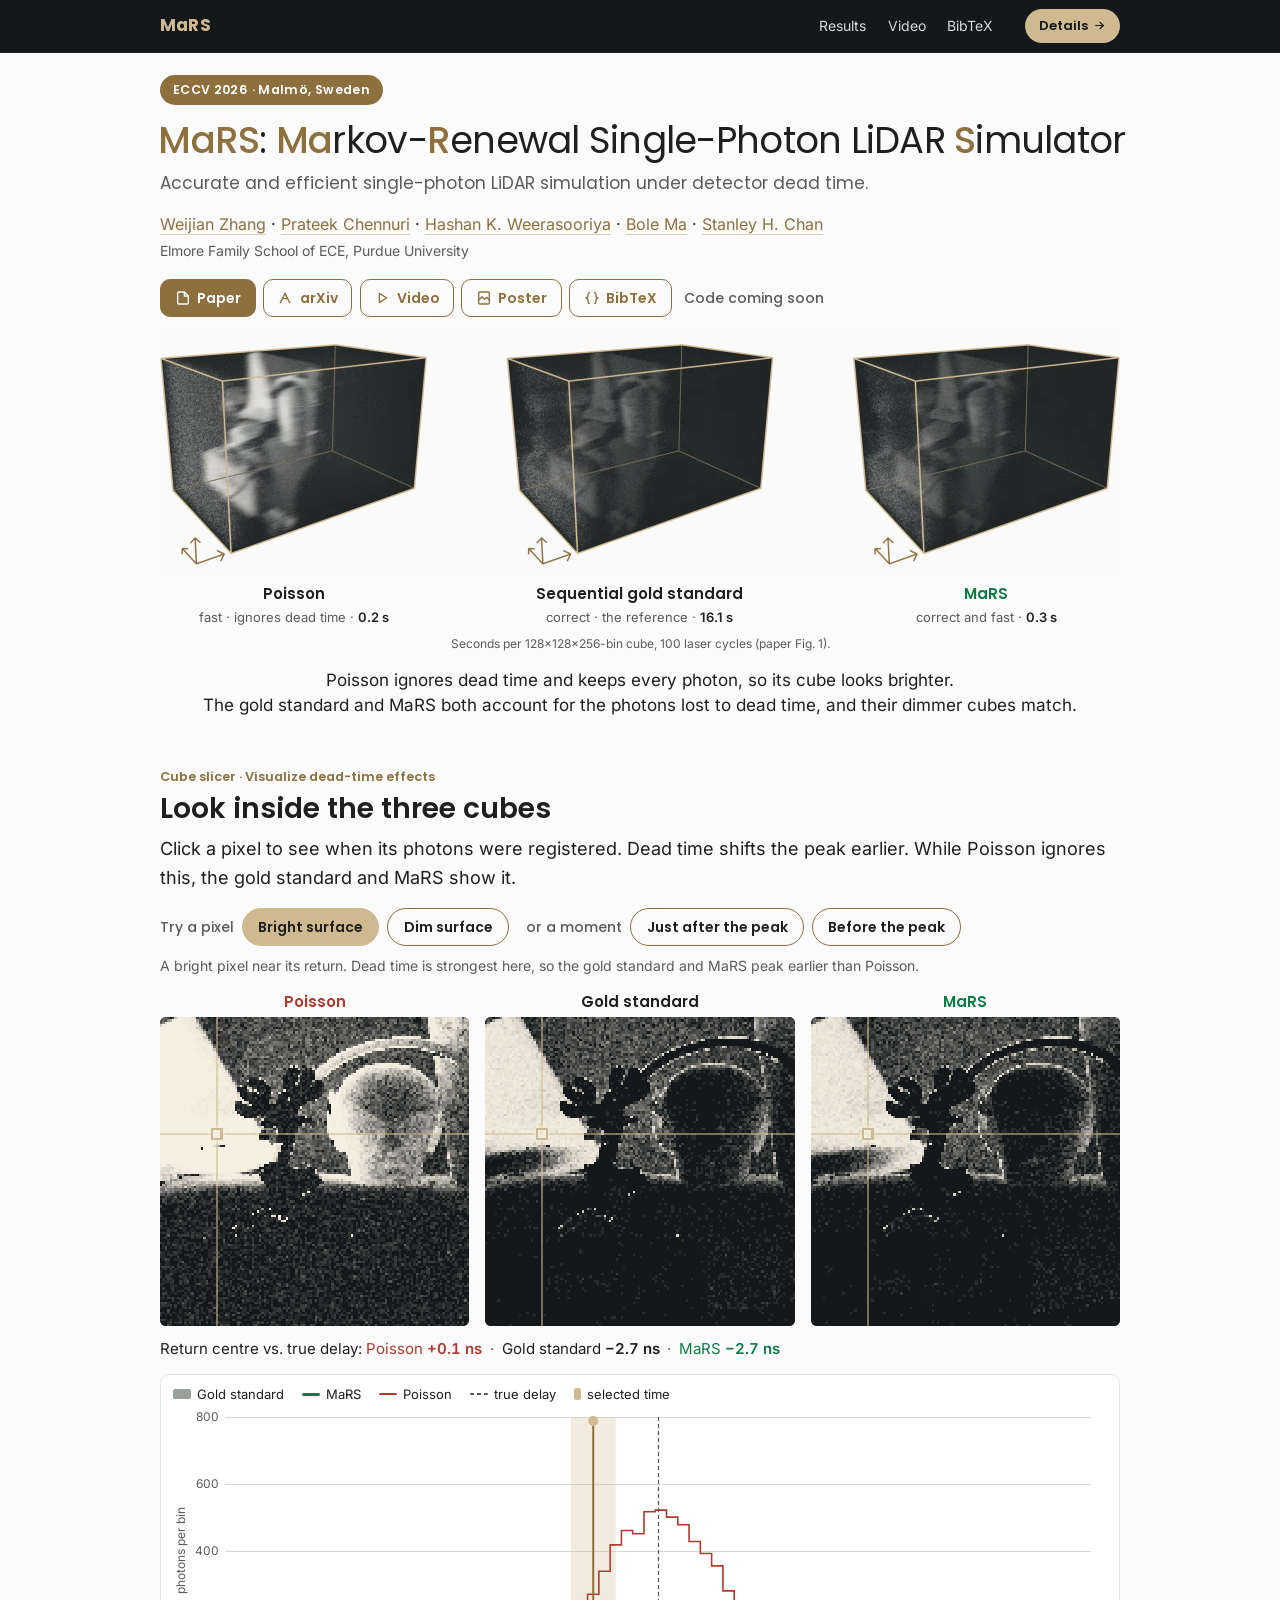
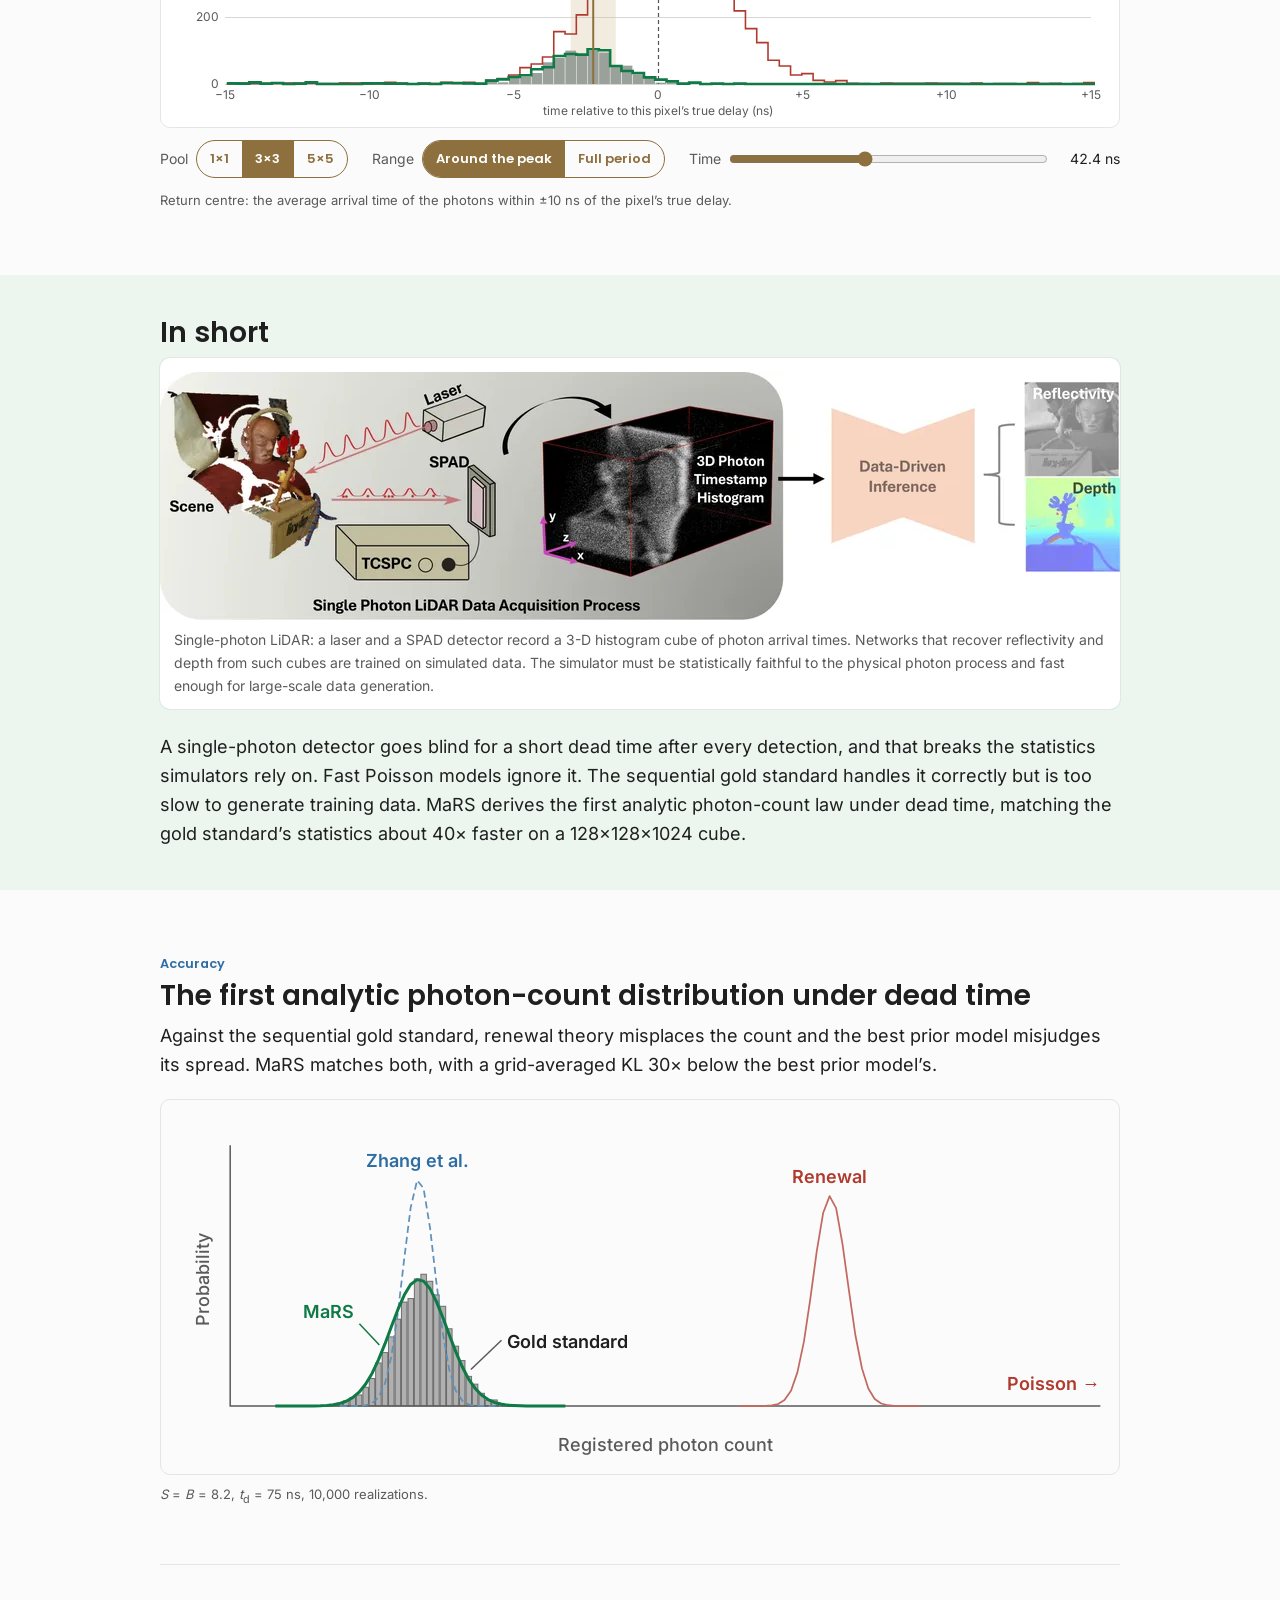
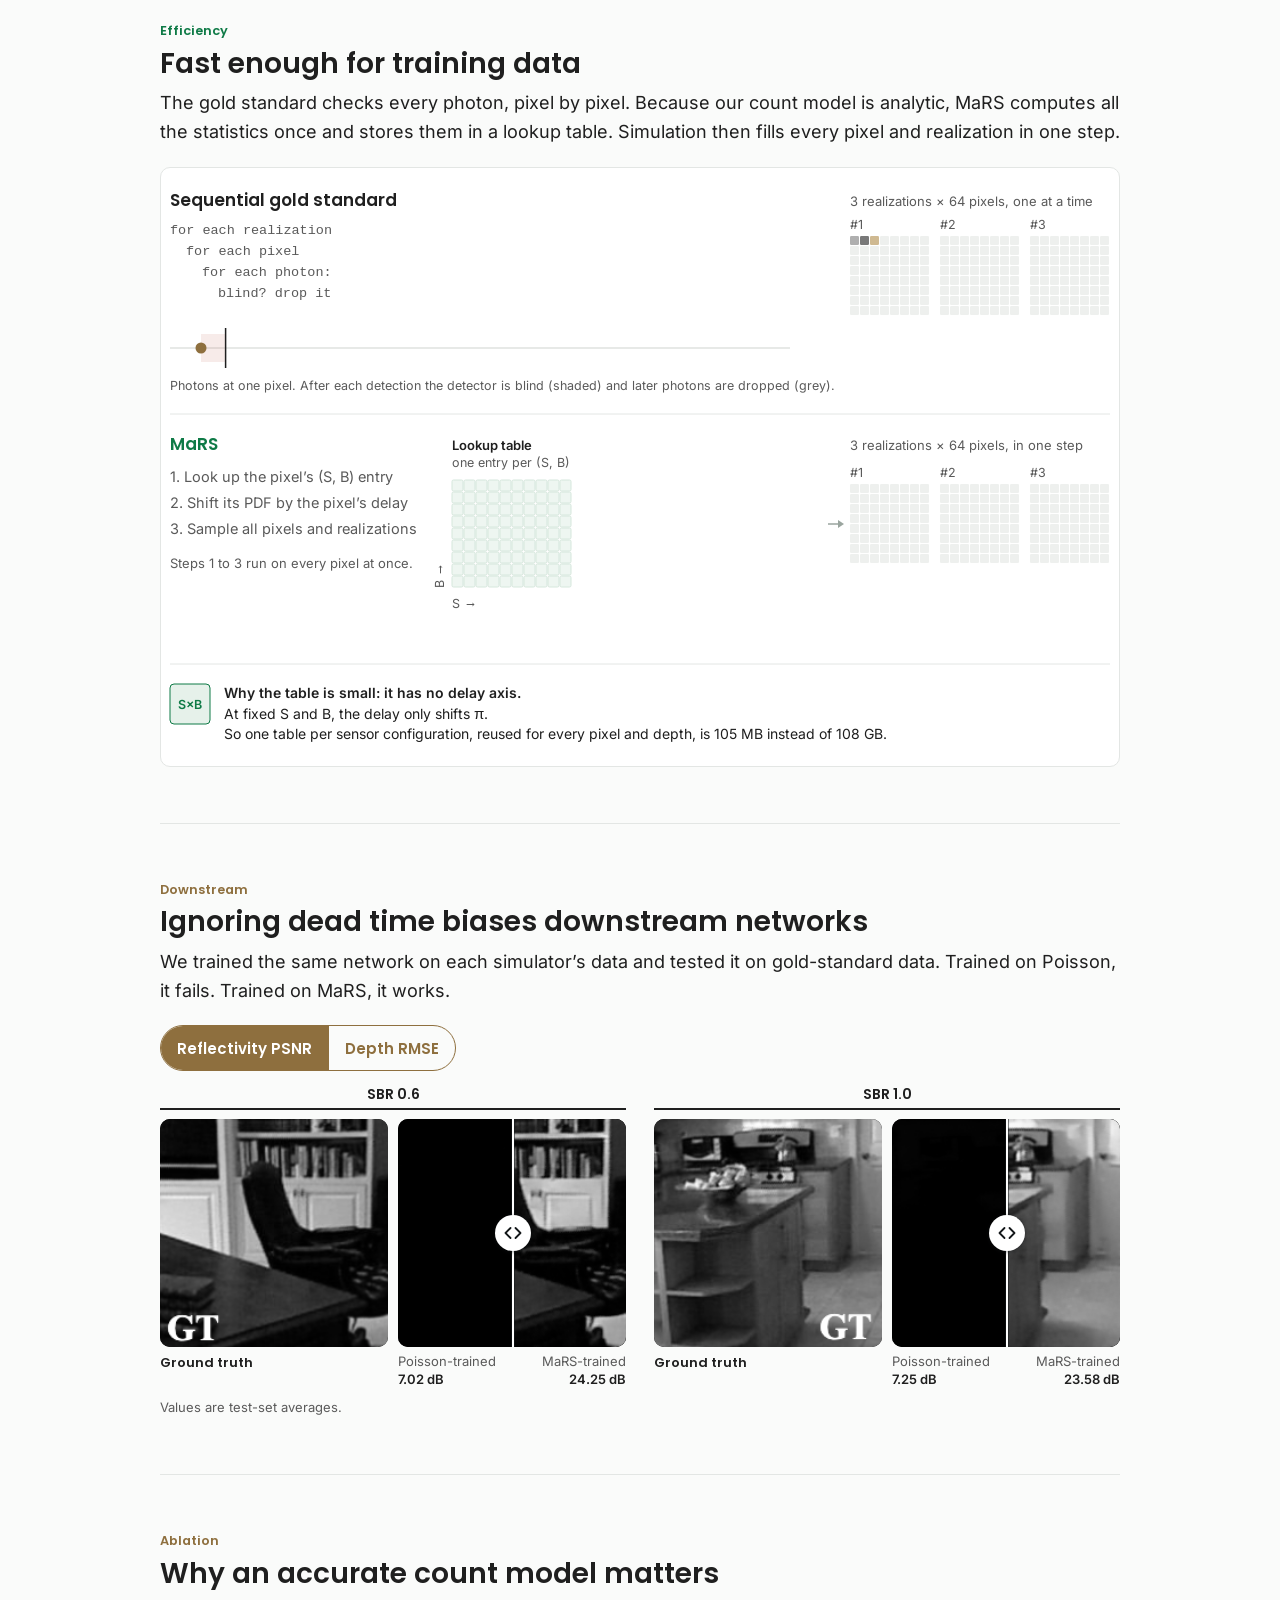
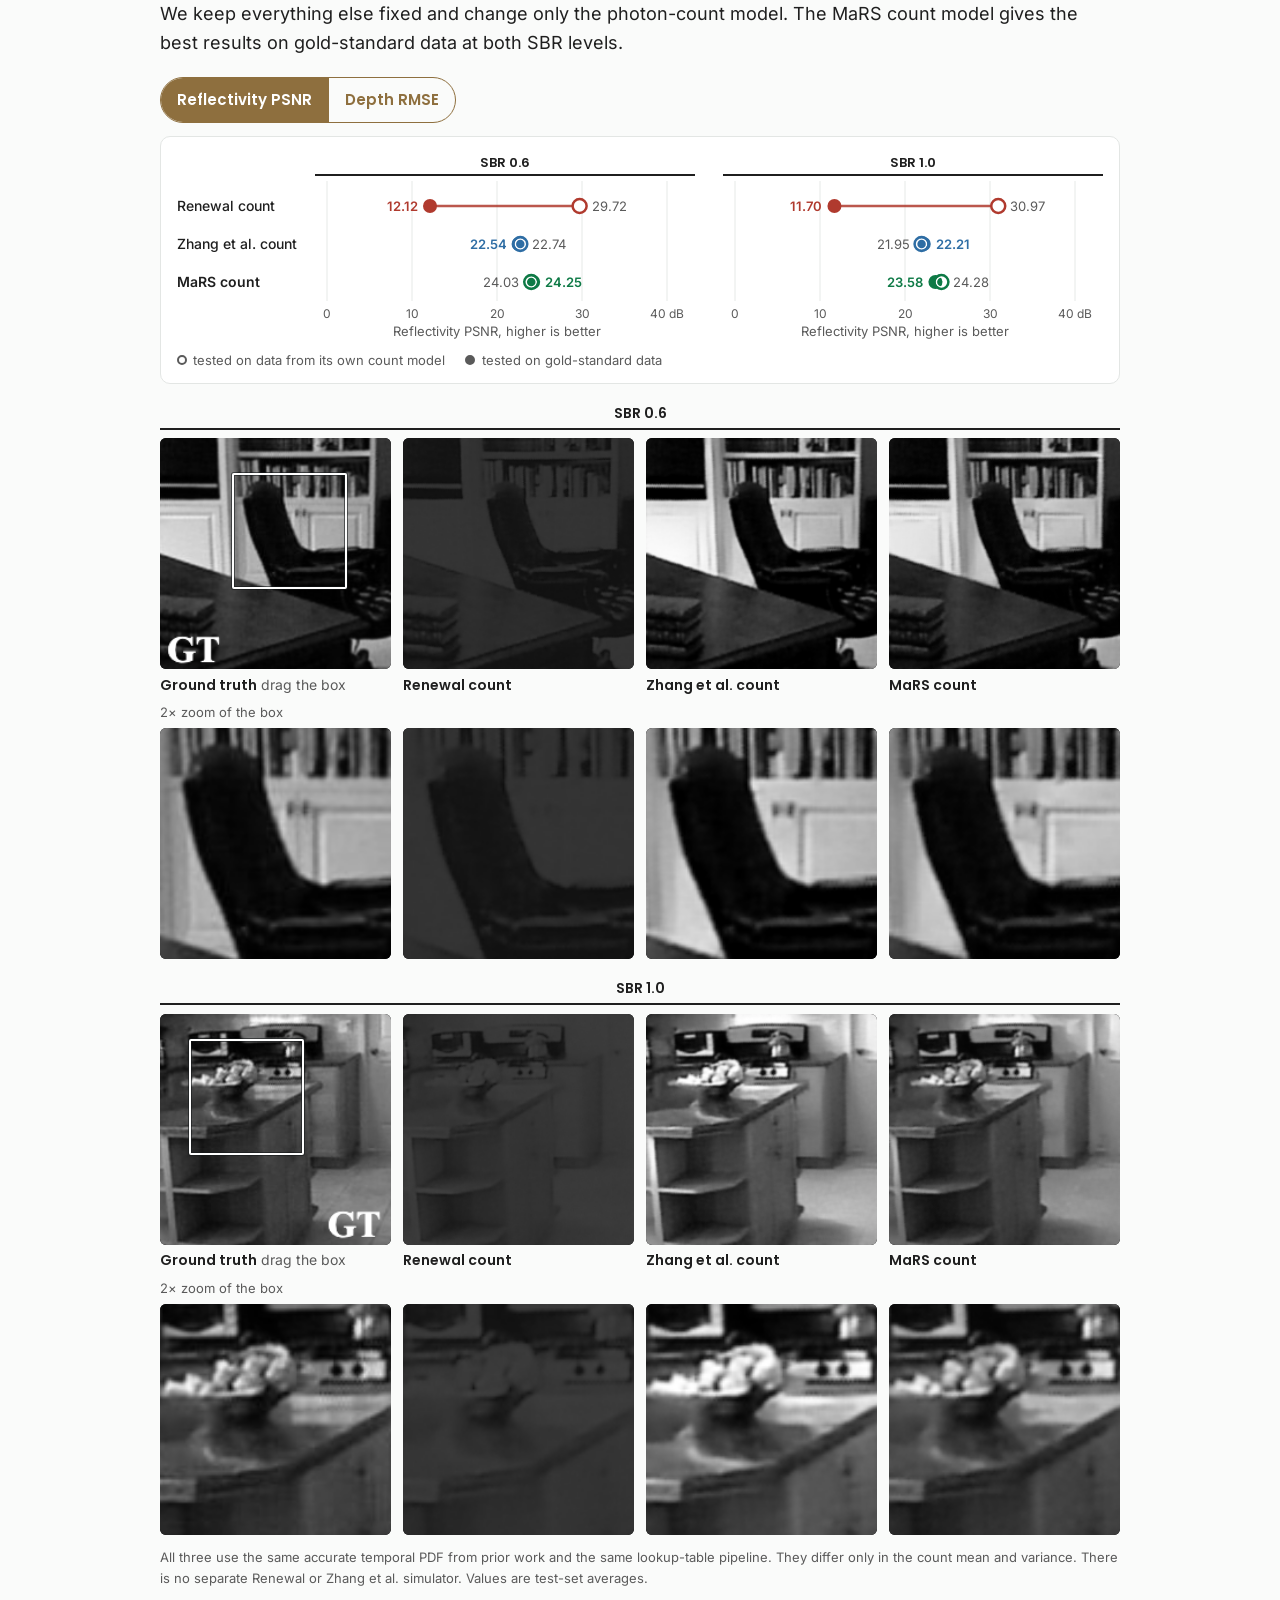
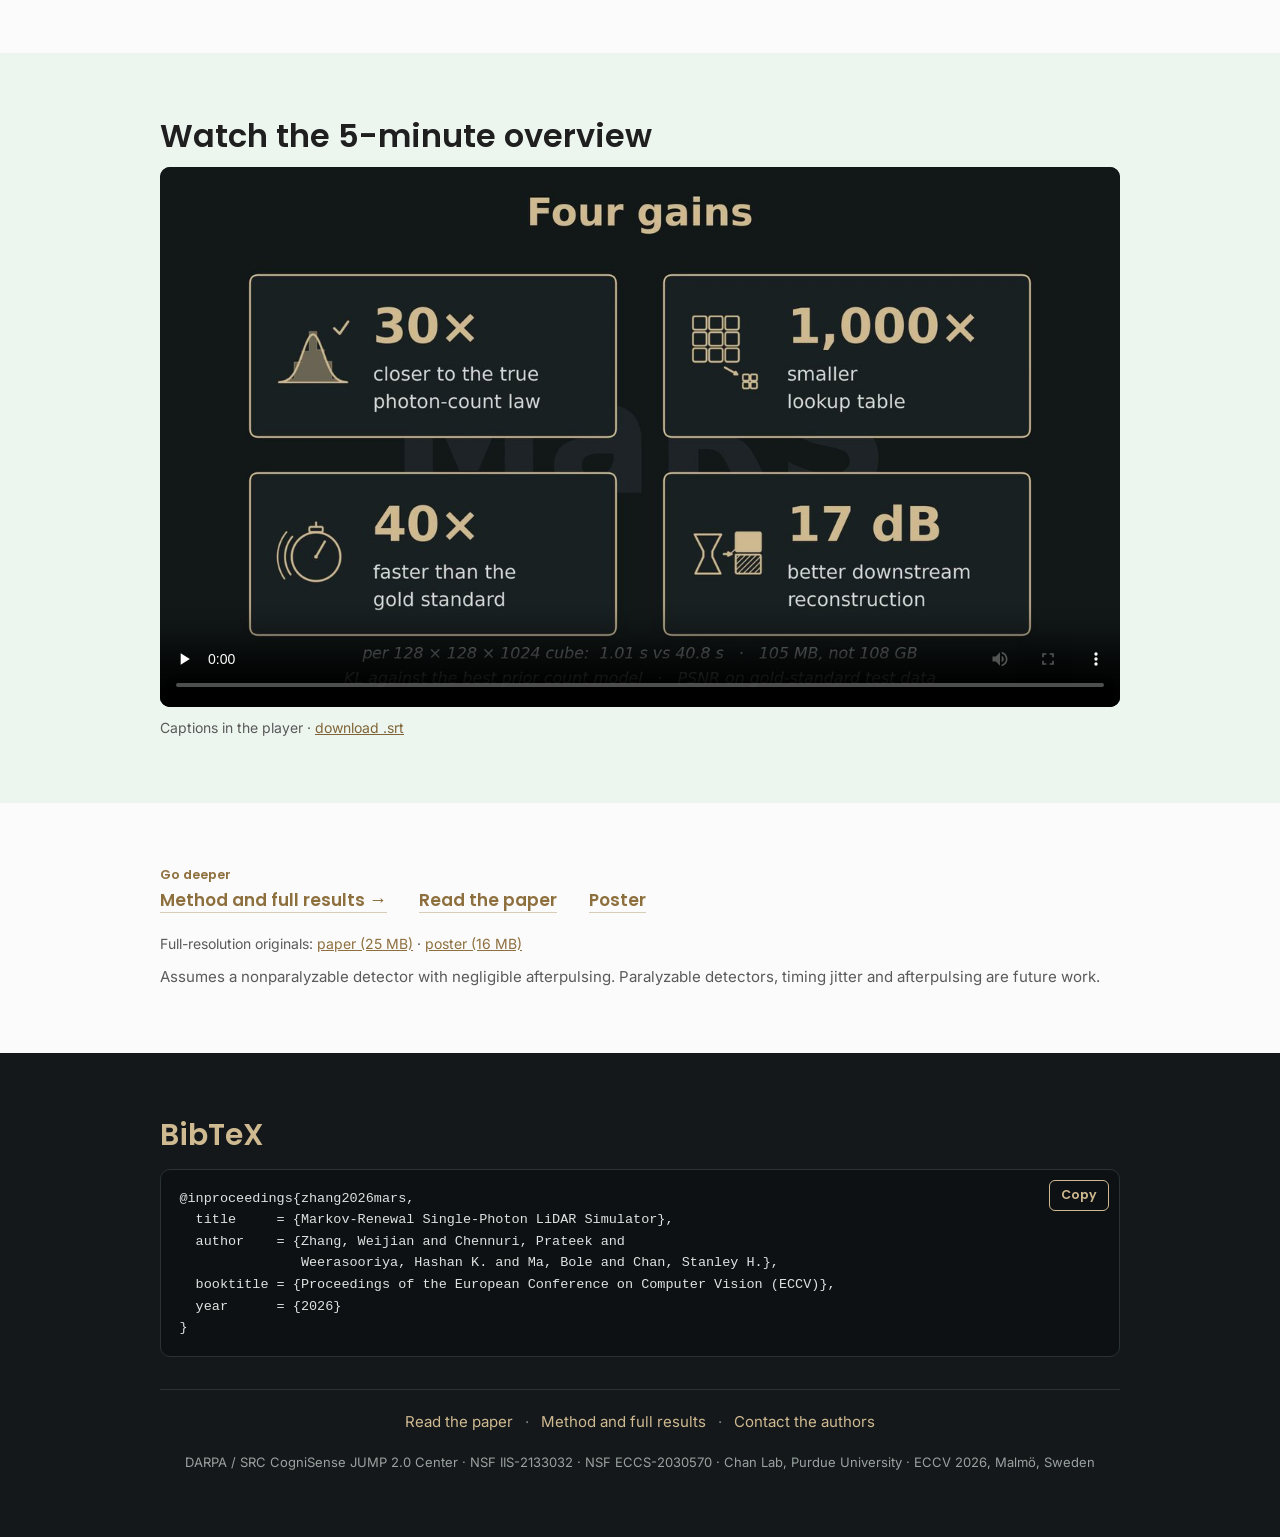
<file: index.html>
<!DOCTYPE html>
<html lang="en">
<head>
<meta charset="utf-8">
<meta name="viewport" content="width=device-width, initial-scale=1">

<!-- OLD ANCHORS — added stage 07 (v2). The seven technical bands moved to
     /details/; a link or bookmark to /#theory (and so on) must still land on
     that band. This is the FIRST script on the page, ahead of the stylesheets,
     so a redirect happens before anything renders. Tiny, no dependencies. -->
<script src="js/mars-redirect.js"></script>

<title>MaRS: Markov-Renewal Single-Photon LiDAR Simulator</title>
<meta name="description" content="MaRS gives the first analytic photon-count distribution under detector dead time, matching the sequential gold standard about 40× faster for a 128×128×1024 cube, and making physically faithful single-photon LiDAR training data practical. ECCV 2026.">
<link rel="canonical" href="https://mars-splidar.github.io/">

<!-- Inline SVG favicon. Declared so the browser never falls back to
     requesting /favicon.ico, which does not exist and 404s in production.
     A data URI keeps it off the network entirely. Ink ground, gold M —
     the nav wordmark at 32 px. Stage 1.5. -->
<link rel="icon" href='data:image/svg+xml,<svg xmlns="http://www.w3.org/2000/svg" viewBox="0 0 32 32"><rect width="32" height="32" rx="7" fill="%2314181A"/><path d="M7 24V8h4l5 9 5-9h4v16h-4v-9l-5 9-5-9v9z" fill="%23CFB991"/></svg>'>

<!-- Open Graph / Twitter card. Since stage 10b the image is built by
     tools/build_og_card.py from the teaser's own frame 0: title, ECCV 2026, the
     three cubes and their names, and NO timing or speed number — v1's card
     burned in 0.2 / 16.1 / 0.3 s beside this description's "40x ... 128x128x1024",
     two different experiments. "?v=3" (v2.1-D: rebuilt from the re-cut teaser's
     frame 0) makes crawlers re-fetch the new card; the
     file keeps its name so old shares never 404. -->
<meta property="og:type" content="website">
<meta property="og:site_name" content="MaRS">
<meta property="og:url" content="https://mars-splidar.github.io/">
<meta property="og:title" content="MaRS: Markov-Renewal Single-Photon LiDAR Simulator">
<meta property="og:description" content="The first analytic photon-count distribution under detector dead time. Matches the sequential gold standard, 40× faster for a 128×128×1024 cube. ECCV 2026.">
<meta property="og:image" content="https://mars-splidar.github.io/assets/img/og_card.png?v=3">
<meta property="og:image:width" content="1200">
<meta property="og:image:height" content="630">
<meta property="og:image:alt" content="Three simulated photon-count histogram cubes of the same scene, side by side: Poisson (fast, ignores dead time), the sequential gold standard (correct, the reference) and MaRS (correct and fast). The gold-standard and MaRS cubes look alike. The Poisson cube does not.">
<meta name="twitter:card" content="summary_large_image">
<meta name="twitter:title" content="MaRS: Markov-Renewal Single-Photon LiDAR Simulator">
<meta name="twitter:description" content="The first analytic photon-count distribution under detector dead time. Matches the sequential gold standard, 40× faster for a 128×128×1024 cube. ECCV 2026.">
<meta name="twitter:image" content="https://mars-splidar.github.io/assets/img/og_card.png?v=3">
<meta name="twitter:image:alt" content="Three simulated photon-count histogram cubes of the same scene, side by side: Poisson (fast, ignores dead time), the sequential gold standard (correct, the reference) and MaRS (correct and fast). The gold-standard and MaRS cubes look alike. The Poisson cube does not.">

<!-- Google Scholar. citation_pdf_url points at the WEB copy of the paper, the
     same file the hero's Paper button serves; the full-resolution original is
     a secondary link and is deliberately not advertised to crawlers. Added in
     stage 1.5, when paper/main.pdf arrived. -->
<meta name="citation_title" content="Markov-Renewal Single-Photon LiDAR Simulator">
<meta name="citation_author" content="Zhang, Weijian">
<meta name="citation_author" content="Chennuri, Prateek">
<meta name="citation_author" content="Weerasooriya, Hashan K.">
<meta name="citation_author" content="Ma, Bole">
<meta name="citation_author" content="Chan, Stanley H.">
<meta name="citation_conference_title" content="European Conference on Computer Vision (ECCV)">
<meta name="citation_publication_date" content="2026">
<meta name="citation_language" content="en">
<meta name="citation_pdf_url" content="https://mars-splidar.github.io/assets/docs/mars_paper.pdf">
<!-- citation_arxiv_id — added stage 06, when E4 resolved. Verified against
     arxiv.org/abs/2512.04924: title and all five authors match. -->
<meta name="citation_arxiv_id" content="2512.04924">

<!-- Webfonts are self-hosted (stage 10b; @font-face in css/mars.css). Preload
     only what this page's FIRST SCREEN renders — the hero uses all four Poppins weights and Inter. crossorigin is
     required: fonts are fetched in CORS mode even from our own origin. -->
<link rel="preload" href="assets/fonts/poppins-400-latin.woff2" as="font" type="font/woff2" crossorigin>
<link rel="preload" href="assets/fonts/poppins-500-latin.woff2" as="font" type="font/woff2" crossorigin>
<link rel="preload" href="assets/fonts/poppins-600-latin.woff2" as="font" type="font/woff2" crossorigin>
<link rel="preload" href="assets/fonts/poppins-700-latin.woff2" as="font" type="font/woff2" crossorigin>
<link rel="preload" href="assets/fonts/inter-latin.woff2" as="font" type="font/woff2" crossorigin>
<link rel="stylesheet" href="css/mars.css">

<script type="application/ld+json">
{
  "@context": "https://schema.org",
  "@type": "ScholarlyArticle",
  "headline": "Markov-Renewal Single-Photon LiDAR Simulator",
  "name": "Markov-Renewal Single-Photon LiDAR Simulator",
  "alternateName": "MaRS",
  "inLanguage": "en",
  "datePublished": "2026",
  "url": "https://mars-splidar.github.io/",
  "sameAs": "https://arxiv.org/abs/2512.04924",
  "identifier": {
    "@type": "PropertyValue",
    "propertyID": "arXiv",
    "value": "arXiv:2512.04924",
    "url": "https://arxiv.org/abs/2512.04924"
  },
  "image": "https://mars-splidar.github.io/assets/img/og_card.png",
  "abstract": "MaRS models single-photon detector registration as a Markov-renewal process, giving the first analytic photon-count distribution under dead time, with closed-form mean and variance and a delay-invariance theorem that removes depth from the lookup table.",
  "keywords": ["Single-Photon LiDAR", "Dead Time", "Markov-Renewal Process", "Physics-Based Simulator"],
  "publication": {
    "@type": "PublicationEvent",
    "name": "European Conference on Computer Vision (ECCV) 2026",
    "location": "Malmö, Sweden",
    "startDate": "2026-09-08",
    "endDate": "2026-09-12"
  },
  "author": [
    { "@type": "Person", "name": "Weijian Zhang",
      "identifier": "https://orcid.org/0009-0001-8142-3421",
      "affiliation": { "@type": "Organization", "name": "Elmore Family School of Electrical and Computer Engineering, Purdue University" } },
    { "@type": "Person", "name": "Prateek Chennuri",
      "identifier": "https://orcid.org/0009-0006-6257-962X",
      "affiliation": { "@type": "Organization", "name": "Elmore Family School of Electrical and Computer Engineering, Purdue University" } },
    { "@type": "Person", "name": "Hashan K. Weerasooriya",
      "identifier": "https://orcid.org/0000-0002-0143-9547",
      "affiliation": { "@type": "Organization", "name": "Elmore Family School of Electrical and Computer Engineering, Purdue University" } },
    { "@type": "Person", "name": "Bole Ma",
      "identifier": "https://orcid.org/0009-0007-0417-3979",
      "affiliation": { "@type": "Organization", "name": "Elmore Family School of Electrical and Computer Engineering, Purdue University" } },
    { "@type": "Person", "name": "Stanley H. Chan",
      "identifier": "https://orcid.org/0000-0001-5876-2073",
      "affiliation": { "@type": "Organization", "name": "Elmore Family School of Electrical and Computer Engineering, Purdue University" } }
  ],
  "funder": [
    { "@type": "Organization", "name": "DARPA / SRC CogniSense JUMP 2.0 Center" },
    { "@type": "Organization", "name": "National Science Foundation", "identifier": "IIS-2133032" },
    { "@type": "Organization", "name": "National Science Foundation", "identifier": "ECCS-2030570" }
  ]
}
</script>

<script src="js/site.config.js"></script>
<!-- js/mars-sections.js (the stub gate) is NOT loaded on this page since
     stage 07: every gate-able band moved to /details/, which loads it. -->
</head>
<body class="mars-home">

<a class="mars-skip" href="#main">Skip to content</a>

<!-- ======================================================================
     STICKY NAV — INK USE 1 OF 2 on this page. v2 (guide 0.3): three in-page
     anchors and the gold pill to /details/, in the place `Demo lab ↗`
     occupied in v1. /demos/ is unlinked from every public page (guide 0.2).
     ====================================================================== -->
<nav class="mars-nav" aria-label="Section navigation">
  <div class="mars-nav__inner">
    <a class="mars-nav__brand" href="#top">MaRS</a>

    <button class="mars-nav__burger" type="button"
            aria-expanded="false" aria-controls="mars-nav-links"
            aria-label="Toggle section menu">
      <svg class="mars-ico" width="16" height="16" viewBox="0 0 24 24" fill="none" stroke="currentColor" stroke-width="2" stroke-linecap="round" stroke-linejoin="round" aria-hidden="true" focusable="false"><path d="M4 6l16 0"/><path d="M4 12l16 0"/><path d="M4 18l16 0"/></svg>
    </button>

    <div class="mars-nav__links" id="mars-nav-links">
      <ul class="mars-nav__scroll">
        <li><a class="mars-nav__link" href="#results">Results</a></li>
        <li><a class="mars-nav__link" href="#video">Video</a></li>
        <li><a class="mars-nav__link" href="#bibtex">BibTeX</a></li>
        <li aria-hidden="true"><span class="mars-nav__divider"></span></li>
      </ul>
      <a class="mars-nav__pill" href="details/">Details
        <svg class="mars-ico" width="16" height="16" viewBox="0 0 24 24" fill="none" stroke="currentColor" stroke-width="2" stroke-linecap="round" stroke-linejoin="round" aria-hidden="true" focusable="false"><path d="M5 12l14 0"/><path d="M13 18l6 -6"/><path d="M13 6l6 6"/></svg></a>
    </div>
  </div>
</nav>

<main id="main">
<span id="top"></span>

<!-- ======================================================================
     HERO (guide 0.3 ①, "Compact" since v2.2-A, guide 0.7) — light PAPER.
     Title rules unchanged from v1 (guide 4.2 + stage 06's F3: the <h1> is
     visually hidden, never display:none'd, at 600 px and below, where the
     two-line title shows — v2.1-D; it was 467 px). v2.2-A tightens the
     spacing and shrinks the buttons so the teaser and its label row sit on
     the first 1280 x 800 screen, and moves Fig. 1 down into In short.
     ====================================================================== -->
<section class="mars-band" aria-labelledby="hero-title">
  <div class="mars-band__inner mars-hero__inner">
    <p class="mars-badge">ECCV 2026 · Malmö, Sweden</p>

    <!-- THE TITLE MARKUP IS EXACT.  `MaRS` = **Ma**rkov-**R**enewal
         **S**imulator, so the highlighted S is the S of *Simulator* — NOT the
         S of *Single-Photon*.  Same font size throughout; the contrast comes
         from colour and weight only.  GAP_REPORT.md #20. -->
    <h1 class="mars-hero__title" id="hero-title">
      <span class="mars-hl">MaRS</span>:
      <span class="mars-hl">Ma</span>rkov-<span class="mars-hl">R</span>enewal
      Single-Photon LiDAR <span class="mars-hl">S</span>imulator
    </h1>

    <!-- The narrow-screen title (v2.1-D; author, 2026-10-26): TWO LINES OF ONE
         SIZE, split after the acronym phrase, with the same gold highlights as
         the <h1> (the S is Simulator's). The longer second line fills the
         column; the first is left-aligned. Shown at 600 px and below, where the
         one-line title would fall under ~22 px; aria-hidden, because the <h1>
         above stays in the accessibility tree (visually hidden, stage 06 F3). -->
    <p class="mars-hero__title--narrow" aria-hidden="true">
      <span class="mars-hero__line1"><span class="mars-hl">MaRS</span>: <span class="mars-hl">Ma</span>rkov-<span class="mars-hl">R</span>enewal</span>
      <span class="mars-hero__line2">Single-Photon LiDAR <span class="mars-hl">S</span>imulator</span>
    </p>

    <p class="mars-hero__subhead">Accurate and efficient single-photon LiDAR simulation under detector dead time.</p>

    <p class="mars-hero__authors">
      <a href="https://orcid.org/0009-0001-8142-3421" target="_blank" rel="noopener">Weijian Zhang</a> ·
      <a href="https://orcid.org/0009-0006-6257-962X" target="_blank" rel="noopener">Prateek Chennuri</a> ·
      <a href="https://orcid.org/0000-0002-0143-9547" target="_blank" rel="noopener">Hashan K. Weerasooriya</a> ·
      <a href="https://orcid.org/0009-0007-0417-3979" target="_blank" rel="noopener">Bole Ma</a> ·
      <a href="https://orcid.org/0000-0001-5876-2073" target="_blank" rel="noopener">Stanley H. Chan</a>
    </p>
    <p class="mars-hero__affil">Elmore Family School of ECE, Purdue University</p>

    <!-- Built by js/mars-nav.js from window.MARS_CONFIG, each button with a
         16 px icon (v2.2-A). A null URL renders no link at all: plain grey
         text "<Label> coming soon" after the buttons (today: Code). Since v2
         the Video button is an in-page jump to #video, not a lightbox. The
         "Full-resolution originals" line moved to Go deeper in v2.2-A. -->
    <ul class="mars-hero__buttons" id="mars-hero-buttons"></ul>

    <!-- ==================================================================
         THE TEASER SLOT — Demo 1 (guide 0.3 ①, contract WEBSITE_BUILD_STATUS
         3.7, as changed by stage 09b and v2.1). Full content width, 1920 x 484
         since v2.1-D: v2.1-B's re-cut, cropped to the cubes on all four sides
         (the side gutters too, so the cube edges are the column edges) and
         slowed to 10 ns/s through the object; 11.07 s loop.
         Stage 08's anim_hero_cubes, landed by stage 09: three real cubes of one scene — Poisson, the
         sequential gold standard and MaRS — each from its own simulator,
         under one shared render, with a time slab sweeping the bins.

         THE POSTER IS THE LCP AND THE SAFE FAILURE MODE. The <img> is the
         animation's own frame 0 (anim_hero_cubes.jpg): eager,
         fetchpriority="high", never lazy. Stage 09b adds the 960 copy's own
         frame 0 to srcset: a phone at DPR <= 2 takes the 34 KB poster instead
         of the 121 KB one (poster paint ~0.84 s vs ~1.63 s at 1.6 Mbps,
         measured); a DPR-3 phone still takes the 1920 one. The video sits on top at opacity 0
         and is shown by js/mars-main.js only once it has OBSERVED a frame
         (`playing`), so a missing or failed file leaves the poster — the same
         three cubes — on screen, never a blank box. Because poster and video
         share frame 0 the swap is invisible, and the HTML label row shows
         from first paint.

         PHONES get anim_hero_cubes_960.* (stage 09b): the same cropped
         frames downscaled to 960 x 242 (v2.1-D; was 960 x 224). The FULL-size sources come first,
         gated by media="(min-width: 601px)"; at 600 px and below a browser
         skips them and takes the 960 copy. ORDER MATTERS: a browser that
         ignores `media` on <source> takes the first source it can play, so
         with this order its fallback is the full-size file (more bytes,
         never a softer picture). Listing the 960 copy first under
         max-width would make such a browser show the phone copy everywhere.

         NOTHING IS FETCHED BY MARKUP: preload="none" and no `autoplay`
         attribute. mars-main.js raises preload and calls play() itself, and never does
         under prefers-reduced-motion or Save-Data, which therefore fetch
         zero video bytes (stage 07 measured readyState 4 under reduce with
         preload="auto"). It is deliberately NOT a `.mars-media` slot:
         mars-media.js marks `.has-media` by declaration, which turns a 404
         into a blank box (stage 06, section 9).
         ================================================================== -->
    <figure class="mars-teaser" id="mars-teaser" data-teaser-state="poster"
            data-media-slot="teaser">
      <div class="mars-teaser__frame">
        <img class="mars-teaser__poster" src="assets/media/anim_hero_cubes.jpg"
             srcset="assets/media/anim_hero_cubes_960.jpg 960w,
                     assets/media/anim_hero_cubes.jpg 1920w"
             sizes="(max-width: 992px) calc(100vw - 32px), 960px"
             width="1920" height="484" fetchpriority="high" decoding="async"
             alt="Three simulated photon-count histogram cubes of the same scene, side by side: the Poisson simulator, the sequential gold standard and MaRS. The gold-standard and MaRS cubes look alike. The Poisson cube, which ignores dead time, does not.">
        <video class="mars-teaser__video" muted loop playsinline
               preload="none" width="1920" height="484" aria-hidden="true"
               tabindex="-1" disablepictureinpicture>
          <source src="assets/media/anim_hero_cubes.webm" type="video/webm"
                  media="(min-width: 601px)">
          <source src="assets/media/anim_hero_cubes.mp4" type="video/mp4"
                  media="(min-width: 601px)">
          <source src="assets/media/anim_hero_cubes_960.webm" type="video/webm">
          <source src="assets/media/anim_hero_cubes_960.mp4" type="video/mp4">
        </video>
      </div>

      <!-- The label row is HTML, never burned in (decision P5), so it stays
           legible on a phone and a screen reader reads it. Visible from
           first paint since stage 09: the poster under it is the same three
           cubes, in the same order.
           THE WORKLOAD LINE (Q17): the paper's Fig. 1 caption gives the three
           timings and NO workload, and nothing else in paper/ states one.
           Stage 08 (WEBSITE_BUILD_STATUS 5, Q17/Q18) recovered it from the
           paper's own Fig. 1 data files, which store the timings
           (0.2024 / 16.0622 / 0.3002 s): one 128 x 128 x 256-bin cube,
           N = 100 cycles, t_d 75 ns, B = 0.5, one realization. The line
           names the cube and the cycles; the dead time is named once on `/`,
           in Demo 2's caption, as the 75 ns simulation grid (#4). No machine
           is named: the files do not record one, so the 9700X is NOT this
           run's. 16.1 / 0.3 = 54x on this small cube — never set beside the
           40x as one claim. Since v2.2-A the line no longer says "not the 40x
           benchmark": with the gains strip gone, the only 40x on `/` is in In
           short, three bands down, with its own 128x128x1024 workload.
           PHONES (v2.2-P, the approved phone mock): name + time only. The
           descriptors sit in span.mars-teaser__desc, VISUALLY hidden at
           <= 600 px (css/mars.css), so screen readers still read them and
           tools/page_budget.py still counts them; no word changed. -->
      <div class="mars-teaser__labels" id="mars-teaser-labels">
        <dl class="mars-teaser__cols">
          <div class="mars-teaser__col">
            <dt>Poisson</dt>
            <dd><span class="mars-teaser__desc">fast · ignores dead time · </span><strong>0.2 s</strong></dd>
          </div>
          <div class="mars-teaser__col">
            <dt>Sequential gold standard</dt>
            <dd><span class="mars-teaser__desc">correct · the reference · </span><strong>16.1 s</strong></dd>
          </div>
          <div class="mars-teaser__col is-ours">
            <dt>MaRS</dt>
            <dd><span class="mars-teaser__desc">correct and fast · </span><strong>0.3 s</strong></dd>
          </div>
        </dl>
        <p class="mars-teaser__workload">Seconds per 128&times;128&times;256-bin cube, 100 laser cycles (paper Fig. 1).</p>
      </div>

      <!-- The guiding sentences, verbatim from guide 0.7, are the whole
           caption since v2.3-A (guide 0.8): the tagline "MaRS: an accurate
           and fast single-photon LiDAR simulator." is removed. The teaser's
           one message is HOW MANY photons; the slicer below carries WHEN.
           "Their dimmer cubes match", never "the same photons": the cubes are
           independent realizations (3.7 honesty rule 2). Body type, dark,
           centred; at >= 900 px each sentence is its own line (css/mars.css),
           below that the two wrap naturally. -->
      <figcaption class="mars-teaser__guide"><span class="mars-teaser__s">Poisson ignores dead time and keeps every photon, so its cube looks brighter.</span> <span class="mars-teaser__s">The gold standard and MaRS both account for the photons lost to dead time, and their dimmer cubes match.</span></figcaption>
    </figure>
  </div>
</section>

<!-- ======================================================================
     CUBE SLICER (stage v2.1-C; guide 0.6 items 3 and 5) — PAPER, directly
     under the hero's teaser, in its OWN band: v2.1-D's teaser landing
     changes only #mars-teaser's height attributes and cannot move this
     markup. Its one message is WHEN photons arrive; the teaser above
     carries HOW MANY.

     DATA: the same three Fig. 1 cubes as the teaser (one realization per
     simulator, independent), exported by tools/build_slicer_data.py to
     assets/data/slicer/ — never edit those files, re-run the script.
     HONESTY: one brightness mapping for all three images, fixed from the
     gold-standard cube (meta.json "brightness"); the chart plots raw counts
     on one shared axis, with no normalise control; the presets are picked
     by a data rule, not by eye (the script's docstring).

     LOADING: nothing here is fetched by markup. js/mars-main.js promotes the
     four placeholder images (data-src / data-srcset: a still of the default,
     bright-surface state, tools/build_slicer_placeholder.py) once the reader
     scrolls within 1500 px, and fetches js/mars-slicer.js + the data within
     600 px, or as soon as the block is on screen, or on the first touch,
     click or focus inside it. Save-Data / prefers-reduced-data: the
     placeholder only, and a button. Every box is reserved by CSS
     aspect-ratio, so the swap shifts nothing.

     WORD BUDGET (WEBSITE_BUILD_STATUS 3.7, v2.1 amendment): the eyebrow,
     title, guiding sentence, the three image names (a label row, like the
     teaser's), readout and footnote are prose and counted (420/420 with
     them at v2.1-C; the page is 458/520 at v2.2-A); control labels, the legend and the status line sit in .mars-ui
     and are reported separately by tools/page_budget.py.
     The guiding text is guide 0.7's three-sentence wording, verbatim
     (v2.2-A; it was guide 0.6 item 3's two sentences), so this is not an
     article.mars-demo (whose gate wants exactly one sentence);
     page_budget.py checks the slicer on its own. The eyebrow is the
     author's sentence-case "Cube slicer · Visualize dead-time effects"
     (restored in v2.2-D; v2.2-A had shortened it to "Cube slicer").
     ====================================================================== -->
<section class="mars-band mars-slicer-band" id="slicer" aria-labelledby="slicer-title">
  <div class="mars-band__inner">
    <p class="mars-eyebrow is-neutral">Cube slicer · Visualize dead-time effects</p>
    <h2 class="mars-demo__title" id="slicer-title">Look inside the three cubes</h2>
    <p class="mars-demo__sentence mars-slicer__guide">Click a pixel to see when its photons were registered. Dead time shifts the peak earlier. While Poisson ignores this, the gold standard and MaRS show it.</p>

    <figure class="mars-slicer" id="mars-slicer" data-media-slot="slicer"
            data-slicer-state="idle" data-slicer-base="assets/data/slicer/">
      <!-- PRESETS (v2.3-A, guide 0.8): a plain-text hint before each pair
           (grey, the chips' font, not focusable; on phones each hint starts
           its own line), then one note under the chips that follows the
           selected preset. The note is the live <p>; it is EMPTY after a
           manual pixel or time pick and keeps its height, because four
           aria-hidden copies of the notes share its grid cell, so the box is
           as tall as the tallest note at every width. The four sentences
           live only in tools/build_slicer_data.py (NOTES), which writes them
           to meta.json for js/mars-slicer.js and splices this block (the
           default, bright) between the markers; its --check fails if the
           block drifts or if a note's claims no longer hold in the data.
           Hints and note are UI text (.mars-ui): reported, not counted. -->
      <div class="mars-ui mars-slicer__presets" role="group" aria-label="Presets">
        <span class="mars-slicer__hint">Try a pixel</span>
        <button type="button" class="mars-slicer__chip" data-preset="bright"
                aria-pressed="true">Bright surface</button>
        <button type="button" class="mars-slicer__chip" data-preset="dim"
                aria-pressed="false">Dim surface</button>
        <span class="mars-slicer__hint is-second">or a moment</span>
        <button type="button" class="mars-slicer__chip" data-preset="shadow"
                aria-pressed="false">Just after the peak</button>
        <button type="button" class="mars-slicer__chip" data-preset="before"
                aria-pressed="false">Before the peak</button>
      </div>
      <div class="mars-ui mars-slicer__pnote">
        <!-- slicer_note:start -->
        <p class="mars-slicer__pnote-live" aria-live="polite">A bright pixel near its return. Dead time is strongest here, so the gold standard and MaRS peak earlier than Poisson.</p>
        <span class="mars-slicer__pnote-size" aria-hidden="true">A bright pixel near its return. Dead time is strongest here, so the gold standard and MaRS peak earlier than Poisson.</span>
        <span class="mars-slicer__pnote-size" aria-hidden="true">A dim pixel. Fewer photons arrive, so the shift is smaller.</span>
        <span class="mars-slicer__pnote-size" aria-hidden="true">Just after the return. The detector is still blind, so the gold standard and MaRS register almost nothing here. Poisson still does.</span>
        <span class="mars-slicer__pnote-size" aria-hidden="true">Before the return. Only background light reaches this pixel, and all three agree.</span>
        <!-- slicer_note:end -->
      </div>

      <div class="mars-slicer__stage">
        <!-- Same left-to-right order as the teaser: Poisson · gold standard ·
             MaRS. Each canvas is 128 x 128 device pixels, scaled nearest-
             neighbour; the placeholder <img> under it is that canvas's own
             pixels in the default state, so the swap is invisible. -->
        <div class="mars-slicer__trio">
          <div class="mars-slicer__cell is-poisson">
            <p class="mars-slicer__name">Poisson</p>
            <div class="mars-slicer__img">
              <img class="mars-slicer__ph" width="128" height="128" alt=""
                   decoding="async" data-src="assets/img/slicer_ph_poisson.webp">
              <noscript><img class="mars-slicer__ph" width="128" height="128"
                   src="assets/img/slicer_ph_poisson.webp" alt="Poisson time slice, bright-surface view."></noscript>
              <canvas class="mars-slicer__cv" width="128" height="128" tabindex="0"
                      role="img" data-cube="poisson"
                      aria-label="Poisson time slice. Arrow keys move the selected pixel."></canvas>
            </div>
          </div>
          <div class="mars-slicer__cell is-gold">
            <p class="mars-slicer__name">Gold standard</p>
            <div class="mars-slicer__img">
              <img class="mars-slicer__ph" width="128" height="128" alt=""
                   decoding="async" data-src="assets/img/slicer_ph_gold.webp">
              <noscript><img class="mars-slicer__ph" width="128" height="128"
                   src="assets/img/slicer_ph_gold.webp" alt="Gold-standard time slice, bright-surface view."></noscript>
              <canvas class="mars-slicer__cv" width="128" height="128" tabindex="0"
                      role="img" data-cube="gold"
                      aria-label="Gold-standard time slice. Arrow keys move the selected pixel."></canvas>
            </div>
          </div>
          <div class="mars-slicer__cell is-mars">
            <p class="mars-slicer__name">MaRS</p>
            <div class="mars-slicer__img">
              <img class="mars-slicer__ph" width="128" height="128" alt=""
                   decoding="async" data-src="assets/img/slicer_ph_mars.webp">
              <noscript><img class="mars-slicer__ph" width="128" height="128"
                   src="assets/img/slicer_ph_mars.webp" alt="MaRS time slice, bright-surface view."></noscript>
              <canvas class="mars-slicer__cv" width="128" height="128" tabindex="0"
                      role="img" data-cube="mars"
                      aria-label="MaRS time slice. Arrow keys move the selected pixel."></canvas>
            </div>
          </div>
        </div>

        <!-- THE READOUT — the return centre of each simulator, for the
             selected pixel and pooling. The static text is the default state
             (bright preset, 3 x 3), spliced in by tools/build_slicer_data.py
             from the data; its --check fails if it drifts. js/mars-slicer.js
             rewrites it with the same structure, throttled for the live
             region. -->
        <p class="mars-slicer__readout" aria-live="polite">
          <!-- slicer_readout:start -->
          <span class="mars-slicer__ro-lead">Return centre vs. true delay:</span> <span class="is-poisson">Poisson <b>+0.1&nbsp;ns</b></span> <span class="sep" aria-hidden="true">·</span> <span class="is-gold">Gold standard <b>&minus;2.7&nbsp;ns</b></span> <span class="sep" aria-hidden="true">·</span> <span class="is-mars">MaRS <b>&minus;2.7&nbsp;ns</b></span>
          <!-- slicer_readout:end -->
        </p>

        <div class="mars-slicer__chartbox">
          <div class="mars-ui mars-slicer__legend">
            <span><i class="mars-slicer__sw is-bars"></i>Gold standard</span>
            <span><i class="mars-slicer__sw is-mars"></i>MaRS</span>
            <span><i class="mars-slicer__sw is-poisson"></i>Poisson</span>
            <span><i class="mars-slicer__sw is-delay"></i>true delay</span>
            <span><i class="mars-slicer__sw is-time"></i>selected time</span>
          </div>
          <div class="mars-slicer__chart">
            <picture>
              <source media="(max-width: 600px)"
                      data-srcset="assets/img/slicer_ph_chart_390.webp">
              <img class="mars-slicer__ph" alt="" decoding="async"
                   data-src="assets/img/slicer_ph_chart_960.webp">
            </picture>
            <noscript><img class="mars-slicer__ph"
                 src="assets/img/slicer_ph_chart_960.webp"
                 alt="Photon-arrival histogram of a bright pixel."></noscript>
            <canvas class="mars-slicer__chartcv" role="img"
                    aria-label="Photon-arrival histogram of the selected pixel: gold-standard bars, MaRS and Poisson as lines, raw counts on one shared axis, with the pixel's true delay dashed and the selected time marked."></canvas>
          </div>
        </div>

        <div class="mars-ui mars-slicer__status" hidden>
          <p class="mars-slicer__msg" data-msg="loading" hidden>Loading the
            three cubes…</p>
          <p class="mars-slicer__msg is-error" data-msg="error" hidden>The
            interactive slicer could not load. This is a still of the
            bright-surface view.</p>
          <button type="button" class="mars-slicer__load" data-msg="saver"
                  hidden>Load the interactive slicer (&asymp;&nbsp;1.8&nbsp;MB)</button>
        </div>
      </div>

      <div class="mars-ui mars-slicer__controls">
        <div class="mars-slicer__ctl">
          <span class="mars-slicer__ctl-label" id="slicer-pool-label">Pool</span>
          <div class="mars-slicer__seg" role="group" aria-labelledby="slicer-pool-label">
            <button type="button" data-pool="0" aria-pressed="false">1&times;1</button>
            <button type="button" data-pool="1" aria-pressed="true">3&times;3</button>
            <button type="button" data-pool="2" aria-pressed="false">5&times;5</button>
          </div>
        </div>
        <div class="mars-slicer__ctl">
          <span class="mars-slicer__ctl-label" id="slicer-range-label">Range</span>
          <div class="mars-slicer__seg" role="group" aria-labelledby="slicer-range-label">
            <button type="button" data-zoom="1" aria-pressed="true">Around the peak</button>
            <button type="button" data-zoom="0" aria-pressed="false">Full period</button>
          </div>
        </div>
        <label class="mars-slicer__ctl mars-slicer__time">
          <span class="mars-slicer__ctl-label">Time</span>
          <input class="mars-slicer__range" type="range" min="0" max="255"
                 step="1" value="108" aria-valuetext="42.4 ns">
          <output class="mars-slicer__tval">42.4&nbsp;ns</output>
        </label>
      </div>

      <figcaption class="mars-demo__note mars-slicer__note">Return centre: the
        average arrival time of the photons within &plusmn;10&nbsp;ns of the
        pixel&rsquo;s true delay.</figcaption>
    </figure>
  </div>
</section>

<!-- ======================================================================
     IN SHORT (guide 0.7, stage v2.2-A) — a full-bleed MINT band right after
     the slicer: the demos come first, then the words and the context.
     The paragraph is the v2 63-word text, verbatim, with its one semicolon
     replaced by a full stop (guide 0.7). Hygiene: the gold standard handles
     dead time CORRECTLY (#2); MaRS MATCHES it (#3); the 40x carries its
     workload, 128x128x1024, in the same sentence. The four gains strip that
     sat here until v2.1 is GONE (guide 0.7; WEBSITE_BUILD_STATUS 3.7, v2.2
     amendment): each number now lives in its own module.
     v2.3-A (guide 0.8): the order inside the band is heading, the Fig. 1
     card with its new three-sentence caption, then this paragraph.
     ====================================================================== -->
<section class="mars-band is-mint mars-inshort-band" id="in-short" aria-labelledby="in-short-heading">
  <div class="mars-band__inner">
    <h2 class="mars-demo__title" id="in-short-heading">In short</h2>
    <!-- ==================================================================
         FIG. 1 TOP HALF, WITHOUT THE QUESTION (v2.2-A; guide 0.7). The
         paper's acquisition process, the 3-D photon timestamp histogram and
         data-driven inference of reflectivity and depth, as context after
         the demos. Exported from the vector Fig1_teaser.pdf by
         tools/build_fig1_context.py, which removes "Can we simulate this
         process? Fast and Precise?" and its yellow arrow from the PDF
         content and verifies that no other pixel changes — re-run it, never
         edit the images. The cube's red edges are pixels of a raster in the
         PDF, so they stay red (author, 2026-10-26).

         A WHITE CARD inside the mint band. The image spans the card's full
         width (the card's edge is a 1 px ring drawn outside it, and its
         padding is vertical only), so its text is never smaller than v2.1's
         column-wide export; the caption has its own side padding.

         TWO PICTURES, ONE SLOT, as v2.1-A's question: desktop (>= 601 px)
         the whole top half; phones (<= 600 px) two stacked crops, the
         acquisition panel and then inference (the second resolves to a 1 x 1
         data: GIF on a desktop and is hidden).
         v2.2-P (T3): the phone inference crop is the TIGHT one
         (fig1_context_infer_tight*, cut from the ink by the same script: no
         incoming arrow on its left edge, no blank band), shown at 68 % of the
         card, centred, 12 px under the acquisition crop, in a card with
         10 px padding (the approved phone mock).
         v2.2-D (T3): the phone acquisition crop is the TIGHT one too
         (fig1_context_acq_tight*, same script): it ends 8 pt right of the
         cube, before the arrow to the inference panel, so no arrow stub
         remains at its right edge.

         LAZY, BY SCRIPT. It is below the first screen now, and Chrome's
         native loading="lazy" fetches anything within ~1250-2500 px of the
         viewport, so a cold load at 1280 x 800 would still pull it. Instead
         every URL ships as data-srcset / data-src and js/mars-main.js
         promotes them once the reader has scrolled to within 1500 px, or the
         figure is on screen (the slicer stills' rule). The <img> carries a
         1 x 1 data: GIF until then (no request, no alt-text flash), and CSS
         aspect-ratio reserves each crop's exact box, so the swap shifts
         nothing. <noscript> carries the real pictures.
         ================================================================== -->
    <figure class="mars-context" id="mars-context" data-media-slot="context">
      <picture class="mars-context__pic">
        <source media="(max-width: 600px)" type="image/webp"
                data-srcset="assets/img/fig1_context_acq_tight_600.webp 600w,
                             assets/img/fig1_context_acq_tight.webp 1200w"
                sizes="calc(100vw - 32px)" width="1200" height="483">
        <source media="(max-width: 600px)"
                data-srcset="assets/img/fig1_context_acq_tight.png"
                width="1200" height="483">
        <source type="image/webp"
                data-srcset="assets/img/fig1_context_960.webp 960w,
                             assets/img/fig1_context.webp 1920w"
                sizes="(max-width: 992px) calc(100vw - 32px), 960px"
                width="1920" height="496">
        <img class="mars-context__main" src="[data-uri]"
             data-src="assets/img/fig1_context.png" width="1920" height="496"
             decoding="async"
             alt="From the paper's Figure 1, single-photon LiDAR data acquisition and use. A laser illuminates a scene, and a SPAD detector with TCSPC timing electronics records the returning photons as a 3-D photon timestamp histogram cube. Data-driven inference turns that cube into reflectivity and depth images.">
      </picture>
      <picture class="mars-context__pic mars-context__more">
        <source media="not all and (max-width: 600px)"
                srcset="[data-uri]"
                width="1" height="1">
        <source type="image/webp"
                data-srcset="assets/img/fig1_context_infer_tight_600.webp 600w,
                             assets/img/fig1_context_infer_tight.webp 1200w"
                sizes="calc((100vw - 52px) * 0.68)" width="1200" height="799">
        <img class="mars-context__infer" src="[data-uri]"
             data-src="assets/img/fig1_context_infer_tight.png" width="1200" height="799"
             decoding="async" alt="">
      </picture>
      <noscript>
        <style>.mars-context__pic { display: none !important; }</style>
        <picture class="mars-context__ns">
          <source media="(max-width: 600px)" srcset="assets/img/fig1_context_acq_tight.png"
                  width="1200" height="483">
          <img src="assets/img/fig1_context.png" width="1920" height="496"
               alt="From the paper's Figure 1, single-photon LiDAR data acquisition and use: a SPAD detector records a 3-D photon timestamp histogram cube, which data-driven inference turns into reflectivity and depth.">
        </picture>
      </noscript>
      <figcaption class="mars-context__caption">Single-photon LiDAR: a laser and a SPAD detector record a 3-D histogram cube of photon arrival times. Networks that recover reflectivity and depth from such cubes are trained on simulated data. The simulator must be statistically faithful to the physical photon process and fast enough for large-scale data generation.</figcaption>
    </figure>

    <!-- v2.3-A (guide 0.8): the paragraph follows the figure, unchanged. -->
    <p class="mars-section__lede mars-inshort">A single-photon detector goes blind for a short dead time after every detection, and that breaks the statistics simulators rely on. Fast Poisson models ignore it. The sequential gold standard handles it correctly but is too slow to generate training data. MaRS derives the first analytic photon-count law under dead time, matching the gold standard&rsquo;s statistics about 40&times; faster on a 128&times;128&times;1024 cube.</p>
  </div>
</section>

<!-- ======================================================================
     RESULTS (guide 0.3 ③) — PAPER. Two demo cards, stacked; each is
     eyebrow · title (<= 8 words) · ONE sentence (<= 35 words) · ONE media
     item. No tabs. tools/page_budget.py measures all of it.

     Each media item is a `[data-media-slot]` container with a stable id —
     #demo-accuracy-media and #demo-downstream-media. Stage 09 replaces the
     CONTENTS of those two figures and nothing around them.
     ====================================================================== -->
<section class="mars-band" id="results" aria-labelledby="results-heading">
  <div class="mars-band__inner">
    <h2 class="mars-visually-hidden" id="results-heading">Results</h2>

    <!-- DEMO 2 — ACCURACY.
         THE TRAP (WEBSITE_BUILD_STATUS 5, stage 06, 2c): the 30x in the
         sentence is the GRID-AVERAGED KL (0.409 / 0.013). Paper Fig. 5 prints
         PER-CONFIGURATION KLs, which are NOT the 30x. So the graphic below
         carries NO number at all — no KL, no tick values (stage 09, T2) — and
         the caption names only the operating point and the reference.
         The graphic is generated: tools/build_demo_count.py reads the repo's
         stored results through video/data.py::count_distributions(), writes
         assets/img/demo_count.svg and splices the same SVG in between the
         markers, so its text is real <text> in the site fonts. Re-run it,
         never edit it here; `--check` fails on drift. -->
    <article class="mars-demo" id="demo-accuracy"
             aria-labelledby="demo-accuracy-title">
      <p class="mars-eyebrow is-theory">Accuracy</p>
      <h3 class="mars-demo__title" id="demo-accuracy-title">The first analytic photon-count distribution under dead time</h3>
      <!-- v2.2-A (guide 0.7, stage doc T5): the title says "first analytic",
           not "accurate for the first time" (the gold standard is accurate
           already, by brute force, #2). The sentence's semicolon became a
           full stop, so it is two sentences now; page_budget.py allows that
           for this card. No other word changed. -->
      <p class="mars-demo__sentence">Against the sequential gold standard, renewal theory misplaces the count and the best prior model misjudges its spread. MaRS matches both, with a grid-averaged KL 30&times; below the best prior model&rsquo;s.</p>
      <!-- The operating point is data.py's default, grid index (8, 8, 5):
           S = B = 8.2, t_d = 75 ns — the SIMULATION grid's dead time, not the
           real hardware's (non-negotiable #4; the hardware figure is not on
           this page). Bars: 10 000 sequential realizations. -->
      <figure class="mars-demo__media mars-count-fig" id="demo-accuracy-media"
              data-media-slot="demo-accuracy">
        <div class="mars-count-fig__frame">
          <!-- v2.2-P: two charts from one script, one per breakpoint (the
               phone one is 340 x 240 units, >= 200 px tall). Each sits in a
               .mars-schematic wrapper OUTSIDE its splice markers, so its
               words are reported by tools/page_budget.py, not counted, and
               the desktop SVG stays byte-identical. -->
          <div class="mars-schematic mars-count-fig__wide">
          <!-- demo_count:start (generated by tools/build_demo_count.py; do not edit by hand) -->
          <svg class="mars-count" xmlns="http://www.w3.org/2000/svg" viewBox="0 0 720 272" role="img" aria-label="Count distribution at one high-flux operating point. Bars: the sequential gold standard's histogram. The renewal model's distribution sits far to the right of it. Zhang et al.'s is centred on it but much too narrow. MaRS matches both its centre and its width. Poisson's prediction lies far off the chart to the right." font-family="Inter, Helvetica Neue, Arial, sans-serif" style="font-family: var(--font-body, Inter, 'Helvetica Neue', Arial, sans-serif)">
            <style>.mars-count text{font-size:18px}@media (min-width:901px){.mars-count text{font-size:13.5px}}@media (max-width:600px){.mars-count text{font-size:26px}}</style>
            <g style="fill: var(--dark, #1F1F1F); stroke: var(--dark, #1F1F1F)" fill-opacity="0.34" stroke-opacity="0.55" stroke-width="0.75">
              <rect x="108.1" y="223.9" width="4.2" height="0.1"/>
              <rect x="112.9" y="223.8" width="4.2" height="0.2"/>
              <rect x="117.7" y="223.8" width="4.2" height="0.2"/>
              <rect x="122.6" y="223.5" width="4.2" height="0.5"/>
              <rect x="127.4" y="223.5" width="4.2" height="0.5"/>
              <rect x="132.3" y="221.7" width="4.2" height="2.3"/>
              <rect x="137.1" y="220.1" width="4.2" height="3.9"/>
              <rect x="142.0" y="217.6" width="4.2" height="6.4"/>
              <rect x="146.8" y="215.6" width="4.2" height="8.4"/>
              <rect x="151.7" y="209.9" width="4.2" height="14.1"/>
              <rect x="156.5" y="203.3" width="4.2" height="20.7"/>
              <rect x="161.3" y="191.6" width="4.2" height="32.4"/>
              <rect x="166.2" y="183.8" width="4.2" height="40.2"/>
              <rect x="171.0" y="172.0" width="4.2" height="52.0"/>
              <rect x="175.9" y="158.7" width="4.2" height="65.3"/>
              <rect x="180.7" y="145.8" width="4.2" height="78.2"/>
              <rect x="185.6" y="143.2" width="4.2" height="80.8"/>
              <rect x="190.4" y="128.4" width="4.2" height="95.6"/>
              <rect x="195.3" y="124.9" width="4.2" height="99.1"/>
              <rect x="200.1" y="130.2" width="4.2" height="93.8"/>
              <rect x="204.9" y="140.4" width="4.2" height="83.6"/>
              <rect x="209.8" y="149.0" width="4.2" height="75.0"/>
              <rect x="214.6" y="165.9" width="4.2" height="58.1"/>
              <rect x="219.5" y="179.0" width="4.2" height="45.0"/>
              <rect x="224.3" y="189.8" width="4.2" height="34.2"/>
              <rect x="229.2" y="201.7" width="4.2" height="22.3"/>
              <rect x="234.0" y="207.5" width="4.2" height="16.5"/>
              <rect x="238.9" y="214.4" width="4.2" height="9.6"/>
              <rect x="243.7" y="219.5" width="4.2" height="4.5"/>
              <rect x="248.5" y="219.4" width="4.2" height="4.6"/>
              <rect x="253.4" y="222.6" width="4.2" height="1.4"/>
              <rect x="258.2" y="223.1" width="4.2" height="0.9"/>
              <rect x="263.1" y="223.6" width="4.2" height="0.4"/>
              <rect x="267.9" y="223.9" width="4.2" height="0.1"/>
              <rect x="282.5" y="223.9" width="4.2" height="0.1"/>
            </g>
            <g style="stroke: var(--grey, #5A5A5A)" stroke-width="1.5" fill="none" vector-effect="non-scaling-stroke">
              <path vector-effect="non-scaling-stroke" d="M52 28V224.0H706"/>
            </g>
            <polyline class="mars-count__renewal" points="434.7,224.0 439.6,224.0 444.4,224.0 449.2,224.0 454.1,223.9 458.9,223.5 463.8,222.5 468.6,219.5 473.5,212.5 478.3,198.7 483.2,175.6 488.0,143.5 492.8,107.9 497.7,78.7 502.5,66.2 507.4,75.3 512.2,102.3 517.1,137.6 521.9,170.8 526.8,195.6 531.6,210.8 536.4,218.7 541.3,222.1 546.1,223.4 551.0,223.9 555.8,224.0 560.7,224.0 565.5,224.0 570.4,224.0" fill="none" style="stroke: #C26A61" stroke-width="1.75" stroke-linejoin="round" vector-effect="non-scaling-stroke"/>
            <polyline class="mars-count__icip" points="134.4,224.0 139.2,224.0 144.0,224.0 148.9,223.9 153.7,223.4 158.6,221.9 163.4,217.6 168.3,207.2 173.1,186.8 178.0,154.3 182.8,113.3 187.6,75.1 192.5,54.4 197.3,60.3 202.2,90.1 207.0,131.3 211.9,169.6 216.7,197.0 221.6,212.6 226.4,219.9 231.2,222.8 236.1,223.7 240.9,223.9 245.8,224.0 250.6,224.0 255.5,224.0" fill="none" style="stroke: #6190BA" stroke-width="1.75" stroke-dasharray="7 4" stroke-linejoin="round" vector-effect="non-scaling-stroke"/>
            <polyline class="mars-count__ours" points="85.9,224.0 90.8,224.0 95.6,224.0 100.4,224.0 105.3,224.0 110.1,224.0 115.0,223.9 119.8,223.8 124.7,223.5 129.5,223.0 134.4,222.0 139.2,220.4 144.0,217.7 148.9,213.6 153.7,207.6 158.6,199.5 163.4,189.3 168.3,177.3 173.1,164.4 178.0,151.6 182.8,140.6 187.6,132.6 192.5,129.0 197.3,130.1 202.2,135.9 207.0,145.5 211.9,157.6 216.7,170.6 221.6,183.3 226.4,194.5 231.2,203.7 236.1,210.7 240.9,215.7 245.8,219.1 250.6,221.3 255.5,222.5 260.3,223.3 265.2,223.6 270.0,223.8 274.8,223.9 279.7,224.0 284.5,224.0 289.4,224.0 294.2,224.0 299.1,224.0 303.9,224.0" fill="none" style="stroke: var(--green, #0E7A46)" stroke-width="3.0" stroke-linejoin="round" vector-effect="non-scaling-stroke"/>
            <text x="502.5" y="56.2" text-anchor="middle" font-size="18" font-weight="600" style="fill: var(--red, #B03A2E)">Renewal</text>
            <text x="192.5" y="44.4" text-anchor="middle" font-size="18" font-weight="600" style="fill: var(--blue, #2E6DA4)">Zhang et al.</text>
            <path d="M149.1 162.1L164.1 178.1" style="stroke: var(--green, #0E7A46)" stroke-width="1.5" fill="none" vector-effect="non-scaling-stroke"/>
            <text x="145.1" y="158.1" text-anchor="end" font-size="18" font-weight="700" style="fill: var(--green, #0E7A46)">MaRS</text>
            <path d="M255.9 174.5L232.9 196.5" style="stroke: var(--grey, #5A5A5A)" stroke-width="1.5" fill="none" vector-effect="non-scaling-stroke"/>
            <text x="259.9" y="180.5" text-anchor="start" font-size="18" font-weight="600" style="fill: var(--dark, #1F1F1F)">Gold standard</text>
            <text x="706.0" y="212.0" text-anchor="end" font-size="18" font-weight="600" style="fill: var(--red, #B03A2E)">Poisson →</text>
            <text x="379.0" y="258.0" text-anchor="middle" font-size="18" font-weight="500" style="fill: var(--grey, #5A5A5A)">Registered photon count</text>
            <text x="0.0" y="0.0" text-anchor="middle" font-size="18" font-weight="500" style="fill: var(--grey, #5A5A5A)" transform="translate(36 129.0) rotate(-90)">Probability</text>
          </svg>
          <!-- demo_count:end -->
          </div>
          <div class="mars-schematic mars-count-fig__phone">
          <!-- demo_count_phone:start (generated by tools/build_demo_count.py; do not edit by hand) -->
          <svg class="mars-count-ph" xmlns="http://www.w3.org/2000/svg" viewBox="0 0 340 240" role="img" aria-label="Count distribution at one high-flux operating point. Bars: the sequential gold standard's histogram. The renewal model's distribution sits far to the right of it. Zhang et al.'s is centred on it but much too narrow. MaRS matches both its centre and its width. Poisson's prediction lies far off the chart to the right." font-family="Inter, Helvetica Neue, Arial, sans-serif" style="font-family: var(--font-body, Inter, 'Helvetica Neue', Arial, sans-serif)">
            <g style="fill: var(--dark, #1F1F1F); stroke: var(--dark, #1F1F1F)" fill-opacity="0.34" stroke-opacity="0.55" stroke-width="0.75">
              <rect x="72.3" y="209.9" width="1.8" height="0.1"/>
              <rect x="74.5" y="209.8" width="1.8" height="0.2"/>
              <rect x="76.6" y="209.8" width="1.8" height="0.2"/>
              <rect x="78.8" y="209.5" width="1.8" height="0.5"/>
              <rect x="80.9" y="209.5" width="1.8" height="0.5"/>
              <rect x="83.0" y="207.7" width="1.8" height="2.3"/>
              <rect x="85.2" y="206.2" width="1.8" height="3.8"/>
              <rect x="87.3" y="203.7" width="1.8" height="6.3"/>
              <rect x="89.4" y="201.8" width="1.8" height="8.2"/>
              <rect x="91.6" y="196.2" width="1.8" height="13.8"/>
              <rect x="93.7" y="189.7" width="1.8" height="20.3"/>
              <rect x="95.8" y="178.3" width="1.8" height="31.7"/>
              <rect x="98.0" y="170.7" width="1.8" height="39.3"/>
              <rect x="100.1" y="159.1" width="1.8" height="50.9"/>
              <rect x="102.3" y="146.1" width="1.8" height="63.9"/>
              <rect x="104.4" y="133.4" width="1.8" height="76.6"/>
              <rect x="106.5" y="130.9" width="1.8" height="79.1"/>
              <rect x="108.7" y="116.4" width="1.8" height="93.6"/>
              <rect x="110.8" y="113.0" width="1.8" height="97.0"/>
              <rect x="112.9" y="118.2" width="1.8" height="91.8"/>
              <rect x="115.1" y="128.2" width="1.8" height="81.8"/>
              <rect x="117.2" y="136.5" width="1.8" height="73.5"/>
              <rect x="119.3" y="153.1" width="1.8" height="56.9"/>
              <rect x="121.5" y="166.0" width="1.8" height="44.0"/>
              <rect x="123.6" y="176.6" width="1.8" height="33.4"/>
              <rect x="125.7" y="188.2" width="1.8" height="21.8"/>
              <rect x="127.9" y="193.8" width="1.8" height="16.2"/>
              <rect x="130.0" y="200.6" width="1.8" height="9.4"/>
              <rect x="132.2" y="205.6" width="1.8" height="4.4"/>
              <rect x="134.3" y="205.5" width="1.8" height="4.5"/>
              <rect x="136.4" y="208.7" width="1.8" height="1.3"/>
              <rect x="138.6" y="209.1" width="1.8" height="0.9"/>
              <rect x="140.7" y="209.6" width="1.8" height="0.4"/>
              <rect x="142.8" y="209.9" width="1.8" height="0.1"/>
              <rect x="149.2" y="209.9" width="1.8" height="0.1"/>
            </g>
            <g style="stroke: var(--grey, #5A5A5A)" stroke-width="1.5" fill="none" vector-effect="non-scaling-stroke">
              <path vector-effect="non-scaling-stroke" d="M22 18V210.0H336"/>
            </g>
            <polyline class="mars-count__renewal" points="216.4,210.0 218.5,210.0 220.7,210.0 222.8,210.0 224.9,209.9 227.1,209.6 229.2,208.5 231.3,205.6 233.5,198.8 235.6,185.2 237.7,162.6 239.9,131.2 242.0,96.4 244.1,67.8 246.3,55.5 248.4,64.4 250.6,90.9 252.7,125.4 254.8,157.9 257.0,182.2 259.1,197.1 261.2,204.8 263.4,208.2 265.5,209.4 267.6,209.9 269.8,210.0 271.9,210.0 274.1,210.0 276.2,210.0" fill="none" style="stroke: #C26A61" stroke-width="1.75" stroke-linejoin="round" vector-effect="non-scaling-stroke"/>
            <polyline class="mars-count__icip" points="83.9,210.0 86.1,210.0 88.2,210.0 90.4,209.9 92.5,209.4 94.6,208.0 96.8,203.7 98.9,193.5 101.0,173.6 103.2,141.7 105.3,101.6 107.4,64.2 109.6,43.9 111.7,49.7 113.9,79.0 116.0,119.2 118.1,156.8 120.3,183.5 122.4,198.9 124.5,206.0 126.7,208.8 128.8,209.7 130.9,209.9 133.1,210.0 135.2,210.0 137.3,210.0" fill="none" style="stroke: #6190BA" stroke-width="1.75" stroke-dasharray="7 4" stroke-linejoin="round" vector-effect="non-scaling-stroke"/>
            <polyline class="mars-count__ours" points="62.6,210.0 64.7,210.0 66.9,210.0 69.0,210.0 71.1,210.0 73.3,210.0 75.4,209.9 77.5,209.8 79.7,209.5 81.8,209.0 83.9,208.1 86.1,206.5 88.2,203.8 90.4,199.8 92.5,193.9 94.6,186.0 96.8,176.1 98.9,164.3 101.0,151.6 103.2,139.1 105.3,128.3 107.4,120.6 109.6,117.0 111.7,118.1 113.9,123.8 116.0,133.2 118.1,145.0 120.3,157.8 122.4,170.1 124.5,181.1 126.7,190.1 128.8,197.0 130.9,201.9 133.1,205.2 135.2,207.3 137.3,208.6 139.5,209.3 141.6,209.7 143.8,209.8 145.9,209.9 148.0,210.0 150.2,210.0 152.3,210.0 154.4,210.0 156.6,210.0 158.7,210.0" fill="none" style="stroke: var(--green, #0E7A46)" stroke-width="3.0" stroke-linejoin="round" vector-effect="non-scaling-stroke"/>
            <text x="246.3" y="48.5" text-anchor="middle" font-size="13" font-weight="600" style="fill: var(--red, #B03A2E)">Renewal</text>
            <text x="109.6" y="36.9" text-anchor="middle" font-size="13" font-weight="600" style="fill: var(--blue, #2E6DA4)">Zhang et al.</text>
            <path d="M90.4 159.1L95.4 165.1" style="stroke: var(--green, #0E7A46)" stroke-width="1.5" fill="none" vector-effect="non-scaling-stroke"/>
            <text x="86.4" y="155.1" text-anchor="end" font-size="13" font-weight="700" style="fill: var(--green, #0E7A46)">MaRS</text>
            <path d="M136.1 169.0L129.1 183.0" style="stroke: var(--grey, #5A5A5A)" stroke-width="1.5" fill="none" vector-effect="non-scaling-stroke"/>
            <text x="140.1" y="175.0" text-anchor="start" font-size="13" font-weight="600" style="fill: var(--dark, #1F1F1F)">Gold standard</text>
            <text x="336.0" y="198.0" text-anchor="end" font-size="13" font-weight="600" style="fill: var(--red, #B03A2E)">Poisson →</text>
            <text x="179.0" y="232.0" text-anchor="middle" font-size="13" font-weight="500" style="fill: var(--grey, #5A5A5A)">Registered photon count</text>
            <text x="0.0" y="0.0" text-anchor="middle" font-size="13" font-weight="500" style="fill: var(--grey, #5A5A5A)" transform="translate(14 117.0) rotate(-90)">Probability</text>
          </svg>
          <!-- demo_count_phone:end -->
          </div>
        </div>
        <figcaption class="mars-demo__note"><i>S</i> = <i>B</i> = 8.2,
          <i>t</i><sub>d</sub> = 75&nbsp;ns, 10,000
          realizations.</figcaption>
      </figure>
    </article>

    <!-- EFFICIENCY (stage v2.2-B). The approved concept is
         build_instructions/review/concepts/v22/efficiency_concept_v3.html.
         One animated schematic, no data: the gold standard's loops fill the
         cube one cell at a time, MaRS's three steps fill it in one go. NO
         timer, clock or runtime number anywhere in it (non-negotiable #6
         stays moot). The note carries #1's sanctioned phrase ("one table per
         sensor configuration ... reused for every pixel and depth") and #8's
         conditioned delay statement ("At fixed S and B"); 105 MB and 108 GB
         are PROJECT_BRIEF 3.4. tools/audit_claims.py checks all three.
         TWO SVGs, one per breakpoint (971/972 since v2.2-P, the figure's
         data-eff-stack; it was the site's 600/601 pair): SVG text cannot
         reflow, and the narrow arrangement is stacked, so each layout is its
         own viewBox with its own fixed aspect ratio (no layout shift, the box
         is reserved by CSS before any script runs). Both are
         driven by js/mars-efficiency.js, which builds the grids, the photon
         strip, the table cells and the PDF from the data-* geometry below and
         animates only the SVG that is shown, only while it is on screen.
         Text inside the schematic is class mars-schematic: page_budget.py
         reports it apart from the prose budget (status 2, 2026-10-28). -->
    <article class="mars-demo" id="demo-efficiency"
             aria-labelledby="demo-efficiency-title">
      <p class="mars-eyebrow is-simulator">Efficiency</p>
      <h3 class="mars-demo__title" id="demo-efficiency-title">Fast enough for training data</h3>
      <p class="mars-demo__sentence">The gold standard checks every photon, pixel by pixel. Because our count model is analytic, MaRS computes all the statistics once and stores them in a lookup table. Simulation then fills every pixel and realization in one step.</p>
      <figure class="mars-demo__media mars-eff" id="demo-efficiency-media"
              data-media-slot="demo-efficiency" data-eff-stack="(max-width: 971px)">
        <div class="mars-eff__frame">
          <!-- WIDE (>= 972 px since v2.2-P; it was >= 601). 940 units across
               the frame's 938 px at the 960 px column, so a 12.5-unit label
               renders at 12.5 px. Its smallest text reaches 12 px at a 955 px
               viewport without a classic scrollbar, 972 with a 17 px one, so
               the switch is at 971/972: data-eff-stack above is the one query
               js/mars-efficiency.js reads, and css/mars.css uses the same. -->
          <svg class="mars-eff__svg mars-schematic is-wide" viewBox="0 0 940 568"
               xmlns="http://www.w3.org/2000/svg" role="img"
               aria-label="The sequential gold standard checks every photon against the dead time and fills the histogram cube one pixel at a time. MaRS looks up each pixel’s mean, variance and temporal PDF in a precomputed table, shifts the PDF by the pixel’s delay, and fills every pixel and realization in one step.">
            <text class="mars-eff__h" x="0" y="22">Sequential gold standard</text>
            <g class="mars-eff__code">
              <text x="0" y="50">for each realization</text>
              <text x="16" y="71">for each pixel</text>
              <text x="32" y="92">for each photon:</text>
              <text x="48" y="113">blind? drop it</text>
            </g>
            <g class="mars-eff__strip" transform="translate(0 138)" data-w="620" data-blind="62"
               data-photons="31 60 76 134 157 177 248 271 341 364 378 444 486 504 558 594"></g>
            <text class="mars-eff__small" x="0" y="206">Photons at one pixel. After each detection the detector is blind (shaded) and later photons are dropped (grey).</text>
            <text class="mars-eff__cap" x="680" y="22">3 realizations × 64 pixels, one at a time</text>
            <g class="mars-eff__grids is-gold" transform="translate(680 52)" data-pitch="10" data-gap="10"></g>

            <line class="mars-eff__rule" x1="0" y1="230" x2="940" y2="230"/>

            <text class="mars-eff__h is-mars" x="0" y="266">MaRS</text>
            <text class="mars-eff__step" x="0" y="298" data-step="1">1. Look up the pixel’s (S, B) entry</text>
            <text class="mars-eff__step" x="0" y="324" data-step="2">2. Shift its PDF by the pixel’s delay</text>
            <text class="mars-eff__step" x="0" y="350" data-step="3">3. Sample all pixels and realizations</text>
            <text class="mars-eff__cap" x="0" y="384">Steps 1 to 3 run on every pixel at once.</text>

            <text class="mars-eff__label" x="282" y="266">Lookup table</text>
            <text class="mars-eff__small" x="282" y="283">one entry per (S, B)</text>
            <g class="mars-eff__lut" transform="translate(282 296)" data-cols="10" data-rows="9"
               data-pitch="12" data-hi="4 7" data-to="424"></g>
            <text class="mars-eff__small" x="282" y="424">S →</text>
            <text class="mars-eff__small" x="274" y="404" transform="rotate(-90 274 404)">B →</text>

            <g class="mars-eff__entry" transform="translate(424 254)">
              <rect class="mars-eff__card" x="0" y="0" width="228" height="208" rx="8"/>
              <text class="mars-eff__label is-mars" x="12" y="22">One entry holds</text>
              <text class="mars-eff__def" x="12" y="46"><tspan class="mars-eff__sym">μ</tspan><tspan x="36">mean photon count</tspan></text>
              <text class="mars-eff__def" x="12" y="66"><tspan class="mars-eff__sym">σ²</tspan><tspan x="36">count variance</tspan></text>
              <text class="mars-eff__def" x="12" y="86"><tspan class="mars-eff__sym">π</tspan><tspan x="36">temporal PDF</tspan></text>
              <g class="mars-eff__pdf" transform="translate(12 100)" data-w="204" data-h="80">
                <rect class="mars-eff__plot" x="0" y="0" width="204" height="80"/>
                <line class="mars-eff__ref" x1="46" y1="4" x2="46" y2="76"/>
                <line class="mars-eff__tau" x1="158" y1="4" x2="158" y2="76"/>
                <text class="mars-eff__small" x="46" y="96" text-anchor="middle">reference delay</text>
                <text class="mars-eff__small mars-eff__taulbl" x="158" y="96" text-anchor="middle">pixel’s delay τ</text>
              </g>
            </g>
            <path class="mars-eff__arrow" d="M658 340h14"/>
            <path class="mars-eff__head" d="M674 340l-6-4v8z"/>

            <text class="mars-eff__cap" x="680" y="266">3 realizations × 64 pixels, in one step</text>
            <g class="mars-eff__grids is-mars" transform="translate(680 300)" data-pitch="10" data-gap="10"></g>

            <line class="mars-eff__rule" x1="0" y1="480" x2="940" y2="480"/>
            <g transform="translate(0 500)">
              <rect class="mars-eff__icon" x="0" y="0" width="40" height="40" rx="4"/>
              <text class="mars-eff__iconlbl" x="20" y="25" text-anchor="middle">S×B</text>
              <text class="mars-eff__noteh" x="54" y="14">Why the table is small: it has no delay axis.</text>
              <text class="mars-eff__note" x="54" y="35">At fixed S and B, the delay only shifts π.</text>
              <text class="mars-eff__note" x="54" y="55">So one table per sensor configuration, reused for every pixel and depth, is 105 MB instead of 108 GB.</text>
            </g>
          </svg>
          <!-- STACKED (<= 971 px since v2.2-P; it was <= 600): gold standard,
               then MaRS, then the note. 340 units across, drawn at most
               340 px wide on phones (1 unit = 1 px at 375 and up, so its
               12.5-unit labels are 12.5 px and its height does not grow
               with the phone) and at most 480 px, centred, at 601-971 px,
               where the wide SVG's text would fall under 12 px. v2.2-P made
               it 914 units tall (was 1116): smaller grid cells (pitch 9, was
               12), a shorter entry card and PDF, tighter line and section
               spacing. Every step, label and the pseudocode are kept. -->
          <svg class="mars-eff__svg mars-schematic is-tall" viewBox="0 0 340 914"
               xmlns="http://www.w3.org/2000/svg" role="img"
               aria-label="The sequential gold standard checks every photon against the dead time and fills the histogram cube one pixel at a time. MaRS looks up each pixel’s mean, variance and temporal PDF in a precomputed table, shifts the PDF by the pixel’s delay, and fills every pixel and realization in one step.">
            <g transform="translate(10 0)">
              <text class="mars-eff__h" x="0" y="21">Sequential gold standard</text>
              <g class="mars-eff__code">
                <text x="0" y="46">for each realization</text>
                <text x="16" y="62">for each pixel</text>
                <text x="32" y="78">for each photon:</text>
                <text x="48" y="94">blind? drop it</text>
              </g>
              <g class="mars-eff__strip" transform="translate(0 103)" data-w="320" data-blind="40"
                 data-photons="12 30 44 92 110 158 174 188 236 254 290 306"></g>
              <text class="mars-eff__small" x="0" y="167">Photons at one pixel. After each detection</text>
              <text class="mars-eff__small" x="0" y="183">the detector is blind (shaded) and later</text>
              <text class="mars-eff__small" x="0" y="199">photons are dropped (grey).</text>
              <text class="mars-eff__cap" x="0" y="223">3 realizations × 64 pixels, one at a time</text>
              <g class="mars-eff__grids is-gold" transform="translate(0 245)" data-pitch="9" data-gap="52"></g>

              <line class="mars-eff__rule" x1="0" y1="331" x2="320" y2="331"/>

              <text class="mars-eff__h is-mars" x="0" y="355">MaRS</text>
              <text class="mars-eff__step" x="0" y="380" data-step="1">1. Look up the pixel’s (S, B) entry</text>
              <text class="mars-eff__step" x="0" y="401" data-step="2">2. Shift its PDF by the pixel’s delay</text>
              <text class="mars-eff__step" x="0" y="422" data-step="3">3. Sample all pixels and realizations</text>
              <text class="mars-eff__cap" x="0" y="445">Steps 1 to 3 run on every pixel at once.</text>

              <text class="mars-eff__label" x="14" y="473">Lookup table</text>
              <text class="mars-eff__small" x="14" y="490">one entry per (S, B)</text>
              <g class="mars-eff__lut" transform="translate(14 499)" data-cols="10" data-rows="7"
                 data-pitch="12" data-hi="3 7" data-to="152"></g>
              <text class="mars-eff__small" x="14" y="599">S →</text>
              <text class="mars-eff__small" x="8" y="583" transform="rotate(-90 8 583)">B →</text>

              <g class="mars-eff__entry" transform="translate(152 459)">
                <rect class="mars-eff__card" x="0" y="0" width="168" height="176" rx="8"/>
                <text class="mars-eff__label is-mars" x="12" y="21">One entry holds</text>
                <text class="mars-eff__def" x="12" y="40"><tspan class="mars-eff__sym">μ</tspan><tspan x="34">mean photon count</tspan></text>
                <text class="mars-eff__def" x="12" y="57"><tspan class="mars-eff__sym">σ²</tspan><tspan x="34">count variance</tspan></text>
                <text class="mars-eff__def" x="12" y="74"><tspan class="mars-eff__sym">π</tspan><tspan x="34">temporal PDF</tspan></text>
                <g class="mars-eff__pdf" transform="translate(12 84)" data-w="144" data-h="52">
                  <rect class="mars-eff__plot" x="0" y="0" width="144" height="52"/>
                  <line class="mars-eff__ref" x1="34" y1="4" x2="34" y2="48"/>
                  <line class="mars-eff__tau" x1="104" y1="4" x2="104" y2="48"/>
                  <text class="mars-eff__small" x="30" y="67">reference delay</text>
                  <text class="mars-eff__small mars-eff__taulbl" x="108" y="83" text-anchor="end">pixel’s delay τ</text>
                </g>
              </g>
              <path class="mars-eff__arrow" d="M160 643v10"/>
              <path class="mars-eff__head" d="M160 659l-4-6h8z"/>

              <text class="mars-eff__cap" x="0" y="677">3 realizations × 64 pixels, in one step</text>
              <g class="mars-eff__grids is-mars" transform="translate(0 699)" data-pitch="9" data-gap="52"></g>

              <line class="mars-eff__rule" x1="0" y1="785" x2="320" y2="785"/>
              <g transform="translate(0 801)">
                <rect class="mars-eff__icon" x="0" y="0" width="40" height="40" rx="4"/>
                <text class="mars-eff__iconlbl" x="20" y="25" text-anchor="middle">S×B</text>
                <text class="mars-eff__noteh" x="54" y="15">Why the table is small:</text>
                <text class="mars-eff__noteh" x="54" y="34">it has no delay axis.</text>
                <text class="mars-eff__note" x="0" y="59">At fixed S and B, the delay only shifts π.</text>
                <text class="mars-eff__note" x="0" y="76">So one table per sensor configuration,</text>
                <text class="mars-eff__note" x="0" y="93">reused for every pixel and depth, is</text>
                <text class="mars-eff__note" x="0" y="110">105 MB instead of 108 GB.</text>
              </g>
            </g>
          </svg>
        </div>
        <!-- For screen readers: the SVGs are role="img" (their children are
             not read), so the three steps and the note are repeated here, in
             order, visually hidden. -->
        <div class="mars-visually-hidden">
          <ol>
            <li>Look up the pixel’s (S, B) entry.</li>
            <li>Shift its PDF by the pixel’s delay.</li>
            <li>Sample all pixels and realizations.</li>
          </ol>
          <p>Steps 1 to 3 run on every pixel at once. Why the table is small: it has no delay axis. At fixed S and B, the delay only shifts π. So one table per sensor configuration, reused for every pixel and depth, is 105 MB instead of 108 GB.</p>
        </div>
      </figure>
    </article>

    <!-- DOWNSTREAM (stage v2.2-C; guide 0.7, stage_v22C_downstream.md 1).
         SBR 0.6 only (PROJECT_BRIEF 8). Copy is the stage doc's, verbatim.
         Numbers: PROJECT_BRIEF 3.5 test column (tested on gold-standard
         data), checked by tools/audit_claims.py against the paper's
         tab:reconstruction_results (paper/sec/6_experiments.tex l. 195-234):
         reflectivity PSNR 7.0237 / 24.2488 dB, depth RMSE 1.6537 / 0.0739 m.
         THE SLIDER — js/mars-compare.js, behaviour unchanged since stage 09
         / 10b: Poisson-trained underneath on the LEFT, MaRS-trained on top on
         the RIGHT, a real <input type="range"> (arrow keys, Home/End, screen
         readers), pointer drag, and on touch the 8 px horizontal-intent rule.
         The ground truth sits beside it at the SAME size. On phones (<= 600
         px) the GT square is hidden and "Hold to see ground truth" shows the
         GT inside the slider frame while pressed (pointer, touch, or Space /
         Enter held; a screen reader's click toggles it). The test-set number
         rides on each image corner as a chip; the toggle swaps images, chips
         and note together from the data-depth strings.
         THE BLACK TILE: Poisson-trained reflectivity is almost entirely black
         (mean 4.8 / 255). That is the real result, the collapse to 7.02 dB.
         Paper Fig. 7 caption (sec/6_experiments.tex l. 265-266): "We compare
         the visual quality of models trained using baseline simulators and
         the proposed MaRS, evaluated on data generated by the GS simulator."
         The tiles are its SBR = 0.6 half. LAZY: every image ships as
         data-src-* and loads when the figure comes within 300 px of the
         viewport; the depth tiles only when Depth is first chosen. -->
    <article class="mars-demo" id="demo-downstream"
             aria-labelledby="demo-downstream-title">
      <p class="mars-eyebrow is-utility">Downstream</p>
      <h3 class="mars-demo__title" id="demo-downstream-title">Ignoring dead time biases downstream networks</h3>
      <p class="mars-demo__sentence">We trained the same network on each simulator&rsquo;s data and tested it on gold-standard data. Trained on Poisson, it fails. Trained on MaRS, it works.</p>
      <figure class="mars-demo__media mars-compare" id="demo-downstream-media"
              data-media-slot="demo-downstream" data-compare data-mode="refl">
        <div class="mars-ui mars-compare__toggle" role="group"
             aria-label="Reconstruction shown">
          <button type="button" class="mars-compare__mode" data-mode="refl"
                  aria-pressed="true">Reflectivity PSNR</button>
          <button type="button" class="mars-compare__mode" data-mode="depth"
                  aria-pressed="false">Depth RMSE</button>
        </div>
        <!-- v2.3-B (guide 0.8): two test scenes, SBR 0.6 (library) and SBR 1.0
             (kitchen), each a ground-truth square and a Poisson | MaRS
             slider. The two sliders move independently (v2.4-A, guide 0.9;
             js/mars-compare.js). Tiles:
             assets/img/res/, built by tools/build_result_tiles.py. The
             numbers are PROJECT_BRIEF 3.5's test column, both tables
             (tools/audit_claims.py checks them). -->
        <div class="mars-compare__groups">
          <div class="mars-compare__group" data-sbr="sbr06">
            <p class="mars-compare__head">SBR 0.6</p>
            <div class="mars-compare__gt">
              <div class="mars-compare__stage is-static">
                <img class="mars-compare__img" width="200" height="200"
                     alt="" decoding="async"
                     data-src-refl="assets/img/res/refl_sbr06_gt.webp"
                     data-src-depth="assets/img/res/depth_sbr06_gt.webp"
                     data-alt-refl="Ground-truth reflectivity of the test scene: a bookshelf, a chair and a table."
                     data-alt-depth="Ground-truth depth of the test scene.">
              </div>
              <p class="mars-compare__cap"><b>Ground truth</b></p>
            </div>
            <div class="mars-compare__cell">
              <div class="mars-compare__stage" data-sbr-label="SBR 0.6">
                <img class="mars-compare__img is-under" width="200" height="200"
                     alt="" decoding="async"
                     data-src-refl="assets/img/res/refl_sbr06_poisson.webp"
                     data-src-depth="assets/img/res/depth_sbr06_poisson.webp"
                     data-alt-refl="Reflectivity recovered by the Poisson-trained network on a gold-standard test scene: almost entirely black, with no recoverable scene."
                     data-alt-depth="Depth recovered by the Poisson-trained network on a gold-standard test scene: the shapes survive, but the whole scene is placed far too close and its depth range is flattened.">
                <img class="mars-compare__img is-over" width="200" height="200"
                     alt="" decoding="async"
                     data-src-refl="assets/img/res/refl_sbr06_mars.webp"
                     data-src-depth="assets/img/res/depth_sbr06_mars.webp"
                     data-alt-refl="Reflectivity recovered by the MaRS-trained network on the same scene: the bookshelf, chair and table close to ground truth in brightness and detail."
                     data-alt-depth="Depth recovered by the MaRS-trained network on the same scene: the chair, table and back wall at depths close to ground truth.">
                <!-- the ground truth inside the slider frame, shown only while
                     "Hold to see ground truth" is held (phones). Decorative
                     here (alt ""): the live region announces it. -->
                <img class="mars-compare__img is-gt" width="200" height="200"
                     alt="" decoding="async"
                     data-src-refl="assets/img/res/refl_sbr06_gt.webp"
                     data-src-depth="assets/img/res/depth_sbr06_gt.webp">
                <input class="mars-compare__range" type="range" min="0" max="100"
                       value="50" step="1"
                       aria-label="Divider at SBR 0.6: Poisson-trained left, MaRS-trained right"
                       aria-valuetext="SBR 0.6: 50% Poisson-trained, 50% MaRS-trained">
                <span class="mars-compare__handle" aria-hidden="true"></span>
              </div>
              <p class="mars-compare__cap is-pair">
              <span class="mars-compare__vals">
                <span class="mars-compare__val" data-k="poisson"
                    data-depth="Poisson-trained &lt;b&gt;1.654&amp;nbsp;m&lt;/b&gt;">Poisson-trained <b>7.02&nbsp;dB</b></span>
                <span class="mars-compare__val is-right" data-k="mars"
                    data-depth="MaRS-trained &lt;b&gt;0.074&amp;nbsp;m&lt;/b&gt;">MaRS-trained <b>24.25&nbsp;dB</b></span>
              </span>
              <span class="mars-compare__capgt" hidden><b>Ground truth</b></span></p>
            </div>
          </div>
          <div class="mars-compare__group" data-sbr="sbr10">
            <p class="mars-compare__head">SBR 1.0</p>
            <div class="mars-compare__gt">
              <div class="mars-compare__stage is-static">
                <img class="mars-compare__img" width="200" height="200"
                     alt="" decoding="async"
                     data-src-refl="assets/img/res/refl_sbr10_gt.webp"
                     data-src-depth="assets/img/res/depth_sbr10_gt.webp"
                     data-alt-refl="Ground-truth reflectivity of the second test scene, a kitchen: a counter with open shelves and a bowl of fruit, a stove behind it."
                     data-alt-depth="Ground-truth depth of the kitchen test scene.">
              </div>
              <p class="mars-compare__cap"><b>Ground truth</b></p>
            </div>
            <div class="mars-compare__cell">
              <div class="mars-compare__stage" data-sbr-label="SBR 1.0">
                <img class="mars-compare__img is-under" width="200" height="200"
                     alt="" decoding="async"
                     data-src-refl="assets/img/res/refl_sbr10_poisson.webp"
                     data-src-depth="assets/img/res/depth_sbr10_poisson.webp"
                     data-alt-refl="Reflectivity recovered by the Poisson-trained network on the kitchen test scene: almost entirely black, with no recoverable scene."
                     data-alt-depth="Depth recovered by the Poisson-trained network on the kitchen test scene: the counter's outline survives, but the far side of the room is placed too close and the depth range is flattened.">
                <img class="mars-compare__img is-over" width="200" height="200"
                     alt="" decoding="async"
                     data-src-refl="assets/img/res/refl_sbr10_mars.webp"
                     data-src-depth="assets/img/res/depth_sbr10_mars.webp"
                     data-alt-refl="Reflectivity recovered by the MaRS-trained network on the same kitchen scene: the counter, shelves, fruit bowl and stove close to ground truth in brightness and detail."
                     data-alt-depth="Depth recovered by the MaRS-trained network on the same kitchen scene: the counter, shelves and back wall at depths close to ground truth.">
                <!-- the ground truth inside the slider frame, shown only while
                     "Hold to see ground truth" is held (phones). Decorative
                     here (alt ""): the live region announces it. -->
                <img class="mars-compare__img is-gt" width="200" height="200"
                     alt="" decoding="async"
                     data-src-refl="assets/img/res/refl_sbr10_gt.webp"
                     data-src-depth="assets/img/res/depth_sbr10_gt.webp">
                <input class="mars-compare__range" type="range" min="0" max="100"
                       value="50" step="1"
                       aria-label="Divider at SBR 1.0: Poisson-trained left, MaRS-trained right"
                       aria-valuetext="SBR 1.0: 50% Poisson-trained, 50% MaRS-trained">
                <span class="mars-compare__handle" aria-hidden="true"></span>
              </div>
              <p class="mars-compare__cap is-pair">
              <span class="mars-compare__vals">
                <span class="mars-compare__val" data-k="poisson"
                    data-depth="Poisson-trained &lt;b&gt;0.785&amp;nbsp;m&lt;/b&gt;">Poisson-trained <b>7.25&nbsp;dB</b></span>
                <span class="mars-compare__val is-right" data-k="mars"
                    data-depth="MaRS-trained &lt;b&gt;0.095&amp;nbsp;m&lt;/b&gt;">MaRS-trained <b>23.58&nbsp;dB</b></span>
              </span>
              <span class="mars-compare__capgt" hidden><b>Ground truth</b></span></p>
            </div>
          </div>
        </div>
        <button type="button" class="mars-ui mars-compare__hold"
                aria-pressed="false">Hold to see ground truth</button>
        <p class="mars-visually-hidden mars-compare__status"
           aria-live="polite"></p>
        <!-- v2.4-A (guide 0.9): the captions are test-set means, not the
             pictured image's own error (v2.3-D's N2) -->
        <p class="mars-demo__note mars-compare__note">Values are test-set averages.</p>
        <noscript>
          <div class="mars-demo__pair">
            <img src="assets/img/res/refl_sbr06_poisson.webp" width="200" height="200" loading="lazy"
                 alt="SBR 0.6: reflectivity recovered by the Poisson-trained network, almost entirely black.">
            <img src="assets/img/res/refl_sbr06_mars.webp" width="200" height="200" loading="lazy"
                 alt="SBR 0.6: reflectivity recovered by the MaRS-trained network, close to ground truth.">
            <img src="assets/img/res/refl_sbr10_poisson.webp" width="200" height="200" loading="lazy"
                 alt="SBR 1.0: reflectivity recovered by the Poisson-trained network, almost entirely black.">
            <img src="assets/img/res/refl_sbr10_mars.webp" width="200" height="200" loading="lazy"
                 alt="SBR 1.0: reflectivity recovered by the MaRS-trained network, close to ground truth.">
          </div>
        </noscript>
      </figure>
    </article>

    <!-- ABLATION (stage v2.2-C; rebuilt in v2.3-C, guide 0.8 and
         stage_v23C_ablation.md). Count models only, no Poisson. THE FRAMING
         IS THE POINT: there is no separate Renewal or Zhang et al.
         simulator. All three rows use the prior-work temporal PDF (Rapp et
         al.) and our lookup-table pipeline; only the count mean and variance
         change (paper sec/6_experiments.tex l. 252: "we accompany Renewal
         and Zhang et al. with the accurate temporal PDF model from Rapp et
         al., but they cannot work efficiently without our LUT approach").
         The footnote says so, and tools/audit_claims.py requires it.
         THE LEAD is a claim about all four test numbers: at SBR 0.6 and SBR
         1.0, in reflectivity PSNR and in depth RMSE, the MaRS count row is
         the best on gold-standard data. audit_claims.py checks that rule on
         TRANSFER_35 (= PROJECT_BRIEF 3.5) whenever the lead is on the page.
         ONE SOURCE OF NUMBERS: the two visually hidden tables below, one per
         SBR. They are the screen readers' copy of the chart, and
         js/mars-ablation.js reads them to draw the two-panel dumbbell and
         its aria-label. Since v2.4-A (guide 0.9) the image captions are
         names only: the chart carries the values, and the footnote says
         they are test-set averages. audit_claims.py asserts each table
         equals PROJECT_BRIEF 3.5 for its SBR and that no image caption
         holds a number. Values (val ->
         test, four decimals, l. 196-236): SBR 0.6 reflectivity PSNR Renewal
         29.7230 -> 12.1210, Zhang et al. 22.7444 -> 22.5421, MaRS 24.0321 ->
         24.2488 dB; depth RMSE 0.0543 -> 0.0959, 0.0526 -> 0.0820, 0.0532 ->
         0.0739 m. SBR 1.0 reflectivity PSNR 30.9704 -> 11.6988, 21.9506 ->
         22.2137, 24.2821 -> 23.5776 dB; depth RMSE 0.0514 -> 0.0967, 0.0506
         -> 0.1193, 0.0553 -> 0.0949 m.
         THE SBR BLOCKS (v2.4-A, guide 0.9; InvProp's "Baseline Comparisons"
         style), one per SBR: a row of the four ORIGINALS (ground truth,
         Renewal, Zhang et al., MaRS count, each the full tile), the label
         "2x zoom of the box" (.mars-ui), then a row of the four ZOOMS in
         the same columns. Only the ground truth holds the window, 50 % x 50
         % of its square; each zoom pane shows that window's region of its
         own method's tile at 2x. One pair of custom properties per block,
         --u and --v (the window's position as fractions of its travel,
         0..1), places both: the window at (u, v) x 50 % of the square, and
         each pane's <img> (200 % of the pane) translated by -(u, v) x 50 %
         of itself. The zoom row is aria-hidden; the visually hidden
         sentence says what it shows. DOM order is originals, label, zooms;
         phones pair them per method with CSS grid order. Each tile is used
         twice (original and zoom) through the same URL, so it is fetched
         once. Tiles are tools/build_result_tiles.py's native 200 px WebPs,
         scaled smoothly, never sharpened. The inline defaults are the
         concept's. -->
    <article class="mars-demo" id="demo-ablation"
             aria-labelledby="demo-ablation-title">
      <p class="mars-eyebrow is-utility">Ablation</p>
      <h3 class="mars-demo__title" id="demo-ablation-title">Why an accurate count model matters</h3>
      <p class="mars-demo__sentence">We keep everything else fixed and change only the photon-count model. The MaRS count model gives the best results on gold-standard data at both SBR levels.</p>
      <figure class="mars-demo__media mars-abl" id="demo-ablation-media"
              data-media-slot="demo-ablation" data-ablation data-mode="refl"
              data-sbr-sel="sbr06">
        <div class="mars-ui mars-compare__toggle mars-abl__modes" role="group"
             aria-label="Metric shown">
          <button type="button" class="mars-compare__mode" data-mode="refl"
                  aria-pressed="true">Reflectivity PSNR</button>
          <button type="button" class="mars-compare__mode" data-mode="depth"
                  aria-pressed="false">Depth RMSE</button>
        </div>
        <div class="mars-ui mars-abl__card">
          <!-- drawn by js/mars-ablation.js at the SVG's own width (1 unit =
               1 CSS px, so its 12-14 px text stays 12-14 px at every
               width): two panels, SBR 0.6 and SBR 1.0, side by side with the
               row labels drawn once (stacked on phones, each with its own
               labels). Its height is reserved by CSS per layout, the same
               constants and media queries the script uses. role="img"; the
               aria-label states the finding and the tables below carry the
               numbers. -->
          <svg class="mars-abl__chart" xmlns="http://www.w3.org/2000/svg"
               role="img" aria-label="Reflectivity PSNR for each count model at SBR 0.6 and SBR 1.0, tested on data from its own count model and on gold-standard data. The MaRS count gives the best result on gold-standard data at both SBR levels."></svg>
          <p class="mars-abl__legend"><span class="mars-abl__key"><span class="mars-abl__dot" aria-hidden="true"></span>tested on data from its own count model</span>
            <span class="mars-abl__key"><span class="mars-abl__dot is-filled" aria-hidden="true"></span>tested on gold-standard data</span></p>
        </div>
        <!-- the wrapper, not the tables, is visually hidden: a table ignores
             the 1 px width and would widen a phone's layout viewport -->
        <div class="mars-visually-hidden">
        <table class="mars-abl__data" data-sbr="sbr06">
          <caption>Network results by count model, SBR 0.6, the same network for every row: tested on data from its own count model, and tested on gold-standard data.</caption>
          <thead>
            <tr><th scope="col">Count model</th>
              <th scope="col">Reflectivity PSNR (dB), own count model</th>
              <th scope="col">Reflectivity PSNR (dB), gold standard</th>
              <th scope="col">Depth RMSE (m), own count model</th>
              <th scope="col">Depth RMSE (m), gold standard</th></tr>
          </thead>
          <tbody>
            <tr data-k="renewal"><th scope="row">Renewal count</th><td>29.72</td><td>12.12</td><td>0.054</td><td>0.096</td></tr>
            <tr data-k="zhang"><th scope="row">Zhang et al. count</th><td>22.74</td><td>22.54</td><td>0.053</td><td>0.082</td></tr>
            <tr data-k="mars"><th scope="row">MaRS count</th><td>24.03</td><td>24.25</td><td>0.053</td><td>0.074</td></tr>
          </tbody>
        </table>
        <table class="mars-abl__data" data-sbr="sbr10">
          <caption>Network results by count model, SBR 1.0, the same network for every row: tested on data from its own count model, and tested on gold-standard data.</caption>
          <thead>
            <tr><th scope="col">Count model</th>
              <th scope="col">Reflectivity PSNR (dB), own count model</th>
              <th scope="col">Reflectivity PSNR (dB), gold standard</th>
              <th scope="col">Depth RMSE (m), own count model</th>
              <th scope="col">Depth RMSE (m), gold standard</th></tr>
          </thead>
          <tbody>
            <tr data-k="renewal"><th scope="row">Renewal count</th><td>30.97</td><td>11.70</td><td>0.051</td><td>0.097</td></tr>
            <tr data-k="zhang"><th scope="row">Zhang et al. count</th><td>21.95</td><td>22.21</td><td>0.051</td><td>0.119</td></tr>
            <tr data-k="mars"><th scope="row">MaRS count</th><td>24.28</td><td>23.58</td><td>0.055</td><td>0.095</td></tr>
          </tbody>
        </table>
        </div>
        <!-- phones (<= 600 px) show one zoom row at a time behind this
             toggle; wider screens show both rows and hide it -->
        <div class="mars-ui mars-compare__toggle mars-abl__sbrs" role="group"
             aria-label="Scene shown">
          <button type="button" class="mars-compare__mode" data-sbr="sbr06"
                  aria-pressed="true">SBR 0.6</button>
          <button type="button" class="mars-compare__mode" data-sbr="sbr10"
                  aria-pressed="false">SBR 1.0</button>
        </div>
        <div class="mars-abl__zrow" data-sbr="sbr06" style="--u: 0.62; --v: 0.3">
          <p class="mars-abl__zhead">SBR 0.6</p>
          <p class="mars-visually-hidden">The zoomed images show the boxed region of each of the four images at twice the size.</p>
          <div class="mars-abl__zbody">
          <ul class="mars-abl__zgrid mars-abl__orig">
            <li class="mars-abl__zitem">
              <div class="mars-abl__gt">
                <img width="200" height="200" alt="" decoding="async" draggable="false"
                     data-src-refl="assets/img/res/refl_sbr06_gt.webp"
                     data-src-depth="assets/img/res/depth_sbr06_gt.webp"
                     data-alt-refl="Ground-truth reflectivity of the SBR 0.6 test scene: a bookshelf, a chair and a table."
                     data-alt-depth="Ground-truth depth of the SBR 0.6 test scene: a bookshelf, a chair and a table.">
                <span class="mars-abl__win" tabindex="0" role="slider"
                      aria-label="Zoom box on the SBR 0.6 ground truth. Arrow keys move it, Home centres it."
                      aria-valuemin="0" aria-valuemax="100" aria-valuenow="62"
                      aria-valuetext="62% across, 30% down"></span>
              </div>
              <p class="mars-abl__zcap"><b>Ground truth</b> <span>drag the box</span></p>
            </li>
            <li class="mars-abl__zitem">
              <div class="mars-abl__full"><img width="200" height="200" alt="" decoding="async" draggable="false"
                   data-src-refl="assets/img/res/refl_sbr06_renewal.webp"
                   data-src-depth="assets/img/res/depth_sbr06_renewal.webp"></div>
              <p class="mars-abl__zcap"><b>Renewal count</b></p>
            </li>
            <li class="mars-abl__zitem">
              <div class="mars-abl__full"><img width="200" height="200" alt="" decoding="async" draggable="false"
                   data-src-refl="assets/img/res/refl_sbr06_zhang.webp"
                   data-src-depth="assets/img/res/depth_sbr06_zhang.webp"></div>
              <p class="mars-abl__zcap"><b>Zhang et al. count</b></p>
            </li>
            <li class="mars-abl__zitem">
              <div class="mars-abl__full"><img width="200" height="200" alt="" decoding="async" draggable="false"
                   data-src-refl="assets/img/res/refl_sbr06_mars.webp"
                   data-src-depth="assets/img/res/depth_sbr06_mars.webp"></div>
              <p class="mars-abl__zcap"><b>MaRS count</b></p>
            </li>
          </ul>
          <p class="mars-ui mars-abl__zlab">2&times; zoom of the box</p>
          <div class="mars-abl__zgrid mars-abl__zoom" aria-hidden="true">
            <div class="mars-abl__zitem" aria-hidden="true">
              <div class="mars-abl__pane" aria-hidden="true"><img width="200" height="200" alt="" decoding="async"
                   data-src-refl="assets/img/res/refl_sbr06_gt.webp"
                   data-src-depth="assets/img/res/depth_sbr06_gt.webp"></div>
            </div>
            <div class="mars-abl__zitem" aria-hidden="true">
              <div class="mars-abl__pane" aria-hidden="true"><img width="200" height="200" alt="" decoding="async"
                   data-src-refl="assets/img/res/refl_sbr06_renewal.webp"
                   data-src-depth="assets/img/res/depth_sbr06_renewal.webp"></div>
            </div>
            <div class="mars-abl__zitem" aria-hidden="true">
              <div class="mars-abl__pane" aria-hidden="true"><img width="200" height="200" alt="" decoding="async"
                   data-src-refl="assets/img/res/refl_sbr06_zhang.webp"
                   data-src-depth="assets/img/res/depth_sbr06_zhang.webp"></div>
            </div>
            <div class="mars-abl__zitem" aria-hidden="true">
              <div class="mars-abl__pane" aria-hidden="true"><img width="200" height="200" alt="" decoding="async"
                   data-src-refl="assets/img/res/refl_sbr06_mars.webp"
                   data-src-depth="assets/img/res/depth_sbr06_mars.webp"></div>
            </div>
          </div>
          </div>
        </div>
        <div class="mars-abl__zrow" data-sbr="sbr10" style="--u: 0.25; --v: 0.22">
          <p class="mars-abl__zhead">SBR 1.0</p>
          <p class="mars-visually-hidden">The zoomed images show the boxed region of each of the four images at twice the size.</p>
          <div class="mars-abl__zbody">
          <ul class="mars-abl__zgrid mars-abl__orig">
            <li class="mars-abl__zitem">
              <div class="mars-abl__gt">
                <img width="200" height="200" alt="" decoding="async" draggable="false"
                     data-src-refl="assets/img/res/refl_sbr10_gt.webp"
                     data-src-depth="assets/img/res/depth_sbr10_gt.webp"
                     data-alt-refl="Ground-truth reflectivity of the SBR 1.0 test scene, a kitchen: a counter with open shelves and a bowl of fruit, a stove behind it."
                     data-alt-depth="Ground-truth depth of the SBR 1.0 test scene, a kitchen: a counter with open shelves, a stove behind it.">
                <span class="mars-abl__win" tabindex="0" role="slider"
                      aria-label="Zoom box on the SBR 1.0 ground truth. Arrow keys move it, Home centres it."
                      aria-valuemin="0" aria-valuemax="100" aria-valuenow="25"
                      aria-valuetext="25% across, 22% down"></span>
              </div>
              <p class="mars-abl__zcap"><b>Ground truth</b> <span>drag the box</span></p>
            </li>
            <li class="mars-abl__zitem">
              <div class="mars-abl__full"><img width="200" height="200" alt="" decoding="async" draggable="false"
                   data-src-refl="assets/img/res/refl_sbr10_renewal.webp"
                   data-src-depth="assets/img/res/depth_sbr10_renewal.webp"></div>
              <p class="mars-abl__zcap"><b>Renewal count</b></p>
            </li>
            <li class="mars-abl__zitem">
              <div class="mars-abl__full"><img width="200" height="200" alt="" decoding="async" draggable="false"
                   data-src-refl="assets/img/res/refl_sbr10_zhang.webp"
                   data-src-depth="assets/img/res/depth_sbr10_zhang.webp"></div>
              <p class="mars-abl__zcap"><b>Zhang et al. count</b></p>
            </li>
            <li class="mars-abl__zitem">
              <div class="mars-abl__full"><img width="200" height="200" alt="" decoding="async" draggable="false"
                   data-src-refl="assets/img/res/refl_sbr10_mars.webp"
                   data-src-depth="assets/img/res/depth_sbr10_mars.webp"></div>
              <p class="mars-abl__zcap"><b>MaRS count</b></p>
            </li>
          </ul>
          <p class="mars-ui mars-abl__zlab">2&times; zoom of the box</p>
          <div class="mars-abl__zgrid mars-abl__zoom" aria-hidden="true">
            <div class="mars-abl__zitem" aria-hidden="true">
              <div class="mars-abl__pane" aria-hidden="true"><img width="200" height="200" alt="" decoding="async"
                   data-src-refl="assets/img/res/refl_sbr10_gt.webp"
                   data-src-depth="assets/img/res/depth_sbr10_gt.webp"></div>
            </div>
            <div class="mars-abl__zitem" aria-hidden="true">
              <div class="mars-abl__pane" aria-hidden="true"><img width="200" height="200" alt="" decoding="async"
                   data-src-refl="assets/img/res/refl_sbr10_renewal.webp"
                   data-src-depth="assets/img/res/depth_sbr10_renewal.webp"></div>
            </div>
            <div class="mars-abl__zitem" aria-hidden="true">
              <div class="mars-abl__pane" aria-hidden="true"><img width="200" height="200" alt="" decoding="async"
                   data-src-refl="assets/img/res/refl_sbr10_zhang.webp"
                   data-src-depth="assets/img/res/depth_sbr10_zhang.webp"></div>
            </div>
            <div class="mars-abl__zitem" aria-hidden="true">
              <div class="mars-abl__pane" aria-hidden="true"><img width="200" height="200" alt="" decoding="async"
                   data-src-refl="assets/img/res/refl_sbr10_mars.webp"
                   data-src-depth="assets/img/res/depth_sbr10_mars.webp"></div>
            </div>
          </div>
          </div>
        </div>
        <p class="mars-demo__note mars-abl__note">All three use the same accurate temporal PDF from prior work and the same lookup-table pipeline. They differ only in the count mean and variance. There is no separate Renewal or Zhang et al. simulator. Values are test-set averages.</p>
      </figure>
    </article>
  </div>
</section>

<!-- ======================================================================
     VIDEO (guide 0.3 ④) — MINT. The film plays INLINE; v1's video lightbox
     is gone from the site (its script was deleted in stage 09).

     Nothing is fetched until it is needed: preload="none" keeps the 24.7 MB
     film off the network until the reader presses play, and the poster ships
     as data-poster, promoted by js/mars-main.js when the player comes within
     300 px of the viewport — so a cold load at the top of the page fetches
     neither. The poster is the film's settled "Four gains" card at 4:10.4
     (stage 10b; it was the title card at 0:16, which highlights the S of
     Single-Photon where the site's rule highlights the S of Simulator). Every
     number on it is canonical and carries its workload, in the #11 order.
     Extracted with ffmpeg, Lanczos to 1280 x 720, JPEG q86, 81 KB. NOT the
     three-cube frame: the film's gold-standard timer settles at 16.0 s, and
     this page says 16.1 s. Captions: the
     existing WebVTT as a <track>, the .srt as a download.
     ====================================================================== -->
<section class="mars-band is-mint" id="video" aria-labelledby="video-heading">
  <div class="mars-band__inner">
    <h2 class="mars-section__title" id="video-heading">Watch the 5-minute
      overview</h2>
    <figure class="mars-video" data-media-slot="video">
      <div class="mars-video__frame">
        <video class="mars-video__player" controls preload="none" playsinline
               width="1280" height="720"
               data-poster="assets/img/video_poster.jpg"
               aria-labelledby="video-heading">
          <source src="assets/docs/mars_5min.mp4" type="video/mp4">
          <track kind="captions" src="assets/docs/mars_5min.vtt" srclang="en"
                 label="English">
        </video>
      </div>
      <figcaption class="mars-video__meta">Captions in the player ·
        <a href="assets/docs/mars_5min.srt" download>download .srt</a></figcaption>
    </figure>
  </div>
</section>

<!-- ======================================================================
     GO DEEPER (guide 0.3 ⑤) — PAPER. Three plain links, the full-resolution
     originals line (moved here from the hero in v2.2-A), then the
     limitations as ONE muted sentence (guide 0.3's wording, verbatim). The
     full Limitations band moved to /details/#limitations.
     ====================================================================== -->
<section class="mars-band" id="deeper" aria-labelledby="deeper-heading">
  <div class="mars-band__inner">
    <h2 class="mars-eyebrow is-neutral" id="deeper-heading">Go deeper</h2>
    <ul class="mars-deeper">
      <li><a href="details/">Method and full results &rarr;</a></li>
      <li><a href="assets/docs/mars_paper.pdf" data-mars-config-href="paperPdf"
             target="_blank" rel="noopener">Read the paper</a></li>
      <li><a href="assets/docs/mars_poster_web.pdf"
             data-mars-config-href="posterPdf"
             target="_blank" rel="noopener">Poster</a></li>
    </ul>
    <!-- "Full-resolution originals: paper (25 MB) · poster (16 MB)", rendered
         by js/mars-nav.js from site.config.js (a pair appears only when both
         copies exist). It sat under the hero buttons until v2.2-A. -->
    <p class="mars-deeper__originals" id="mars-originals" hidden></p>
    <p class="mars-deeper__limits">Assumes a nonparalyzable detector with
      negligible afterpulsing. Paralyzable detectors, timing jitter and
      afterpulsing are future work.</p>
  </div>
</section>

</main>

<!-- ======================================================================
     BIBTEX + FOOTER (guide 4.11, kept by guide 0.3 ⑥) — INK USE 2 OF 2.
     Unchanged from v1 except the link line, which drops `Explore the demo
     lab` and gains `Method and full results`. One citation block on the
     whole site; both the nav link and the hero's `BibTeX ↓` target #bibtex.
     ====================================================================== -->
<footer class="mars-band is-ink" id="bibtex">
  <div class="mars-band__inner">
    <h2 class="mars-closing__title">BibTeX</h2>

    <!-- CITATION.  Written fresh for this build; the placeholder page's
         entry was unusable (wrong title, elided authors, empty booktitle).
         The author confirmed this entry as FINAL on 2026-10-29 (ECCV
         camera-ready settled), so v2.2-D removed the "Provisional entry"
         note under it. No page numbers or volume are invented here. -->
    <div class="mars-code">
      <button class="mars-code__copy" type="button"
              data-mars-copy="#bibtex-entry">Copy</button>
      <pre id="bibtex-entry">@inproceedings{zhang2026mars,
  title     = {Markov-Renewal Single-Photon LiDAR Simulator},
  author    = {Zhang, Weijian and Chennuri, Prateek and
               Weerasooriya, Hashan K. and Ma, Bole and Chan, Stanley H.},
  booktitle = {Proceedings of the European Conference on Computer Vision (ECCV)},
  year      = {2026}
}</pre>
    </div>
    <hr class="mars-closing__rule">

    <p class="mars-closing__links">
      <span id="mars-closing-paper">Read the paper</span>
      <span class="sep">·</span>
      <a href="details/">Method and full results</a>
      <span class="sep">·</span>
      <a id="mars-closing-contact" href="mailto:zhan5056@purdue.edu">Contact the authors</a>
    </p>

    <p class="mars-closing__footer">
      DARPA / SRC CogniSense JUMP 2.0 Center · NSF IIS-2133032 ·
      NSF ECCS-2030570 · Chan Lab, Purdue University ·
      ECCV 2026, Malmö, Sweden
    </p>
  </div>
</footer>

<script src="js/mars-nav.js"></script>
<script src="js/mars-main.js"></script>
<script src="js/mars-compare.js"></script>
<script src="js/mars-ablation.js"></script>
<script src="js/mars-efficiency.js"></script>
</body>
</html>
</file>
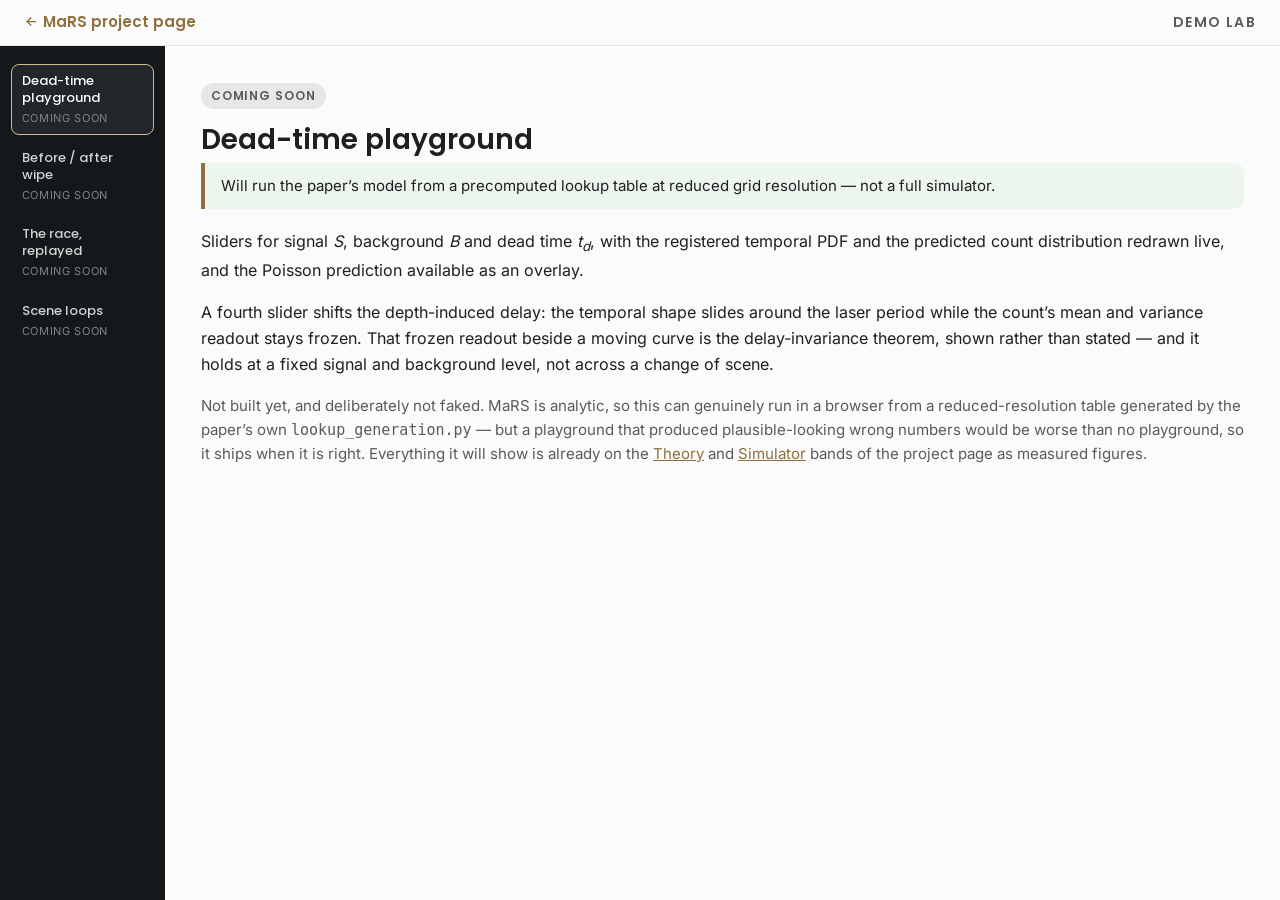
<file: demos/index.html>
<!DOCTYPE html>
<html lang="en">
<head>
<meta charset="utf-8">
<meta name="viewport" content="width=device-width, initial-scale=1">

<title>Demo lab — MaRS</title>
<meta name="description" content="Interactive demos for MaRS: a dead-time playground running the paper's analytic model from a precomputed lookup table, plus reconstruction comparisons and a runtime replay.">
<link rel="canonical" href="https://mars-splidar.github.io/demos/">
<meta name="robots" content="index, follow">

<!-- Inline SVG favicon. Declared so the browser never falls back to
     requesting /favicon.ico, which does not exist and 404s in production.
     A data URI keeps it off the network entirely. Ink ground, gold M —
     the nav wordmark at 32 px. Stage 1.5. -->
<link rel="icon" href='data:image/svg+xml,<svg xmlns="http://www.w3.org/2000/svg" viewBox="0 0 32 32"><rect width="32" height="32" rx="7" fill="%2314181A"/><path d="M7 24V8h4l5 9 5-9h4v16h-4v-9l-5 9-5-9v9z" fill="%23CFB991"/></svg>'>

<!-- Webfonts are self-hosted (stage 10b; @font-face in css/mars.css). Preload
     only what this page's FIRST SCREEN renders — Poppins 500 and 600 (sidebar,
     title) and Inter. crossorigin is required: fonts are fetched in CORS mode
     even from our own origin. -->
<link rel="preload" href="../assets/fonts/poppins-500-latin.woff2" as="font" type="font/woff2" crossorigin>
<link rel="preload" href="../assets/fonts/poppins-600-latin.woff2" as="font" type="font/woff2" crossorigin>
<link rel="preload" href="../assets/fonts/inter-latin.woff2" as="font" type="font/woff2" crossorigin>
<link rel="stylesheet" href="../css/mars.css">

<script src="../js/site.config.js"></script>
</head>
<body>

<div class="mars-lab">

  <!-- Thin light top strip (guide 5.1) -->
  <div class="mars-lab__strip">
    <a class="mars-lab__back" href="../index.html">
      <svg class="mars-ico" width="16" height="16" viewBox="0 0 24 24" fill="none" stroke="currentColor" stroke-width="2" stroke-linecap="round" stroke-linejoin="round" aria-hidden="true" focusable="false"><path d="M5 12l14 0"/><path d="M5 12l6 6"/><path d="M5 12l6 -6"/></svg> MaRS project page</a>
    <span class="mars-lab__label">Demo lab</span>
  </div>

  <div class="mars-lab__body">

    <!-- ==================================================================
         INK SIDEBAR — the third and only other sanctioned ink surface, on
         this page only. It is dark ON PURPOSE: unlike the article-like main
         page, this signals "you're in the lab now." Do not "fix" it.
         ================================================================== -->
    <nav class="mars-lab__sidebar" aria-label="Demos">
      <ul class="mars-lab__nav" id="mars-lab-nav">
        <li>
          <button class="mars-lab__item" type="button" data-demo="0"
                  aria-current="true" aria-controls="demo-0">
            Dead-time playground
            <span class="mars-lab__tag is-soon">Coming soon</span>
          </button>
        </li>
        <li>
          <button class="mars-lab__item" type="button" data-demo="1"
                  aria-current="false" aria-controls="demo-1">
            Before / after wipe
            <span class="mars-lab__tag is-soon">Coming soon</span>
          </button>
        </li>
        <li>
          <button class="mars-lab__item" type="button" data-demo="2"
                  aria-current="false" aria-controls="demo-2">
            The race, replayed
            <span class="mars-lab__tag is-soon">Coming soon</span>
          </button>
        </li>
        <li>
          <button class="mars-lab__item" type="button" data-demo="3"
                  aria-current="false" aria-controls="demo-3">
            Scene loops
            <span class="mars-lab__tag is-soon">Coming soon</span>
          </button>
        </li>
      </ul>
    </nav>

    <div class="mars-lab__main">

      <!-- ---------------- 1. Dead-time playground (stage 03) ------------
           STATUS CORRECTED 2026-09-14, stage 06 (Q16). This panel shipped
           tagged `is-live` in both the sidebar and the status badge, with a
           body reading "Playground mounts here — stage 03 supplies
           demos/js/playground.js". That was written when stage 03 was next in
           the queue; stage 03 is now DEFERRED to post-launch, so the badge
           claimed a capability that is not on the page and the body leaked a
           build note to a public URL. MARS_WEBSITE_BUILD_GUIDE.md 5.2 still
           tabulates this demo as "Live — build first", but PROJECT_BRIEF.md
           7.6 forbids promising a demo that is not there and the brief wins
           on claim hygiene. Hence "Coming soon", and a description of what
           the playground will do rather than of where its files go.

           WHOEVER BUILDS STAGE 03: flip both badges back to `is-live`,
           restore the <div id="playground-root"> mount point, and keep the
           .mars-lab__caveat line below exactly as it is — it is
           non-negotiable 9 and must not be softened.
           ---------------------------------------------------------------- -->
      <section class="mars-lab__panel" id="demo-0" aria-labelledby="demo-0-h">
        <span class="mars-lab__status is-soon">Coming soon</span>
        <h1 id="demo-0-h">Dead-time playground</h1>

        <!-- STANDING CAVEAT — non-negotiable #9. Stage 03 must keep this line
             and must not soften it. -->
        <p class="mars-lab__caveat">Will run the paper&rsquo;s model from a
          precomputed lookup table at reduced grid resolution — not a full
          simulator.</p>

        <p>Sliders for signal <em>S</em>, background <em>B</em> and dead time
          <em>t<sub>d</sub></em>, with the registered temporal PDF and the
          predicted count distribution redrawn live, and the Poisson
          prediction available as an overlay.</p>
        <p>A fourth slider shifts the depth-induced delay: the temporal shape
          slides around the laser period while the count&rsquo;s mean and
          variance readout stays frozen. That frozen readout beside a moving
          curve is the delay-invariance theorem, shown rather than stated —
          and it holds at a fixed signal and background level, not across a
          change of scene.</p>
        <p style="color:var(--grey);font-size:0.9375rem;">Not built yet, and
          deliberately not faked. MaRS is analytic, so this can genuinely run
          in a browser from a reduced-resolution table generated by the
          paper&rsquo;s own <code>lookup_generation.py</code> — but a
          playground that produced plausible-looking wrong numbers would be
          worse than no playground, so it ships when it is right. Everything
          it will show is already on the
          <a href="../index.html#theory">Theory</a> and
          <a href="../index.html#simulator">Simulator</a> bands of the
          project page as measured figures.</p>
      </section>

      <!-- ---------------- 2. Before / after wipe ------------------------ -->
      <section class="mars-lab__panel" id="demo-1" aria-labelledby="demo-1-h" hidden>
        <span class="mars-lab__status is-soon">Coming soon</span>
        <h1 id="demo-1-h">Before / after wipe</h1>
        <p>Drag a divider between Poisson-trained and MaRS-trained
          reconstructions, for both reflectivity and depth.</p>
        <p style="color:var(--grey);font-size:0.9375rem;">Both tile sets are
          already built and normalised to 720 × 720 in
          <code>assets/img/res_refl_*</code> and
          <code>assets/img/res_depth_*</code>, so this demo is asset-ready.</p>
      </section>

      <!-- ---------------- 3. The race, replayed ------------------------- -->
      <section class="mars-lab__panel" id="demo-2" aria-labelledby="demo-2-h" hidden>
        <span class="mars-lab__status is-soon">Coming soon</span>
        <h1 id="demo-2-h">The race, replayed</h1>
        <p>Two progress bars generate the same histogram cube from measured
          timings — a labeled replay of real runtimes, not a live race.</p>
        <p style="color:var(--grey);font-size:0.9375rem;">Timings: MaRS 1.01 s
          vs. gold standard 40.8 s, for a 128×128×1024 histogram cube. The
          gold standard is correct on every statistic; it is simply not
          precomputable, which is the whole point of the comparison.</p>
      </section>

      <!-- ---------------- 4. Scene loops -------------------------------- -->
      <section class="mars-lab__panel" id="demo-3" aria-labelledby="demo-3-h" hidden>
        <span class="mars-lab__status is-soon">Coming soon</span>
        <h1 id="demo-3-h">Scene loops</h1>
        <!-- 20, not 15. PROJECT_BRIEF.md 7.3.4 says "the 20 per-scene video
             clips" and the v3 cut the site serves has 20 scenes; 15 is the
             v1 cut's scene count, which MARS_WEBSITE_BUILD_GUIDE.md 5.4 still
             carries. The brief wins on facts. Corrected stage 06. -->
        <p>Muted, autoplaying clips from the 20 per-scene video clips, one
          beside each explanatory section of the main page.</p>
        <p style="color:var(--grey);font-size:0.9375rem;">Source clips exist at
          <code>video/clips/sNN.mp4</code> in the project folder. They are
          1920 × 1080 with narration audio muxed in, so they need audio
          stripped and re-cropping before they can be used as silent web
          loops.</p>
      </section>

    </div><!-- /.mars-lab__main -->
  </div><!-- /.mars-lab__body -->
</div><!-- /.mars-lab -->

<script>
/* Plain panel swap keyed by index — the guide's `marsShowDemo(n)` pattern.
 * Keyboard-operable (arrow keys move down the sidebar), `aria-current` marks
 * the active item, and panels toggle with the `hidden` attribute. */
(function () {
  "use strict";
  var items = Array.prototype.slice.call(
    document.querySelectorAll(".mars-lab__item"));
  var panels = Array.prototype.slice.call(
    document.querySelectorAll(".mars-lab__panel"));

  function marsShowDemo(n) {
    items.forEach(function (b, i) {
      b.setAttribute("aria-current", i === n ? "true" : "false");
      b.tabIndex = i === n ? 0 : -1;
    });
    panels.forEach(function (p, i) { p.hidden = i !== n; });
    if (window.history && window.history.replaceState) {
      window.history.replaceState(null, "", "#demo-" + n);
    }
  }
  window.marsShowDemo = marsShowDemo;

  items.forEach(function (btn, i) {
    btn.addEventListener("click", function () { marsShowDemo(i); });
    btn.addEventListener("keydown", function (ev) {
      var next = null;
      if (ev.key === "ArrowDown" || ev.key === "ArrowRight") {
        next = (i + 1) % items.length;
      } else if (ev.key === "ArrowUp" || ev.key === "ArrowLeft") {
        next = (i - 1 + items.length) % items.length;
      }
      if (next === null) return;
      ev.preventDefault();
      marsShowDemo(next);
      items[next].focus();
    });
  });

  var m = /^#demo-(\d+)$/.exec(window.location.hash || "");
  marsShowDemo(m ? Math.min(parseInt(m[1], 10), items.length - 1) : 0);
})();
</script>
</body>
</html>
</file>
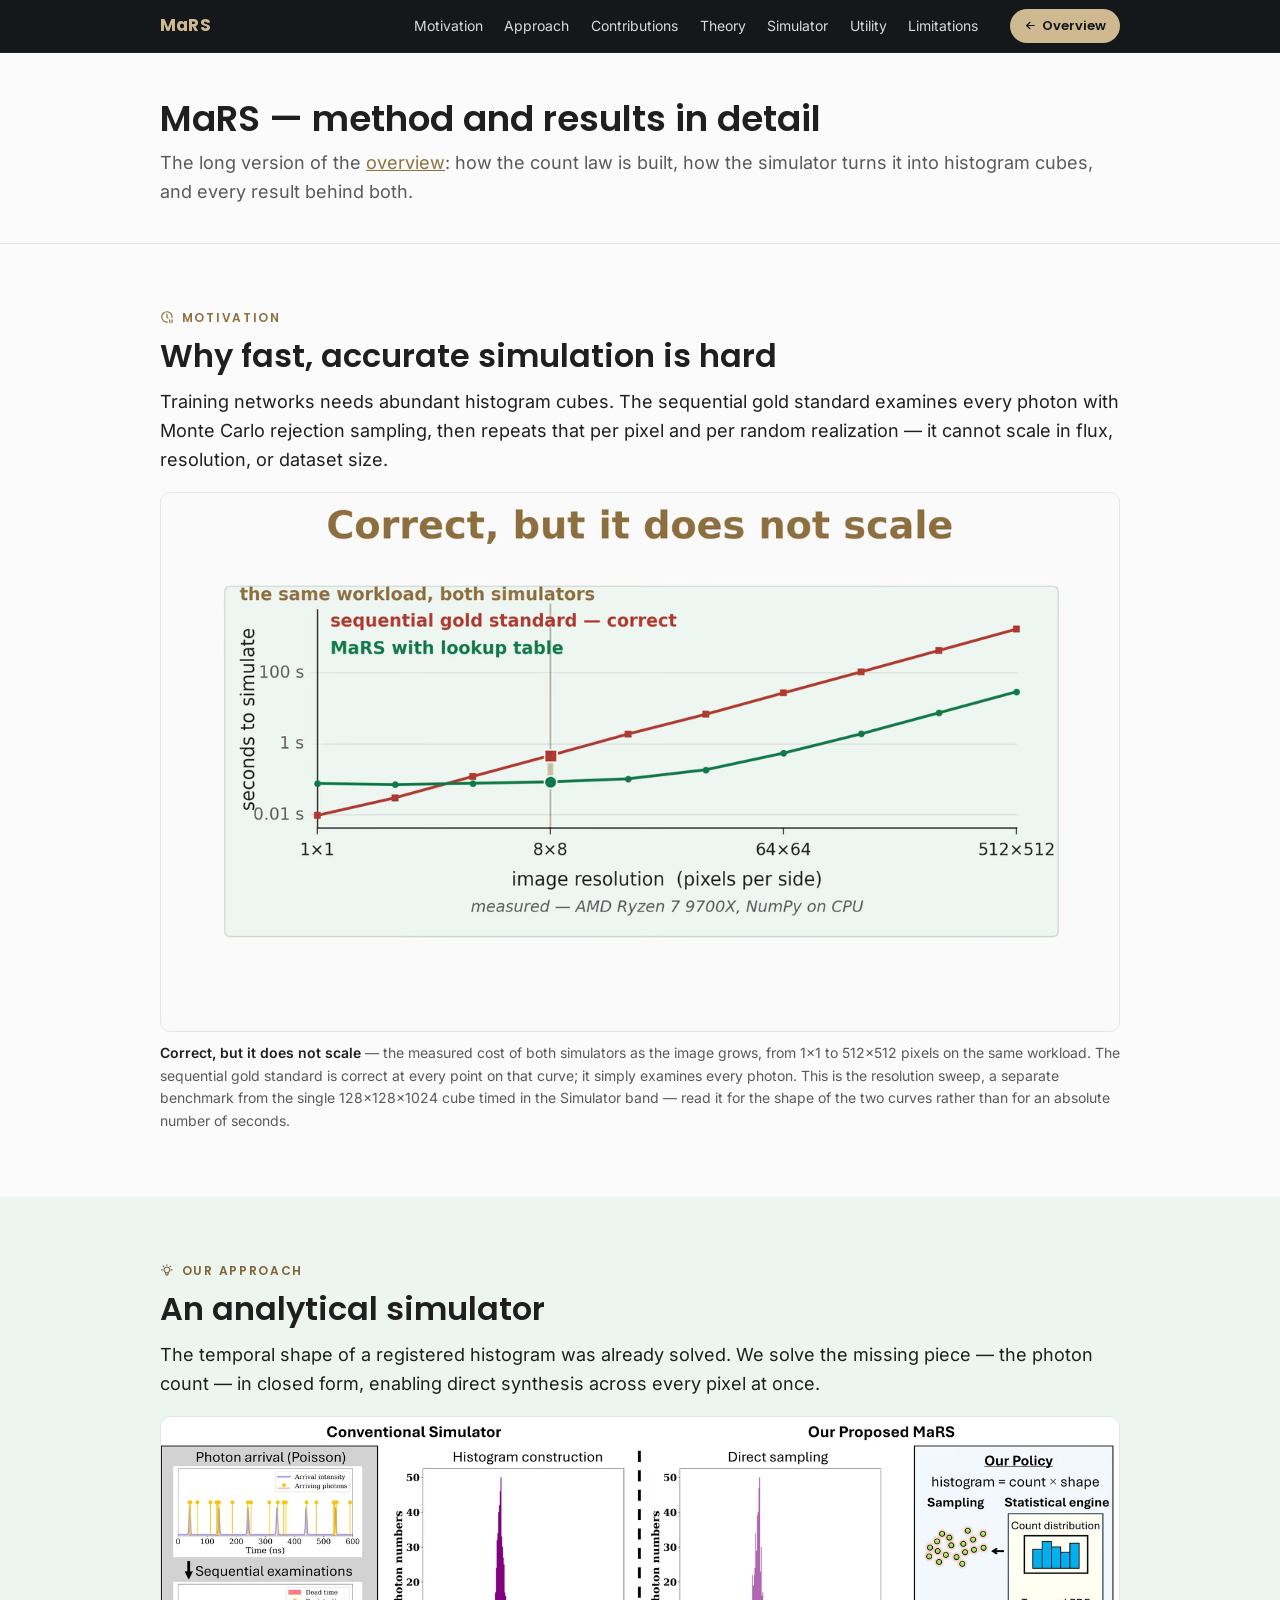
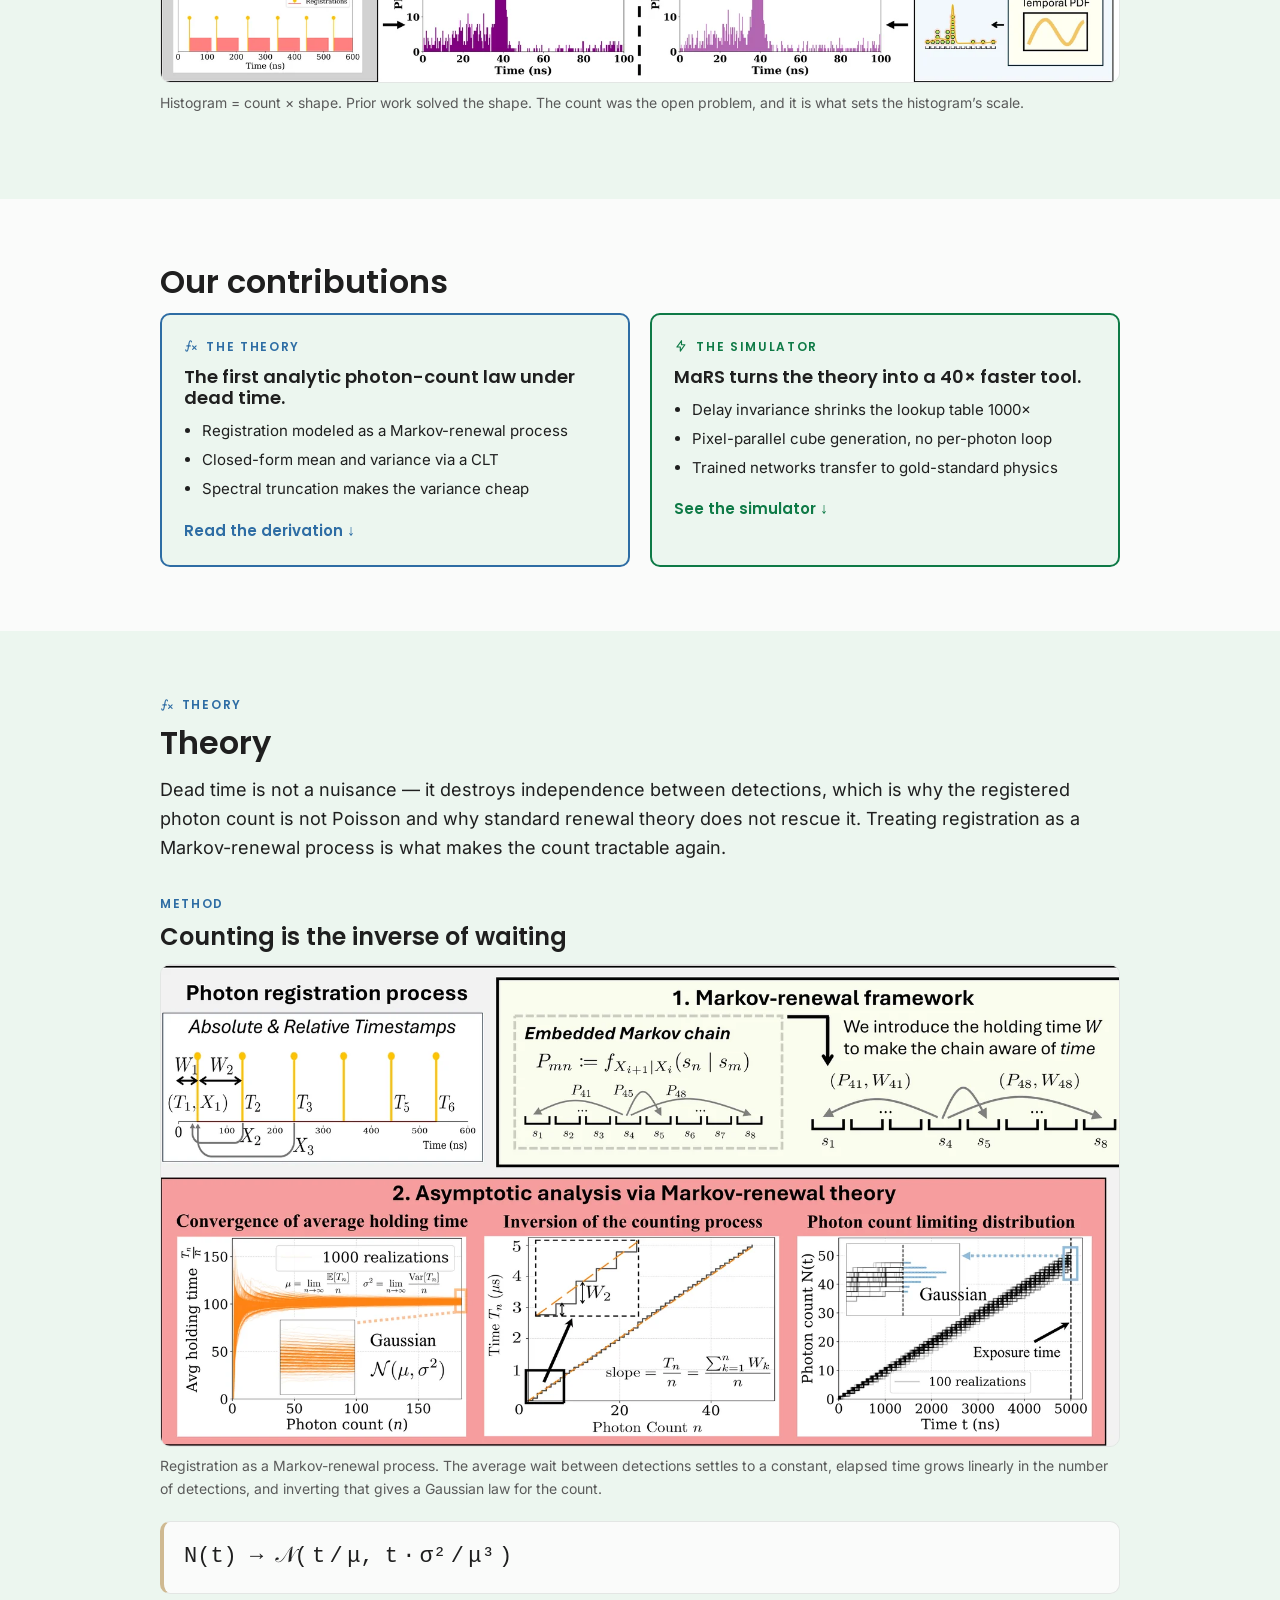
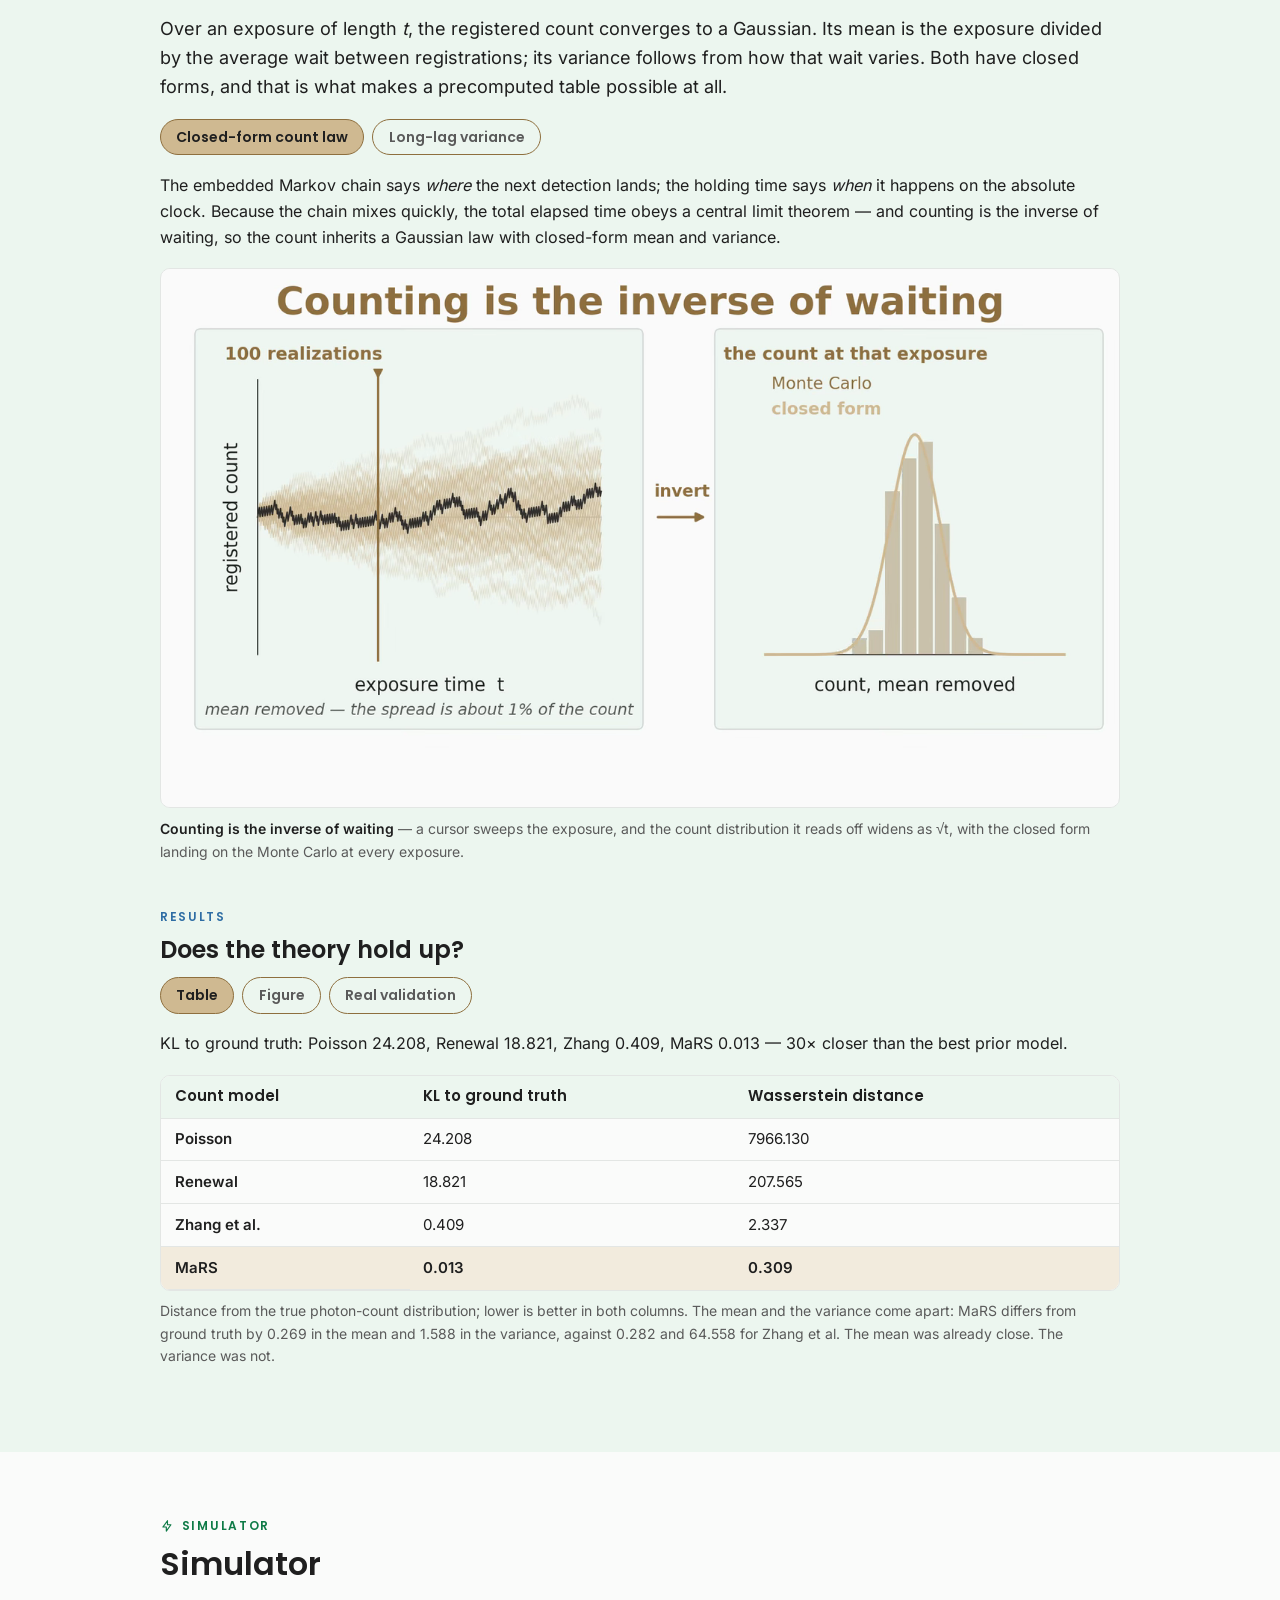
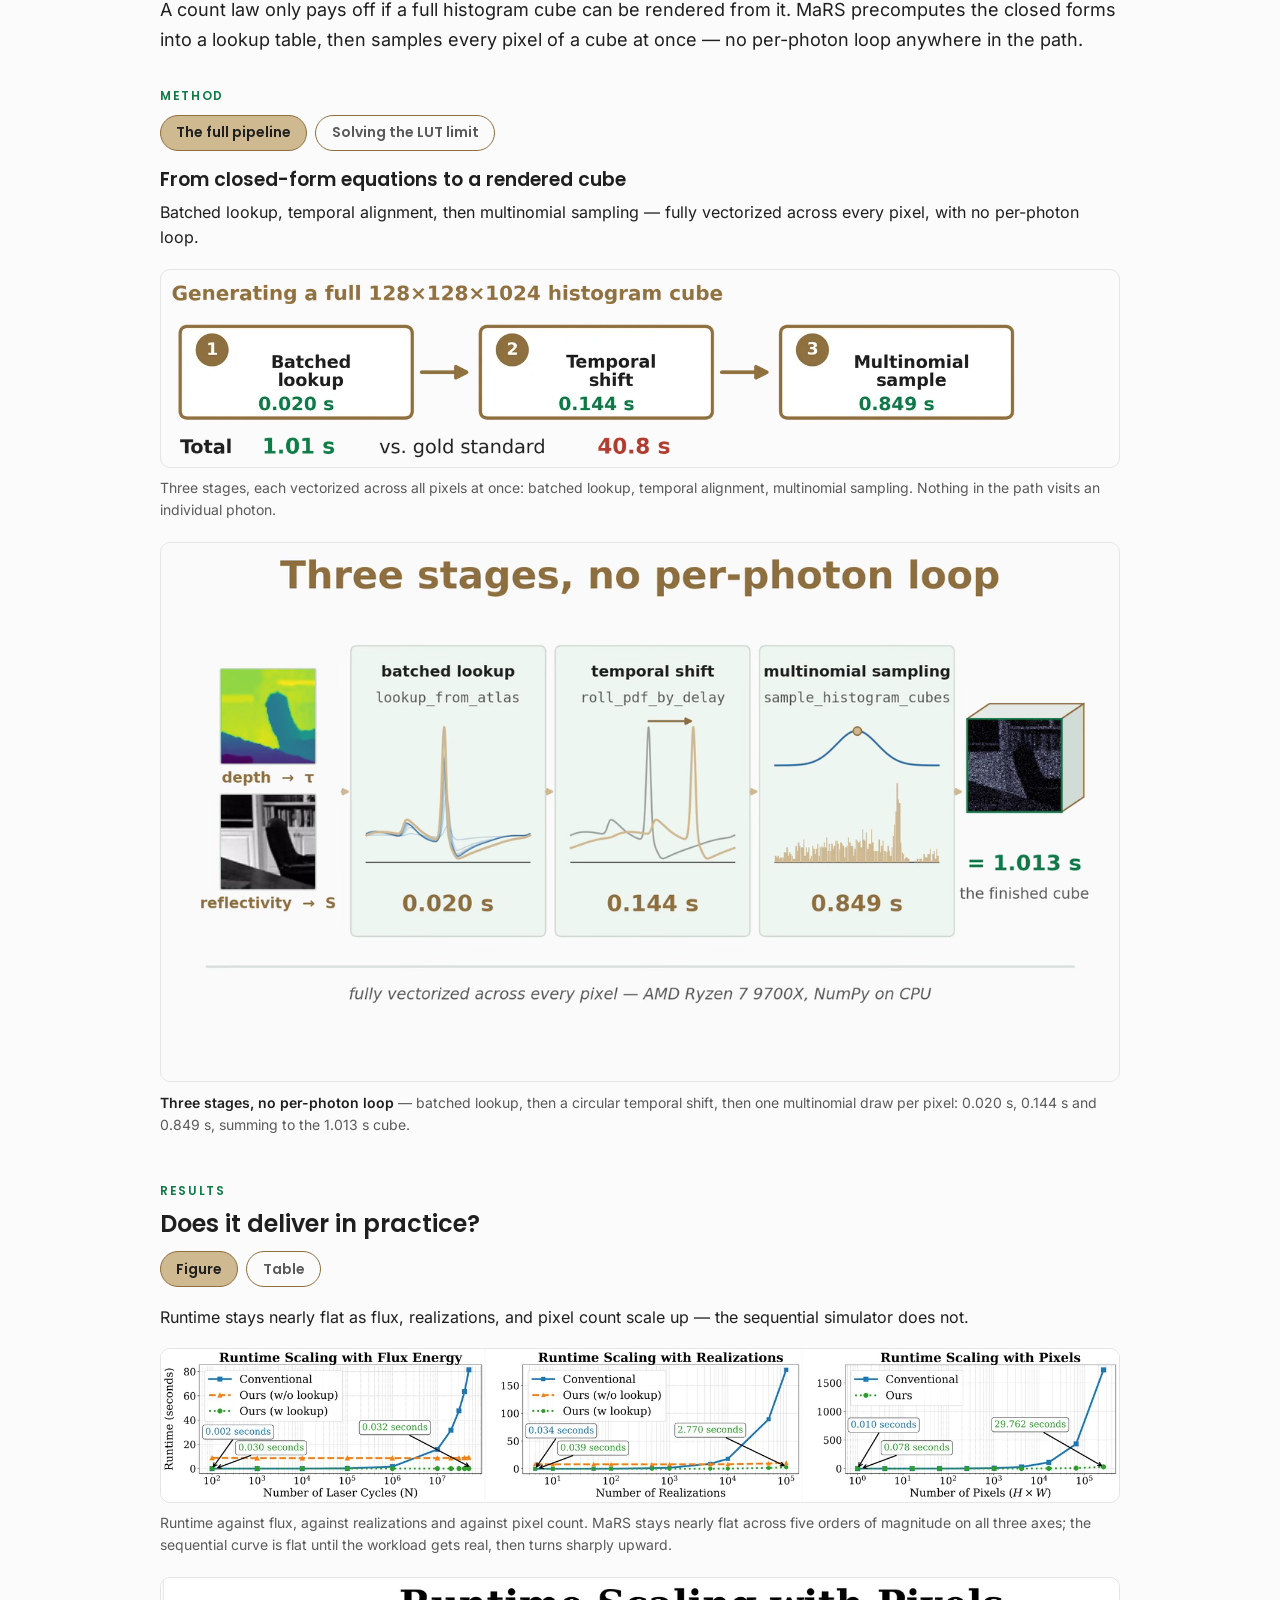
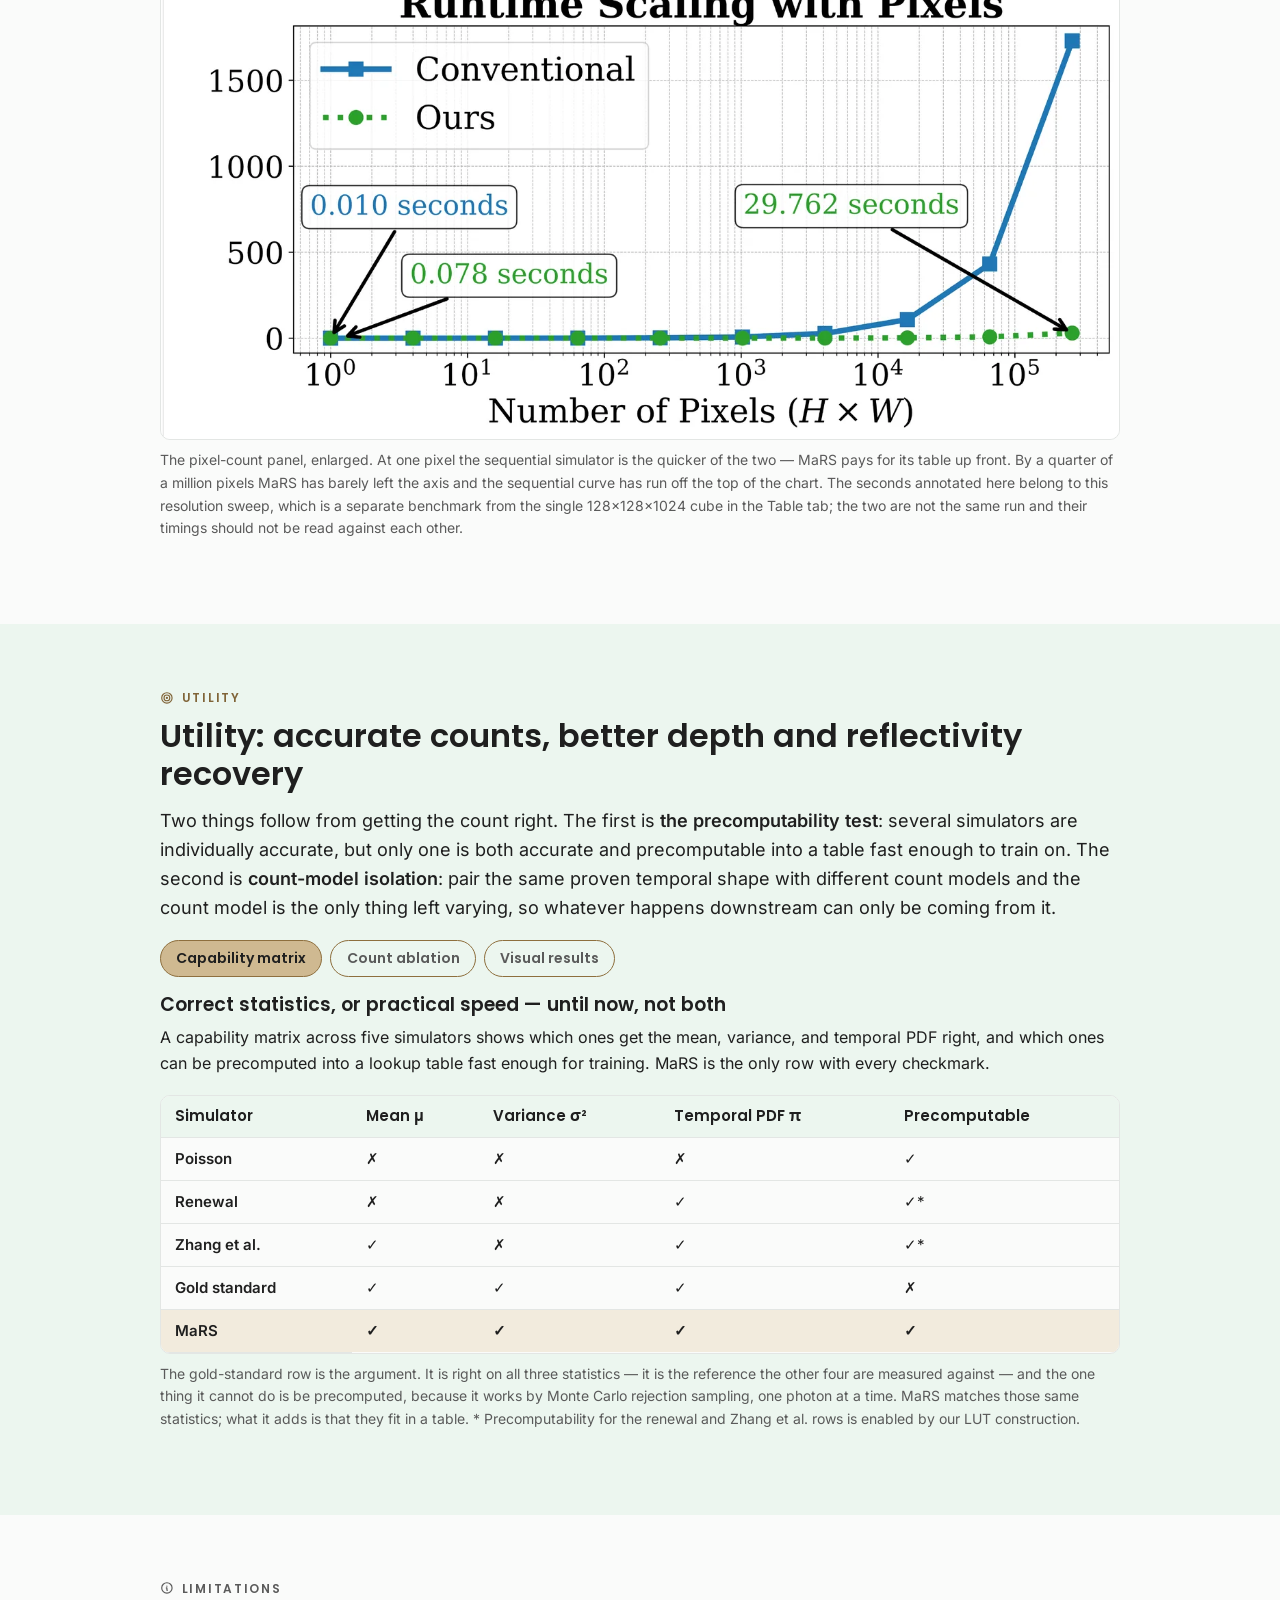
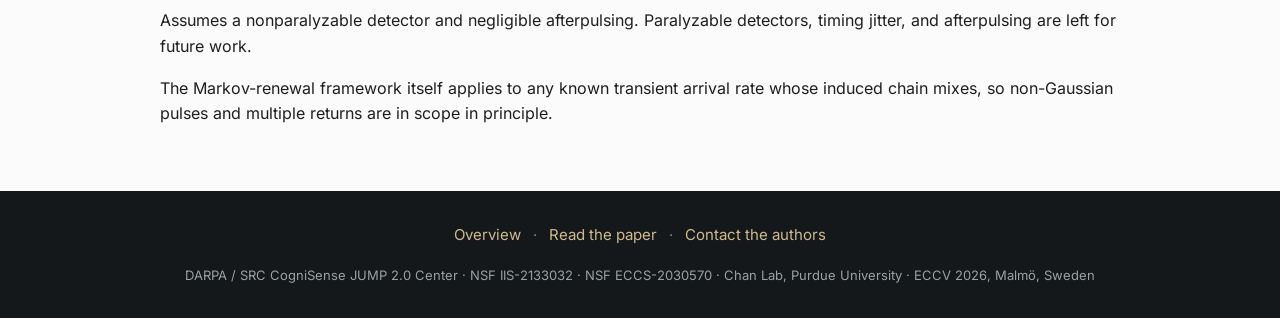
<file: details/index.html>
<!DOCTYPE html>
<html lang="en">
<head>
<meta charset="utf-8">
<meta name="viewport" content="width=device-width, initial-scale=1">

<!-- /details/ — added in stage 07 (v2 redesign, MARS_WEBSITE_BUILD_GUIDE.md
     0.4). The seven technical bands that v1 carried on the main page live
     here now, MOVED VERBATIM from v1.0-launch:index.html: markup, copy, alt
     text, captions, tables, media slots, switch bars and markup comments.
     The only edits inside the bands are asset paths (one level up) and the
     Simulator card's demo-lab link — tools/details_move_diff.py proves it.

     Deliberately absent from this head: JSON-LD and every citation_* tag.
     Those describe the paper and belong to `/` only, so Google Scholar keeps
     one landing page. Open Graph points at the site's default card. -->
<title>MaRS — method and results in detail</title>
<meta name="description" content="How MaRS works and every result behind it: the Markov-renewal count law, the spectral truncation rule, delay invariance and the lookup table, runtime, real-hardware validation and downstream transfer.">
<link rel="canonical" href="https://mars-splidar.github.io/details/">

<link rel="icon" href='data:image/svg+xml,<svg xmlns="http://www.w3.org/2000/svg" viewBox="0 0 32 32"><rect width="32" height="32" rx="7" fill="%2314181A"/><path d="M7 24V8h4l5 9 5-9h4v16h-4v-9l-5 9-5-9v9z" fill="%23CFB991"/></svg>'>

<meta property="og:type" content="website">
<meta property="og:site_name" content="MaRS">
<meta property="og:url" content="https://mars-splidar.github.io/details/">
<meta property="og:title" content="MaRS — method and results in detail">
<meta property="og:description" content="The long version of the MaRS overview: the count law, the simulator, and every result behind them.">
<meta property="og:image" content="https://mars-splidar.github.io/assets/img/og_card.png?v=3">
<meta property="og:image:width" content="1200">
<meta property="og:image:height" content="630">
<meta property="og:image:alt" content="Three simulated photon-count histogram cubes of the same scene, side by side: Poisson (fast, ignores dead time), the sequential gold standard (correct, the reference) and MaRS (correct and fast). The gold-standard and MaRS cubes look alike; the Poisson cube does not.">

<!-- Webfonts are self-hosted (stage 10b; @font-face in css/mars.css). Preload
     only what this page's FIRST SCREEN renders — Poppins 600 and 700 (headings, nav) and Inter. crossorigin is
     required: fonts are fetched in CORS mode even from our own origin. -->
<link rel="preload" href="../assets/fonts/poppins-600-latin.woff2" as="font" type="font/woff2" crossorigin>
<link rel="preload" href="../assets/fonts/poppins-700-latin.woff2" as="font" type="font/woff2" crossorigin>
<link rel="preload" href="../assets/fonts/inter-latin.woff2" as="font" type="font/woff2" crossorigin>
<link rel="stylesheet" href="../css/mars.css">

<script src="../js/site.config.js"></script>
<!-- The stub gate runs HERE, in <head>, for the same reason as on v1's main
     page: it has to hide an unfinished band before it can paint. It reads
     ids only, so it works unchanged from a subdirectory. -->
<script src="../js/mars-sections.js"></script>
</head>
<body>

<a class="mars-skip" href="#main">Skip to content</a>

<!-- ======================================================================
     STICKY NAV — INK USE 1 OF 2 on this page. Same component as `/`; the
     wordmark goes home, the anchors are the seven moved bands, and the pill
     that read `Demo lab ↗` in v1 reads `← Overview` here (guide 0.4).
     ====================================================================== -->
<nav class="mars-nav" aria-label="Section navigation">
  <div class="mars-nav__inner">
    <a class="mars-nav__brand" href="../">MaRS</a>

    <button class="mars-nav__burger" type="button"
            aria-expanded="false" aria-controls="mars-nav-links"
            aria-label="Toggle section menu">
      <svg class="mars-ico" width="16" height="16" viewBox="0 0 24 24" fill="none" stroke="currentColor" stroke-width="2" stroke-linecap="round" stroke-linejoin="round" aria-hidden="true" focusable="false"><path d="M4 6l16 0"/><path d="M4 12l16 0"/><path d="M4 18l16 0"/></svg>
    </button>

    <div class="mars-nav__links" id="mars-nav-links">
      <ul class="mars-nav__scroll">
        <li data-mars-section="motivation"><a class="mars-nav__link" href="#motivation">Motivation</a></li>
        <li data-mars-section="approach"><a class="mars-nav__link" href="#approach">Approach</a></li>
        <li data-mars-section="contributions"><a class="mars-nav__link" href="#contributions">Contributions</a></li>
        <li data-mars-section="theory"><a class="mars-nav__link" href="#theory">Theory</a></li>
        <li data-mars-section="simulator"><a class="mars-nav__link" href="#simulator">Simulator</a></li>
        <li data-mars-section="utility"><a class="mars-nav__link" href="#utility">Utility</a></li>
        <li><a class="mars-nav__link" href="#limitations">Limitations</a></li>
        <li aria-hidden="true"><span class="mars-nav__divider"></span></li>
      </ul>
      <a class="mars-nav__pill" href="../">
        <svg class="mars-ico" width="16" height="16" viewBox="0 0 24 24" fill="none" stroke="currentColor" stroke-width="2" stroke-linecap="round" stroke-linejoin="round" aria-hidden="true" focusable="false"><path d="M5 12l14 0"/><path d="M5 12l6 6"/><path d="M5 12l6 -6"/></svg>Overview</a>
    </div>
  </div>
</nav>

<main id="main">
<span id="top"></span>

<!-- ======================================================================
     PAGE HEADER (guide 0.4). Not a hero: one heading and one line, so the
     first band is on the first screen. This <h1> is the page's only one.
     ====================================================================== -->
<header class="mars-band mars-pagehead" aria-labelledby="details-title">
  <div class="mars-band__inner">
    <h1 class="mars-pagehead__title" id="details-title">MaRS — method and
      results in detail</h1>
    <p class="mars-pagehead__lede">The long version of the
      <a href="../">overview</a>: how the count law is built, how the
      simulator turns it into histogram cubes, and every result behind
      both.</p>
  </div>
</header>

<!-- ======================================================================
     MOTIVATION (guide 4.4) — PAPER, neutral accent.  Stage 02.
     Body copy is VERBATIM from MARS_WEBSITE_BUILD_GUIDE.md 4.4.
     ====================================================================== -->
<section class="mars-band" id="motivation" data-mars-section="motivation"
         aria-labelledby="motivation-heading">
  <div class="mars-band__inner">
    <p class="mars-eyebrow is-neutral">
      <svg class="mars-ico" width="16" height="16" viewBox="0 0 24 24" fill="none" stroke="currentColor" stroke-width="2" stroke-linecap="round" stroke-linejoin="round" aria-hidden="true" focusable="false"><path d="M20.942 13.018a9 9 0 1 0 -7.909 7.922"/><path d="M12 7v5l2 2"/><path d="M17 17v5"/><path d="M21 17v5"/></svg>Motivation</p>
    <h2 class="mars-section__title" id="motivation-heading">Why fast, accurate
      simulation is hard</h2>

    <p class="mars-section__lede">Training networks needs abundant histogram
      cubes. The sequential gold standard examines every photon with Monte
      Carlo rejection sampling, then repeats that per pixel and per random
      realization — it cannot scale in flux, resolution, or dataset size.</p>

    <figure class="mars-media" data-media-id="anim_motivation_scaling">
      <div class="mars-media__frame">
        <p class="mars-media__placeholder">Animation coming soon
          <small>This frame is a placeholder until the animation is published.</small>
        </p>
        <video class="mars-media__video" muted loop playsinline preload="none"
               width="1280" height="720"
               data-poster="../assets/media/anim_motivation_scaling.jpg">
          <source data-src="../assets/media/anim_motivation_scaling.webm" type="video/webm">
          <source data-src="../assets/media/anim_motivation_scaling.mp4" type="video/mp4">
        </video>
      </div>
      <!-- THE WORKLOAD CLAUSE, added stage 06. This loop plots the paper's
           RESOLUTION SWEEP (runtime_scaling_num_pixels.npz), whose y axis
           carries readable decades — so a reader can read roughly 100 s off
           the sequential curve at its 128x128 tick while the Simulator band's
           runtime table two sections down states 40.831 s for a
           128x128x1024 cube. Both numbers are the paper's own; they are
           different benchmarks, and the sweep's own 128x128 point is
           108.19 s. Stage 06 took the "accept, and name it" option: the
           animation is NOT re-rendered (its furniture has no room and the
           .npz carries no configuration metadata to name), and the caption
           says which benchmark this is instead. sim_pixels.png's caption in
           the Simulator band carries the same clause and the two must keep
           saying the same thing. -->
      <figcaption class="mars-media__caption"><span class="mars-media__title">Correct,
        but it does not scale</span> &mdash; the measured cost of both
        simulators as the image grows, from 1&times;1 to 512&times;512 pixels
        on the same workload. The sequential gold standard is correct at every
        point on that curve; it simply examines every photon. This is the
        resolution sweep, a separate benchmark from the single
        128&times;128&times;1024 cube timed in the Simulator band &mdash; read
        it for the shape of the two curves rather than for an absolute number
        of seconds.</figcaption>
    </figure>
  </div>
</section>

<!-- ======================================================================
     OUR APPROACH (guide 4.5) — MINT, neutral accent.  Stage 02.
     Body copy is VERBATIM from MARS_WEBSITE_BUILD_GUIDE.md 4.5.

     DEVIATION, and it is deliberate: guide 4.5 asks for `approach_decouple`
     stacked ABOVE `hook_tradeoff` here. `hook_tradeoff` was promoted to its
     own band between the four gains and this section in stage 1.5, roughly
     one screen up. Showing the identical 1600x443 graphic twice on one scroll
     reads as a mistake rather than as emphasis, and the hook band already
     carries the page's one-line argument in a larger centred caption. Stage
     1.5's handoff hands this decision to stage 02 explicitly and recommends
     dropping it here; that is what this does. Restoring it is one <figure>.
     ====================================================================== -->
<section class="mars-band is-mint" id="approach" data-mars-section="approach"
         aria-labelledby="approach-heading">
  <div class="mars-band__inner">
    <p class="mars-eyebrow is-neutral">
      <svg class="mars-ico" width="16" height="16" viewBox="0 0 24 24" fill="none" stroke="currentColor" stroke-width="2" stroke-linecap="round" stroke-linejoin="round" aria-hidden="true" focusable="false"><path d="M3 12h1m8 -9v1m8 8h1m-15.4 -6.4l.7 .7m12.1 -.7l-.7 .7"/><path d="M9 16a5 5 0 1 1 6 0a3.5 3.5 0 0 0 -1 3a2 2 0 0 1 -4 0a3.5 3.5 0 0 0 -1 -3"/><path d="M9.7 17l4.6 0"/></svg>Our approach</p>
    <h2 class="mars-section__title" id="approach-heading">An analytical
      simulator</h2>

    <p class="mars-section__lede">The temporal shape of a registered histogram
      was already solved. We solve the missing piece — the photon count — in
      closed form, enabling direct synthesis across every pixel at once.</p>

    <figure class="mars-figure">
      <picture>
        <source srcset="../assets/img/approach_decouple.webp" type="image/webp">
        <img src="../assets/img/approach_decouple.png" width="1600" height="442"
             loading="lazy" decoding="async"
             alt="A conventional simulator draws photon arrivals one at a time and tests each one against the detector&rsquo;s dead time before it can build a single histogram. MaRS instead treats a histogram as a photon count multiplied by a temporal shape: a statistical engine supplies the count distribution and the temporal PDF, and the histogram is sampled directly from them.">
      </picture>
      <figcaption class="mars-figure__caption">Histogram = count &times; shape. Prior work solved the shape. The count was the open problem, and it is what sets the histogram&rsquo;s scale.</figcaption>
    </figure>
  </div>
</section>

<!-- ======================================================================
     OUR CONTRIBUTIONS (guide 4.6) — PAPER.  Stage 02.
     No section icon and no subtext line; the two cards carry the icons.
     Card copy — eyebrows, headings, bullets and link labels — is VERBATIM
     from MARS_WEBSITE_BUILD_GUIDE.md 4.6.

     `Read the derivation` targets #theory, so PUBLISHING #contributions
     WITHOUT #theory would leave an anchor pointing at a band the section gate
     has removed. Keep the two together in `sectionsLive`, or drop this link.
     ====================================================================== -->
<section class="mars-band" id="contributions" data-mars-section="contributions"
         aria-labelledby="contributions-heading">
  <div class="mars-band__inner">
    <h2 class="mars-section__title" id="contributions-heading">Our contributions</h2>

    <div class="mars-cards">
      <div class="mars-card is-theory">
        <p class="mars-eyebrow is-theory">
          <svg class="mars-ico" width="16" height="16" viewBox="0 0 24 24" fill="none" stroke="currentColor" stroke-width="2" stroke-linecap="round" stroke-linejoin="round" aria-hidden="true" focusable="false"><path d="M3 19a2 2 0 0 0 2 2c2 0 2 -4 3 -9s1 -9 3 -9a2 2 0 0 1 2 2"/><path d="M5 12h6"/><path d="M15 12l6 6"/><path d="M15 18l6 -6"/></svg>The theory</p>
        <h3 class="mars-card__title">The first analytic photon-count law under
          dead time.</h3>
        <ul class="mars-card__list">
          <li>Registration modeled as a Markov-renewal process</li>
          <li>Closed-form mean and variance via a CLT</li>
          <li>Spectral truncation makes the variance cheap</li>
        </ul>
        <a class="mars-card__link" href="#theory">Read the derivation &darr;</a>
      </div>

      <div class="mars-card is-simulator">
        <p class="mars-eyebrow is-simulator">
          <svg class="mars-ico" width="16" height="16" viewBox="0 0 24 24" fill="none" stroke="currentColor" stroke-width="2" stroke-linecap="round" stroke-linejoin="round" aria-hidden="true" focusable="false"><path d="M13 3l0 7l6 0l-8 11l0 -7l-6 0l8 -11"/></svg>The simulator</p>
        <h3 class="mars-card__title">MaRS turns the theory into a 40&times;
          faster tool.</h3>
        <ul class="mars-card__list">
          <li>Delay invariance shrinks the lookup table 1000&times;</li>
          <li>Pixel-parallel cube generation, no per-photon loop</li>
          <li>Trained networks transfer to gold-standard physics</li>
        </ul>
        <!-- STAGE 07 (v2, guide 0.2/0.4): /demos/ is unlinked from every
             public page until the playground ships, so this card no longer
             says "Try the demo lab" and no longer carries
             data-mars-config-href="demoLabUrl" — js/mars-nav.js would
             otherwise rewrite the href back to the demo lab at runtime. It
             points at the Simulator band on this page instead. -->
        <a class="mars-card__link" href="#simulator">See the simulator &darr;</a>
      </div>
    </div>
  </div>
</section>

<!-- ======================================================================
     THEORY (guide 4.7) — MINT, BLUE accent, merged method + results.
     Stage 02.

     THE ONE EQUATION ON THE WHOLE SITE lives here, in the single `.mars-eq`
     container (non-negotiable #5). It is marked-up TEXT rather than the
     `theory_clt` image, so a screen reader can read it and it reflows on a
     phone; the stage doc sanctions either, but not both. `theory_clt` is
     therefore unused — do not add it as well, or the site has two equations.

     85 ns (REAL HARDWARE) appears exactly once on this page, in the Results
     "Real validation" tab. 75 ns (the MODEL GRID) appears exactly once, in
     the Simulator band's LUT tab. They are in different sections on purpose:
     non-negotiable #4 forbids them reading interchangeably, and the auditor
     enforces it as a proximity check. Do not move either one closer.
     ====================================================================== -->
<section class="mars-band is-mint" id="theory" data-mars-section="theory"
         aria-labelledby="theory-heading">
  <div class="mars-band__inner">
    <p class="mars-eyebrow is-theory">
      <svg class="mars-ico" width="16" height="16" viewBox="0 0 24 24" fill="none" stroke="currentColor" stroke-width="2" stroke-linecap="round" stroke-linejoin="round" aria-hidden="true" focusable="false"><path d="M3 19a2 2 0 0 0 2 2c2 0 2 -4 3 -9s1 -9 3 -9a2 2 0 0 1 2 2"/><path d="M5 12h6"/><path d="M15 12l6 6"/><path d="M15 18l6 -6"/></svg>Theory</p>
    <h2 class="mars-section__title" id="theory-heading">Theory</h2>

    <p class="mars-section__lede">Dead time is not a nuisance — it destroys
      independence between detections, which is why the registered photon
      count is not Poisson and why standard renewal theory does not rescue
      it. Treating registration as a Markov-renewal process is what makes the
      count tractable again.</p>

    <!-- ---------------- METHOD ---------------- -->
    <div class="mars-subsection">
      <p class="mars-eyebrow is-theory">Method</p>
      <h3 class="mars-subhead">Counting is the inverse of waiting</h3>

      <figure class="mars-figure">
        <picture>
          <source srcset="../assets/img/theory_mrp.webp" type="image/webp">
          <img src="../assets/img/theory_mrp.png" width="1600" height="803"
               loading="lazy" decoding="async"
               alt="Detections arrive at irregular times. An embedded Markov chain describes where the next detection lands within the laser period, and a holding time describes how long the wait was on the absolute clock. Across many realizations the average holding time settles to a constant, so the total elapsed time grows linearly in the number of detections, and inverting that relation makes the photon count itself Gaussian.">
        </picture>
        <figcaption class="mars-figure__caption">Registration as a
          Markov-renewal process. The average wait between detections settles
          to a constant, elapsed time grows linearly in the number of
          detections, and inverting that gives a Gaussian law for the
          count.</figcaption>
      </figure>

      <!-- THE ONE EQUATION. `class="mars-eq"` must occur exactly once across
           every HTML file on this site; tools/audit_claims.py counts it. -->
      <div class="mars-eq">
        <span class="mars-eq__law" aria-hidden="true">N(t) &rarr; &#x1D4A9;(&thinsp;t&thinsp;/&thinsp;&mu;,&ensp;t&thinsp;&middot;&thinsp;&sigma;&sup2;&thinsp;/&thinsp;&mu;&sup3;&thinsp;)</span>
        <span class="mars-visually-hidden">The photon count N of t converges
          to a normal distribution whose mean is t divided by mu and whose
          variance is t times sigma squared divided by mu cubed.</span>
      </div>

      <p class="mars-section__lede">Over an exposure of length <em>t</em>, the
        registered count converges to a Gaussian. Its mean is the exposure
        divided by the average wait between registrations; its variance
        follows from how that wait varies. Both have closed forms, and that is
        what makes a precomputed table possible at all.</p>

      <div class="mars-switch" data-switch="theory-method" role="tablist"
           aria-label="Theory method">
        <button class="mars-switch__pill is-active" role="tab"
                aria-selected="true"
                data-target="theory-method-countlaw">Closed-form count law</button>
        <button class="mars-switch__pill" role="tab" aria-selected="false"
                data-target="theory-method-covariance">Long-lag variance</button>
      </div>
      <div class="mars-panels" data-panels="theory-method">

        <div class="mars-panel is-active" id="theory-method-countlaw"
             role="tabpanel">
          <p class="mars-panel__desc">The embedded Markov chain says
            <em>where</em> the next detection lands; the holding time says
            <em>when</em> it happens on the absolute clock. Because the chain
            mixes quickly, the total elapsed time obeys a central limit
            theorem — and counting is the inverse of waiting, so the count
            inherits a Gaussian law with closed-form mean and variance.</p>
          <figure class="mars-media" data-media-id="anim_theory_countlaw">
            <div class="mars-media__frame">
              <p class="mars-media__placeholder">Animation coming soon
                <small>Waiting times accumulating into a count, and the count settling into a Gaussian.</small>
              </p>
              <video class="mars-media__video" muted loop playsinline preload="none"
                     width="1280" height="720"
                     data-poster="../assets/media/anim_theory_countlaw.jpg">
                <source data-src="../assets/media/anim_theory_countlaw.webm" type="video/webm">
                <source data-src="../assets/media/anim_theory_countlaw.mp4" type="video/mp4">
              </video>
            </div>
            <figcaption class="mars-media__caption"><span class="mars-media__title">Counting
              is the inverse of waiting</span> &mdash; a cursor sweeps the
              exposure, and the count distribution it reads off widens as
              &radic;t, with the closed form landing on the Monte Carlo at
              every exposure.</figcaption>
          </figure>
        </div>

        <div class="mars-panel" id="theory-method-covariance" role="tabpanel"
             hidden>
          <p class="mars-panel__desc">Consecutive waits are correlated, so the
            variance carries a long tail of covariance terms. The tail decays
            geometrically — but the decay pattern swings with signal,
            background and dead time, so no fixed cutoff works. A spectral
            truncation rule sums the remainder instead, reaching a mean
            absolute error of 10.00 against 125.91 for the best fixed cutoff:
            12&times; closer.</p>
          <div class="mars-figrow">
            <figure class="mars-figure">
              <picture>
                <source srcset="../assets/img/theory_covdecay.webp" type="image/webp">
                <img src="../assets/img/theory_covdecay.png" width="1400" height="785"
                     loading="lazy" decoding="async"
                     alt="Covariance against lag order for four dead times. With no dead time the covariance oscillates and is still large twenty lags out; as dead time grows the oscillation collapses to almost nothing within a few lags. The shape of the decay is completely different in each case, so there is no single lag at which the series can be cut.">
              </picture>
              <figcaption class="mars-figure__caption">The covariance tail for
                four dead times. Each decays, but none decays the same way —
                which is why a fixed cutoff cannot work.</figcaption>
            </figure>
            <figure class="mars-figure">
              <picture>
                <source srcset="../assets/img/theory_covaccuracy.webp" type="image/webp">
                <img src="../assets/img/theory_covaccuracy.png" width="1400" height="994"
                     loading="lazy" decoding="async"
                     alt="Mean absolute error of the predicted covariance against the lag at which the naive series is cut. The naive error falls from above one thousand to 125.91 at its best cutoff and never goes lower. The spectral truncation rule sits flat at 10.00, twelve times closer than the best the naive approach ever reaches.">
              </picture>
              <figcaption class="mars-figure__caption">Averaged over the grid,
                the best a fixed cutoff ever reaches is 125.91. The spectral
                rule sits at 10.00 regardless of where the series is
                cut.</figcaption>
            </figure>
          </div>
          <figure class="mars-media" data-media-id="anim_theory_covariance">
            <div class="mars-media__frame">
              <p class="mars-media__placeholder">Animation coming soon
                <small>Why the covariance tail cannot be cut at a fixed lag, and how the spectral rule sums it instead.</small>
              </p>
              <video class="mars-media__video" muted loop playsinline preload="none"
                     width="1280" height="720"
                     data-poster="../assets/media/anim_theory_covariance.jpg">
                <source data-src="../assets/media/anim_theory_covariance.webm" type="video/webm">
                <source data-src="../assets/media/anim_theory_covariance.mp4" type="video/mp4">
              </video>
            </div>
            <figcaption class="mars-media__caption"><span class="mars-media__title">No
              fixed cutoff is good enough</span> &mdash; every cutoff along the
              covariance series is tried in turn, and the error never comes
              down to the level the spectral rule reaches in closed
              form.</figcaption>
          </figure>
        </div>
      </div>
    </div>

    <!-- ---------------- RESULTS ---------------- -->
    <div class="mars-subsection">
      <p class="mars-eyebrow is-theory">Results</p>
      <h3 class="mars-subhead">Does the theory hold up?</h3>

      <div class="mars-switch" data-switch="theory-results" role="tablist"
           aria-label="Theory results">
        <button class="mars-switch__pill is-active" role="tab"
                aria-selected="true"
                data-target="theory-results-table">Table</button>
        <button class="mars-switch__pill" role="tab" aria-selected="false"
                data-target="theory-results-figure">Figure</button>
        <button class="mars-switch__pill" role="tab" aria-selected="false"
                data-target="theory-results-real">Real validation</button>
      </div>
      <div class="mars-panels" data-panels="theory-results">

        <div class="mars-panel is-active" id="theory-results-table"
             role="tabpanel">
          <p class="mars-panel__desc">KL to ground truth: Poisson 24.208,
            Renewal 18.821, Zhang 0.409, MaRS 0.013 — 30&times; closer than
            the best prior model.</p>
          <figure class="mars-figure">
            <div class="mars-table-wrap">
              <table class="mars-table">
                <caption class="mars-visually-hidden">Divergence of each count
                  model&rsquo;s predicted photon-count distribution from ground
                  truth. Lower is better.</caption>
                <thead>
                  <tr>
                    <th scope="col">Count model</th>
                    <th scope="col">KL to ground truth</th>
                    <th scope="col">Wasserstein distance</th>
                  </tr>
                </thead>
                <tbody>
                  <tr><th scope="row">Poisson</th><td>24.208</td><td>7966.130</td></tr>
                  <tr><th scope="row">Renewal</th><td>18.821</td><td>207.565</td></tr>
                  <tr><th scope="row">Zhang et al.</th><td>0.409</td><td>2.337</td></tr>
                  <tr class="is-ours"><th scope="row">MaRS</th><td>0.013</td><td>0.309</td></tr>
                </tbody>
              </table>
            </div>
            <figcaption class="mars-figure__caption">Distance from the true
              photon-count distribution; lower is better in both columns. The
              mean and the variance come apart: MaRS differs from ground truth
              by 0.269 in the mean and 1.588 in the variance, against 0.282
              and 64.558 for Zhang et al. The mean was already close. The
              variance was not.</figcaption>
          </figure>
        </div>

        <div class="mars-panel" id="theory-results-figure" role="tabpanel"
             hidden>
          <p class="mars-panel__desc">Registered count distributions at low
            and at high flux, including the variance failure mode of the best
            prior model.</p>
          <figure class="mars-figure">
            <picture>
              <source srcset="../assets/img/theory_count.webp" type="image/webp">
              <img src="../assets/img/theory_count.png" width="1600" height="446"
                   loading="lazy" decoding="async"
                   alt="Two predicted count distributions against the true histogram. At low flux the renewal model puts its peak in the wrong place while Zhang et al. and MaRS both sit on the histogram. At high flux the renewal model is far off to one side, Zhang et al. finds the right centre but predicts a distribution several times too wide, and MaRS matches both the centre and the width.">
            </picture>
            <figcaption class="mars-figure__caption">At low flux the renewal
              model misses the centre of the count distribution outright. At
              high flux the best prior model recovers the centre but spreads
              the distribution several times too wide — the inset is that
              failure. MaRS tracks the true histogram in both
              regimes.</figcaption>
          </figure>
        </div>

        <div class="mars-panel" id="theory-results-real" role="tabpanel"
             hidden>
          <p class="mars-panel__desc">Validated on a real SPAD: 85 ns dead
            time, 7.5 MHz laser, TV distance 0.065 (bright) and 0.060 (dark)
            against measured histograms.</p>
          <figure class="mars-figure">
            <picture>
              <source srcset="../assets/img/theory_real.webp" type="image/webp">
              <img src="../assets/img/theory_real.png" width="1600" height="502"
                   loading="lazy" decoding="async"
                   alt="On the left, a retroreflective stop sign on an optical bench in front of a single-photon detector and a pulsed laser. On the right, measured count histograms for one bright pixel on the sign and one dark pixel off it, each with the predicted curve drawn over it. The prediction lies on the measured data in both cases, with no fitting.">
            </picture>
            <figcaption class="mars-figure__caption">A bright pixel on the
              target and a dark pixel beside it, measured on an optical bench
              rather than modelled. The predicted count distribution lies on
              the measured histogram in both, with nothing fitted to the
              measurement. Real hardware is the hardest test the count law
              gets, because everything the model leaves out is present in the
              data.</figcaption>
          </figure>
        </div>
      </div>
    </div>
  </div>
</section>

<!-- ======================================================================
     SIMULATOR (guide 4.8) — PAPER, GREEN accent, merged method + results.
     Stage 02.

     75 ns is the MODEL GRID and it appears exactly once on this page, in the
     LUT tab below. 85 ns is the REAL HARDWARE dead time and appears exactly
     once, up in the Theory band's "Real validation" tab. Keeping them in
     different sections is deliberate — non-negotiable #4 — and the auditor
     enforces it as a proximity check.

     Two more hygiene rules bite in the LUT tab and are written into the copy
     there rather than left to the reader:
       #1 one table PER SENSOR CONFIGURATION, reused for every pixel and
          depth. Never "any scene, any depth" — that phrase was rejected in
          poster review and the auditor greps for it.
       #8 delay invariance holds CONDITIONED ON FIXED (S,B), not on scene
          geometry. RESOLVED IN STAGE 06 (Q11): `sim_lut.png` used to be
          headlined "A depth change only shifts the registered histogram",
          which read alone is the unqualified form #8 forbids. The graphic was
          regenerated and its burned-in headline now reads "At fixed signal
          and background, a delay change only shifts the histogram". The
          source is poster&slides/scripts/gen_graphics_v2.py; the surrounding
          copy and the alt text restated the condition all along. NOTE: the
          PRINTED poster and the two poster PDFs this site serves still carry
          the old line — an author item for any future printing.
     ====================================================================== -->
<section class="mars-band" id="simulator" data-mars-section="simulator"
         aria-labelledby="simulator-heading">
  <div class="mars-band__inner">
    <p class="mars-eyebrow is-simulator">
      <svg class="mars-ico" width="16" height="16" viewBox="0 0 24 24" fill="none" stroke="currentColor" stroke-width="2" stroke-linecap="round" stroke-linejoin="round" aria-hidden="true" focusable="false"><path d="M13 3l0 7l6 0l-8 11l0 -7l-6 0l8 -11"/></svg>Simulator</p>
    <h2 class="mars-section__title" id="simulator-heading">Simulator</h2>

    <p class="mars-section__lede">A count law only pays off if a full
      histogram cube can be rendered from it. MaRS precomputes the closed
      forms into a lookup table, then samples every pixel of a cube at
      once — no per-photon loop anywhere in the path.</p>

    <!-- ---------------- METHOD ---------------- -->
    <div class="mars-subsection">
      <p class="mars-eyebrow is-simulator">Method</p>

      <div class="mars-switch" data-switch="sim-method" role="tablist"
           aria-label="Simulator method">
        <button class="mars-switch__pill is-active" role="tab"
                aria-selected="true"
                data-target="sim-method-pipeline">The full pipeline</button>
        <button class="mars-switch__pill" role="tab" aria-selected="false"
                data-target="sim-method-lut">Solving the LUT limit</button>
      </div>
      <div class="mars-panels" data-panels="sim-method">

        <div class="mars-panel is-active" id="sim-method-pipeline"
             role="tabpanel">
          <h3 class="mars-panel__title">From closed-form equations to a
            rendered cube</h3>
          <p class="mars-panel__desc">Batched lookup, temporal alignment, then
            multinomial sampling — fully vectorized across every pixel, with
            no per-photon loop.</p>
          <figure class="mars-figure">
            <picture>
              <source srcset="../assets/img/sim_alg.webp" type="image/webp">
              <img src="../assets/img/sim_alg.png" width="1600" height="329"
                   loading="lazy" decoding="async"
                   alt="Three stages in sequence for one full histogram cube: a batched lookup of the count and shape statistics, a temporal alignment that applies each pixel's delay, then a multinomial sample that fills the histogram. The three add up to about a second, against about forty for the sequential gold standard.">
            </picture>
            <figcaption class="mars-figure__caption">Three stages, each
              vectorized across all pixels at once: batched lookup, temporal
              alignment, multinomial sampling. Nothing in the path visits an
              individual photon.</figcaption>
          </figure>
          <figure class="mars-media" data-media-id="anim_sim_pipeline">
            <div class="mars-media__frame">
              <p class="mars-media__placeholder">Animation coming soon
                <small>A cube being built stage by stage, from batched lookup to sampled histogram.</small>
              </p>
              <video class="mars-media__video" muted loop playsinline preload="none"
                     width="1280" height="720"
                     data-poster="../assets/media/anim_sim_pipeline.jpg">
                <source data-src="../assets/media/anim_sim_pipeline.webm" type="video/webm">
                <source data-src="../assets/media/anim_sim_pipeline.mp4" type="video/mp4">
              </video>
            </div>
            <figcaption class="mars-media__caption"><span class="mars-media__title">Three
              stages, no per-photon loop</span> &mdash; batched lookup, then a
              circular temporal shift, then one multinomial draw per pixel:
              0.020&nbsp;s, 0.144&nbsp;s and 0.849&nbsp;s, summing to the
              1.013&nbsp;s cube.</figcaption>
          </figure>
        </div>

        <div class="mars-panel" id="sim-method-lut" role="tabpanel" hidden>
          <h3 class="mars-panel__title">A table too big to store — until
            now</h3>
          <p class="mars-panel__desc">A naive lookup table over signal,
            background, and depth is 108 GB. Delay invariance removes depth
            entirely: 105 MB.</p>
          <p class="mars-panel__desc">The invariance holds at a
            <em>fixed</em> signal and background level: with those held, moving
            the delay leaves the count&rsquo;s mean and variance untouched and
            only shifts the temporal shape around the laser period. So one
            table is built per sensor configuration — laser period, bin count,
            pulse width and dead time — and then reused for every pixel and
            every depth. The tables behind this page&rsquo;s model figures use a
            simulation grid at 75 ns dead time.</p>
          <figure class="mars-figure">
            <picture>
              <source srcset="../assets/img/sim_lut.webp" type="image/webp">
              <img src="../assets/img/sim_lut.png" width="1600" height="500"
                   loading="lazy" decoding="async"
                   alt="Two registered histograms recorded at different delays but at the same signal and background level. They have the same count mean and the same count variance, and the second is the first shifted around the laser period. Because the delay axis is recoverable by a shift, it drops out of the lookup table and the table falls from 108 gigabytes to 105 megabytes.">
            </picture>
            <figcaption class="mars-figure__caption">At a fixed signal and
              background level, two delays give the same count mean and the
              same count variance, and temporal shapes that are circular
              shifts of one another. That is what lets the delay axis come out
              of the table.</figcaption>
          </figure>
          <figure class="mars-media" data-media-id="anim_sim_lut">
            <div class="mars-media__frame">
              <p class="mars-media__placeholder">Animation coming soon
                <small>Why a table over signal, background and depth cannot be stored, and how delay invariance removes an axis.</small>
              </p>
              <video class="mars-media__video" muted loop playsinline preload="none"
                     width="1280" height="720"
                     data-poster="../assets/media/anim_sim_lut.jpg">
                <source data-src="../assets/media/anim_sim_lut.webm" type="video/webm">
                <source data-src="../assets/media/anim_sim_lut.mp4" type="video/mp4">
              </video>
            </div>
            <figcaption class="mars-media__caption"><span class="mars-media__title">Delay
              drops out of the table</span> &mdash; the delay axis leaves the
              product and the same table falls from 108&nbsp;GB to 105&nbsp;MB.
              One table per sensor configuration, reused for every pixel and
              depth.</figcaption>
          </figure>
        </div>
      </div>
    </div>

    <!-- ---------------- RESULTS ---------------- -->
    <div class="mars-subsection">
      <p class="mars-eyebrow is-simulator">Results</p>
      <h3 class="mars-subhead">Does it deliver in practice?</h3>

      <div class="mars-switch" data-switch="sim-results" role="tablist"
           aria-label="Simulator results">
        <button class="mars-switch__pill is-active" role="tab"
                aria-selected="true"
                data-target="sim-results-figure">Figure</button>
        <button class="mars-switch__pill" role="tab" aria-selected="false"
                data-target="sim-results-table">Table</button>
      </div>
      <div class="mars-panels" data-panels="sim-results">

        <div class="mars-panel is-active" id="sim-results-figure"
             role="tabpanel">
          <!-- Guide 4.8 writes this line as "the naive simulator does not".
               Changed to "sequential": the brief reserves "naive" for the
               naive LUT and the naive covariance cutoff, and applying it to
               the gold standard brushes non-negotiable #2. Same meaning, and
               it matches the figure's own "Conventional" legend. -->
          <p class="mars-panel__desc">Runtime stays nearly flat as flux,
            realizations, and pixel count scale up — the sequential simulator
            does not.</p>
          <figure class="mars-figure">
            <picture>
              <source srcset="../assets/img/sim_runtime.webp" type="image/webp">
              <img src="../assets/img/sim_runtime.png" width="1600" height="255"
                   loading="lazy" decoding="async"
                   alt="Runtime plotted against laser cycles, against number of realizations, and against pixel count. On all three axes MaRS stays almost flat across five orders of magnitude, while the sequential simulator's runtime is flat at first and then turns sharply upward, ending one to three orders of magnitude above MaRS.">
            </picture>
            <figcaption class="mars-figure__caption">Runtime against flux,
              against realizations and against pixel count. MaRS stays nearly
              flat across five orders of magnitude on all three axes; the
              sequential curve is flat until the workload gets real, then
              turns sharply upward.</figcaption>
          </figure>
          <figure class="mars-figure">
            <picture>
              <source srcset="../assets/img/sim_pixels.webp" type="image/webp">
              <img src="../assets/img/sim_pixels.png" width="1400" height="674"
                   loading="lazy" decoding="async"
                   alt="Runtime against pixel count, enlarged. At a single pixel the sequential simulator is the quicker of the two. By a quarter of a million pixels MaRS has barely lifted off the axis while the sequential simulator has climbed to the top of the chart.">
            </picture>
            <!-- Same workload clause as the Motivation animation's
                 figcaption, and for the same reason: this raster burns
                 "0.010 seconds", "0.078 seconds" and "29.762 seconds" onto a
                 linear axis from the resolution sweep, which is NOT the
                 benchmark the Table tab beside it reports. Keep the two
                 captions saying the same thing. Stage 06. -->
            <figcaption class="mars-figure__caption">The pixel-count panel,
              enlarged. At one pixel the sequential simulator is the quicker
              of the two — MaRS pays for its table up front. By a quarter of a
              million pixels MaRS has barely left the axis and the sequential
              curve has run off the top of the chart. The seconds annotated
              here belong to this resolution sweep, which is a separate
              benchmark from the single 128&times;128&times;1024 cube in the
              Table tab; the two are not the same run and their timings should
              not be read against each other.</figcaption>
          </figure>
        </div>

        <div class="mars-panel" id="sim-results-table" role="tabpanel" hidden>
          <p class="mars-panel__desc">1.013 s &plusmn; 0.071 s per cube versus
            40.831 s &plusmn; 8.045 s for the gold standard, on a
            128&times;128&times;1024 histogram cube — a measured
            40&times;.</p>
          <figure class="mars-figure">
            <div class="mars-table-wrap">
              <table class="mars-table">
                <caption class="mars-visually-hidden">Wall-clock time to
                  generate one 128 by 128 by 1024 histogram cube, mean and
                  standard deviation.</caption>
                <thead>
                  <tr>
                    <th scope="col">Simulator</th>
                    <th scope="col">Seconds per cube</th>
                  </tr>
                </thead>
                <tbody>
                  <tr><th scope="row">Sequential gold standard</th><td>40.831 &plusmn; 8.045</td></tr>
                  <tr class="is-ours"><th scope="row">MaRS</th><td>1.013 &plusmn; 0.071</td></tr>
                </tbody>
              </table>
            </div>
            <figcaption class="mars-figure__caption">One
              128&times;128&times;1024 cube, on an AMD Ryzen 7 9700X (8 cores,
              16 threads) with NumPy on CPU. MaRS&rsquo;s 1.013 s divides into
              batched lookup 0.020 s, temporal alignment 0.144 s and histogram
              sampling 0.849 s. This is a moderate workload for the sequential
              simulator; the gap widens with flux, with realizations and with
              pixel count.</figcaption>
          </figure>
        </div>
      </div>
    </div>
  </div>
</section>

<!-- ======================================================================
     UTILITY (guide 4.9) — MINT, AGED/GOLD accent.  Stage 02.

     THE TWO CLAIM-HYGIENE TRAPS ON THIS PAGE ARE BOTH HERE.

     #2 The gold standard is CORRECT. Its row in the capability matrix is the
        whole argument: right on every statistic, and not precomputable
        because it is Monte Carlo. The caption says exactly that. Never
        "wrong", never "inaccurate", never "deficient".
     #3 MaRS MATCHES the gold standard. The accuracy claim is against
        Poisson / Renewal / Zhang. "The only row with every checkmark" is the
        guide's approved line and is true of the MATRIX — the checkmark the
        gold standard lacks is precomputability, not correctness — and the
        caption makes that explicit so the line cannot be misread.

     The transfer table is an ISOLATION STUDY, not a leaderboard: Renewal and
     Zhang et al. share the same accurate temporal PDF and differ only in
     their count model, so the val-to-test gap can only come from the count
     model. MaRS does NOT have the largest val number and the caption says so.

     SBR 0.6 only — settled decision, PROJECT_BRIEF 8. All ten tiles are
     cropped from the SBR 0.6 half of the figure; there is no SBR 1.0 asset in
     assets/img/ at all.
     ====================================================================== -->
<section class="mars-band is-mint" id="utility" data-mars-section="utility"
         aria-labelledby="utility-heading">
  <div class="mars-band__inner">
    <p class="mars-eyebrow is-utility">
      <svg class="mars-ico" width="16" height="16" viewBox="0 0 24 24" fill="none" stroke="currentColor" stroke-width="2" stroke-linecap="round" stroke-linejoin="round" aria-hidden="true" focusable="false"><path d="M12 12m-1 0a1 1 0 1 0 2 0a1 1 0 1 0 -2 0"/><path d="M12 12m-5 0a5 5 0 1 0 10 0a5 5 0 1 0 -10 0"/><path d="M12 12m-9 0a9 9 0 1 0 18 0a9 9 0 1 0 -18 0"/></svg>Utility</p>
    <h2 class="mars-section__title" id="utility-heading">Utility: accurate
      counts, better depth and reflectivity recovery</h2>

    <p class="mars-section__lede">Two things follow from getting the count
      right. The first is <strong>the precomputability test</strong>: several
      simulators are individually accurate, but only one is both accurate and
      precomputable into a table fast enough to train on. The second is
      <strong>count-model isolation</strong>: pair the same proven temporal
      shape with different count models and the count model is the only thing
      left varying, so whatever happens downstream can only be coming from
      it.</p>

    <div class="mars-switch" data-switch="utility" role="tablist"
         aria-label="Utility">
      <button class="mars-switch__pill is-active" role="tab"
              aria-selected="true"
              data-target="utility-capability">Capability matrix</button>
      <button class="mars-switch__pill" role="tab" aria-selected="false"
              data-target="utility-ablation">Count ablation</button>
      <button class="mars-switch__pill" role="tab" aria-selected="false"
              data-target="utility-visual">Visual results</button>
    </div>
    <div class="mars-panels" data-panels="utility">

      <div class="mars-panel is-active" id="utility-capability"
           role="tabpanel">
        <h3 class="mars-panel__title">Correct statistics, or practical speed —
          until now, not both</h3>
        <p class="mars-panel__desc">A capability matrix across five simulators
          shows which ones get the mean, variance, and temporal PDF right, and
          which ones can be precomputed into a lookup table fast enough for
          training. MaRS is the only row with every checkmark.</p>
        <figure class="mars-figure">
          <div class="mars-table-wrap">
            <table class="mars-table">
              <caption class="mars-visually-hidden">Which simulators get the
                count mean, the count variance and the temporal PDF right, and
                which can be precomputed into a lookup table.</caption>
              <thead>
                <tr>
                  <th scope="col">Simulator</th>
                  <th scope="col">Mean &mu;</th>
                  <th scope="col">Variance &sigma;&sup2;</th>
                  <th scope="col">Temporal PDF &pi;</th>
                  <th scope="col">Precomputable</th>
                </tr>
              </thead>
              <tbody>
                  <tr><th scope="row">Poisson</th><td><span aria-hidden="true">&#10007;</span><span class="mars-visually-hidden">no</span></td><td><span aria-hidden="true">&#10007;</span><span class="mars-visually-hidden">no</span></td><td><span aria-hidden="true">&#10007;</span><span class="mars-visually-hidden">no</span></td><td><span aria-hidden="true">&#10003;</span><span class="mars-visually-hidden">yes</span></td></tr>
                  <tr><th scope="row">Renewal</th><td><span aria-hidden="true">&#10007;</span><span class="mars-visually-hidden">no</span></td><td><span aria-hidden="true">&#10007;</span><span class="mars-visually-hidden">no</span></td><td><span aria-hidden="true">&#10003;</span><span class="mars-visually-hidden">yes</span></td><td><span aria-hidden="true">&#10003;*</span><span class="mars-visually-hidden">yes, enabled by our lookup-table construction</span></td></tr>
                  <tr><th scope="row">Zhang et al.</th><td><span aria-hidden="true">&#10003;</span><span class="mars-visually-hidden">yes</span></td><td><span aria-hidden="true">&#10007;</span><span class="mars-visually-hidden">no</span></td><td><span aria-hidden="true">&#10003;</span><span class="mars-visually-hidden">yes</span></td><td><span aria-hidden="true">&#10003;*</span><span class="mars-visually-hidden">yes, enabled by our lookup-table construction</span></td></tr>
                  <tr><th scope="row">Gold standard</th><td><span aria-hidden="true">&#10003;</span><span class="mars-visually-hidden">yes</span></td><td><span aria-hidden="true">&#10003;</span><span class="mars-visually-hidden">yes</span></td><td><span aria-hidden="true">&#10003;</span><span class="mars-visually-hidden">yes</span></td><td><span aria-hidden="true">&#10007;</span><span class="mars-visually-hidden">no</span></td></tr>
                  <tr class="is-ours"><th scope="row">MaRS</th><td><span aria-hidden="true">&#10003;</span><span class="mars-visually-hidden">yes</span></td><td><span aria-hidden="true">&#10003;</span><span class="mars-visually-hidden">yes</span></td><td><span aria-hidden="true">&#10003;</span><span class="mars-visually-hidden">yes</span></td><td><span aria-hidden="true">&#10003;</span><span class="mars-visually-hidden">yes</span></td></tr>
              </tbody>
            </table>
          </div>
          <figcaption class="mars-figure__caption">The gold-standard row is
            the argument. It is right on all three statistics — it is the
            reference the other four are measured against — and the one thing
            it cannot do is be precomputed, because it works by Monte Carlo
            rejection sampling, one photon at a time. MaRS matches those same
            statistics; what it adds is that they fit in a table.
            <span aria-hidden="true">*</span> Precomputability for the renewal
            and Zhang et al. rows is enabled by our LUT
            construction.</figcaption>
        </figure>
      </div>

      <div class="mars-panel" id="utility-ablation" role="tabpanel" hidden>
        <h3 class="mars-panel__title">Does the count model alone make the
          difference?</h3>
        <p class="mars-panel__desc">Pairing an accurate temporal PDF with
          different count models isolates the effect of the count model itself
          on unbiased estimation and transfer to gold-standard test data.</p>
        <p class="mars-panel__desc">The renewal and Zhang et al. rows below
          carry the same accurate temporal shape and differ only in their
          count model, so the distance between a row&rsquo;s two columns can
          only be coming from the count model.</p>
        <figure class="mars-figure">
          <div class="mars-table-wrap">
            <table class="mars-table">
              <caption class="mars-visually-hidden">The same network trained
                once per simulator, then evaluated on its own simulator (val)
                and on gold-standard data (test), at a signal-to-background
                ratio of 0.6.</caption>
              <thead>
                <tr>
                  <th scope="col">Training simulator</th>
                  <th scope="col">Reflectivity PSNR, val (dB)</th>
                  <th scope="col">Reflectivity PSNR, test (dB)</th>
                  <th scope="col">Depth RMSE, val (m)</th>
                  <th scope="col">Depth RMSE, test (m)</th>
                </tr>
              </thead>
              <tbody>
                <tr><th scope="row">Poisson</th><td>36.49</td><td>7.02</td><td>0.072</td><td>1.654</td></tr>
                <tr><th scope="row">Renewal</th><td>29.72</td><td>12.12</td><td>0.054</td><td>0.096</td></tr>
                <tr><th scope="row">Zhang et al.</th><td>22.74</td><td>22.54</td><td>0.053</td><td>0.082</td></tr>
                <tr class="is-ours"><th scope="row">MaRS</th><td>24.03</td><td>24.25</td><td>0.053</td><td>0.074</td></tr>
              </tbody>
            </table>
          </div>
          <figcaption class="mars-figure__caption">One network architecture,
            trained once on each simulator&rsquo;s data. <em>val</em> is tested
            on the same simulator it trained on; <em>test</em> is tested on
            gold-standard data. Signal-to-background ratio 0.6 throughout.
            <strong>The number that matters is the distance between a
            row&rsquo;s two columns, not the height of the val column.</strong>
            A network trained on Poisson data scores 36.49 dB on Poisson data
            and 7.02 dB on gold-standard data — it learned the wrong physics
            very well. MaRS has neither the highest val reflectivity nor the
            lowest val depth error, and it is the only row that barely moves
            when the physics underneath it changes.</figcaption>
        </figure>
      </div>

      <div class="mars-panel" id="utility-visual" role="tabpanel" hidden>
        <h3 class="mars-panel__title">Seeing the difference</h3>
        <p class="mars-panel__desc">Reflectivity and depth reconstructions
          across simulators, side by side, for both training tasks.</p>

        <figure class="mars-figure">
            <div class="mars-tiles">
              <figure class="mars-tile">
                <span class="mars-tile__label">Ground truth</span>
                <picture>
                  <source srcset="../assets/img/res_refl_gt.webp" type="image/webp">
                  <img src="../assets/img/res_refl_gt.png" width="720" height="720"
                       loading="lazy" decoding="async"
                       alt="Ground-truth reflectivity: a study interior, with a bookcase, a dark armchair and a stack of books on a table edge.">
                </picture>
              </figure>
              <figure class="mars-tile">
                <span class="mars-tile__label">Poisson</span>
                <picture>
                  <source srcset="../assets/img/res_refl_poisson.webp" type="image/webp">
                  <img src="../assets/img/res_refl_poisson.png" width="720" height="720"
                       loading="lazy" decoding="async"
                       alt="Reflectivity recovered by the network trained on the Poisson simulator: almost entirely black, with no recoverable scene.">
                </picture>
              </figure>
              <figure class="mars-tile">
                <span class="mars-tile__label">Renewal</span>
                <picture>
                  <source srcset="../assets/img/res_refl_renewal.webp" type="image/webp">
                  <img src="../assets/img/res_refl_renewal.png" width="720" height="720"
                       loading="lazy" decoding="async"
                       alt="Reflectivity recovered by the network trained on the renewal simulator: the scene is there but washed out and far too dim.">
                </picture>
              </figure>
              <figure class="mars-tile">
                <span class="mars-tile__label">Zhang et al.</span>
                <picture>
                  <source srcset="../assets/img/res_refl_zhang.webp" type="image/webp">
                  <img src="../assets/img/res_refl_zhang.png" width="720" height="720"
                       loading="lazy" decoding="async"
                       alt="Reflectivity recovered by the network trained on Zhang et al.&rsquo;s simulator: close to ground truth, with slightly flattened contrast.">
                </picture>
              </figure>
              <figure class="mars-tile">
                <span class="mars-tile__label">MaRS</span>
                <picture>
                  <source srcset="../assets/img/res_refl_mars.webp" type="image/webp">
                  <img src="../assets/img/res_refl_mars.png" width="720" height="720"
                       loading="lazy" decoding="async"
                       alt="Reflectivity recovered by the network trained on MaRS: closest to ground truth in both brightness and detail.">
                </picture>
              </figure>
            </div>
          <figcaption class="mars-figure__caption">Reflectivity, recovered by
            the same network trained on each simulator and then run on
            gold-standard data at a signal-to-background ratio of 0.6. The
            Poisson-trained network collapses to near black. The
            renewal-trained one finds the structure but at badly wrong
            brightness. The networks trained on Zhang et al. and on MaRS both
            recover the scene, with MaRS closest to ground
            truth.</figcaption>
        </figure>

        <figure class="mars-figure">
            <div class="mars-tiles">
              <figure class="mars-tile">
                <span class="mars-tile__label">Ground truth</span>
                <picture>
                  <source srcset="../assets/img/res_depth_gt.webp" type="image/webp">
                  <img src="../assets/img/res_depth_gt.png" width="720" height="720"
                       loading="lazy" decoding="async"
                       alt="Ground-truth depth: the armchair stands clearly in front of the bookcase and the table edge sweeps into the foreground.">
                </picture>
              </figure>
              <figure class="mars-tile">
                <span class="mars-tile__label">Poisson</span>
                <picture>
                  <source srcset="../assets/img/res_depth_poisson.webp" type="image/webp">
                  <img src="../assets/img/res_depth_poisson.png" width="720" height="720"
                       loading="lazy" decoding="async"
                       alt="Depth recovered by the network trained on the Poisson simulator: depths are globally wrong and the chair barely separates from the wall behind it.">
                </picture>
              </figure>
              <figure class="mars-tile">
                <span class="mars-tile__label">Renewal</span>
                <picture>
                  <source srcset="../assets/img/res_depth_renewal.webp" type="image/webp">
                  <img src="../assets/img/res_depth_renewal.png" width="720" height="720"
                       loading="lazy" decoding="async"
                       alt="Depth recovered by the network trained on the renewal simulator: the geometry is back, with softened edges.">
                </picture>
              </figure>
              <figure class="mars-tile">
                <span class="mars-tile__label">Zhang et al.</span>
                <picture>
                  <source srcset="../assets/img/res_depth_zhang.webp" type="image/webp">
                  <img src="../assets/img/res_depth_zhang.png" width="720" height="720"
                       loading="lazy" decoding="async"
                       alt="Depth recovered by the network trained on Zhang et al.&rsquo;s simulator: close to ground truth.">
                </picture>
              </figure>
              <figure class="mars-tile">
                <span class="mars-tile__label">MaRS</span>
                <picture>
                  <source srcset="../assets/img/res_depth_mars.webp" type="image/webp">
                  <img src="../assets/img/res_depth_mars.png" width="720" height="720"
                       loading="lazy" decoding="async"
                       alt="Depth recovered by the network trained on MaRS: closest to ground truth, and the lowest error of the four on gold-standard test data.">
                </picture>
              </figure>
            </div>
          <figcaption class="mars-figure__caption">Depth, from the same four
            networks on the same data. The Poisson-trained network&rsquo;s
            depths are globally wrong. The other three recover the geometry,
            and MaRS has the lowest error on gold-standard test
            data.</figcaption>
        </figure>
      </div>
    </div>
  </div>
</section>

<!-- ======================================================================
     LIMITATIONS (guide 4.10) — PAPER, muted GREY.  FINISHED in stage 01.
     Deliberately the least-designed section on the page. Copy is verbatim
     from the guide and must not be "improved".
     ====================================================================== -->
<section class="mars-band" id="limitations" aria-labelledby="limitations-heading">
  <div class="mars-band__inner">
    <p class="mars-eyebrow is-muted" id="limitations-heading">
      <svg class="mars-ico" width="16" height="16" viewBox="0 0 24 24" fill="none" stroke="currentColor" stroke-width="2" stroke-linecap="round" stroke-linejoin="round" aria-hidden="true" focusable="false"><path d="M3 12a9 9 0 1 0 18 0a9 9 0 0 0 -18 0"/><path d="M12 9h.01"/><path d="M11 12h1v4h1"/></svg>Limitations</p>
    <div class="mars-limitations__body">
      <p>Assumes a nonparalyzable detector and negligible afterpulsing.
        Paralyzable detectors, timing jitter, and afterpulsing are left for
        future work.</p>
      <p>The Markov-renewal framework itself applies to any known transient
        arrival rate whose induced chain mixes, so non-Gaussian pulses and
        multiple returns are in scope in principle.</p>
    </div>
  </div>
</section>
</main>

<!-- ======================================================================
     FOOTER — INK USE 2 OF 2 on this page. The compact version of `/`'s
     closing band: the link line and the funding line. The BibTeX block
     stays on `/` only — one citation block on the site, not two.
     `Read the paper` is filled in from MARS_CONFIG by js/mars-nav.js, which
     is why site.config.js resolves its URLs against the site root (stage 07).
     ====================================================================== -->
<footer class="mars-band is-ink mars-closing--compact">
  <div class="mars-band__inner">
    <p class="mars-closing__links">
      <a href="../">Overview</a>
      <span class="sep">·</span>
      <span id="mars-closing-paper">Read the paper</span>
      <span class="sep">·</span>
      <a id="mars-closing-contact" href="mailto:zhan5056@purdue.edu">Contact the authors</a>
    </p>

    <p class="mars-closing__footer">
      DARPA / SRC CogniSense JUMP 2.0 Center · NSF IIS-2133032 ·
      NSF ECCS-2030570 · Chan Lab, Purdue University ·
      ECCV 2026, Malmö, Sweden
    </p>
  </div>
</footer>

<script src="../js/mars-nav.js"></script>
<script src="../js/mars-switchbar.js"></script>
<script src="../js/mars-media.js"></script>
</body>
</html>
</file>
<file: css/mars.css>
/* ==========================================================================
   MaRS project site — design system
   Tokens are exactly WEBSITE_BUILD_STATUS.md section 3.6 /
   MARS_WEBSITE_BUILD_GUIDE.md section 3, inherited from the poster and video.

   TWO HARD RULES, both encoded here and checked by tools/audit_claims.py:

   1. --gold is ONLY EVER A FILL — background, pill, bar, underline, border.
      REVISED 2026-09-07 (stage 1.5, WEBSITE_BUILD_STATUS.md 3.6): the
      "large display numeral" exemption is GONE. Gold on mint measures
      1.73:1, which fails even the 3:1 large-text bar, so the four gain
      numerals are now DARK on a GOLD PLATE (8.64:1) instead of gold on mint.

      Gold-coloured TEXT on a light surface uses --aged-fg, which resolves to
      --aged on PAPER (4.51:1) and --aged-text on every MINT surface (5.00:1).
      Never write `color: var(--aged)` — write `color: var(--aged-fg)` and let
      the surface pick. Fills keep `var(--aged)`.

      --gold as a `color:` survives in exactly one role: gold TEXT ON INK,
      which measures 9.36:1 and is the poster's wordmark. That role has its
      own token, --ink-accent, so `--gold` never appears in a `color:`
      declaration anywhere in this file and the fill-only rule stays greppable.

   2. --ink is used in EXACTLY TWO PLACES on the main page: the sticky nav strip
      and the closing BibTeX/footer band. The demo lab's sidebar is the third,
      sanctioned use, and it lives on demos/index.html only.
   ========================================================================== */

/* --------------------------------------------------------------------------
   WEBFONTS — self-hosted since stage 10b (were Google Fonts, the site's last
   third-party request). The SAME files and descriptors Google served this
   site: the latin subset of Poppins 400/500/600/700 and of Inter (one
   variable file behind the 400/500/600 faces, exactly as Google declares it).
   No page ever loaded another subset, so nothing renders differently.
   Licence: SIL OFL 1.1, assets/fonts/OFL-*.txt. Pages preload the files their
   first screen uses (<link rel="preload" … crossorigin>); keep those links in
   step if a filename here changes.
   -------------------------------------------------------------------------- */

@font-face { font-family: "Poppins"; font-style: normal; font-weight: 400; font-display: swap;
  src: url("../assets/fonts/poppins-400-latin.woff2") format("woff2");
  unicode-range: U+0000-00FF, U+0131, U+0152-0153, U+02BB-02BC, U+02C6, U+02DA, U+02DC, U+0304, U+0308, U+0329, U+2000-206F, U+20AC, U+2122, U+2191, U+2193, U+2212, U+2215, U+FEFF, U+FFFD; }
@font-face { font-family: "Poppins"; font-style: normal; font-weight: 500; font-display: swap;
  src: url("../assets/fonts/poppins-500-latin.woff2") format("woff2");
  unicode-range: U+0000-00FF, U+0131, U+0152-0153, U+02BB-02BC, U+02C6, U+02DA, U+02DC, U+0304, U+0308, U+0329, U+2000-206F, U+20AC, U+2122, U+2191, U+2193, U+2212, U+2215, U+FEFF, U+FFFD; }
@font-face { font-family: "Poppins"; font-style: normal; font-weight: 600; font-display: swap;
  src: url("../assets/fonts/poppins-600-latin.woff2") format("woff2");
  unicode-range: U+0000-00FF, U+0131, U+0152-0153, U+02BB-02BC, U+02C6, U+02DA, U+02DC, U+0304, U+0308, U+0329, U+2000-206F, U+20AC, U+2122, U+2191, U+2193, U+2212, U+2215, U+FEFF, U+FFFD; }
@font-face { font-family: "Poppins"; font-style: normal; font-weight: 700; font-display: swap;
  src: url("../assets/fonts/poppins-700-latin.woff2") format("woff2");
  unicode-range: U+0000-00FF, U+0131, U+0152-0153, U+02BB-02BC, U+02C6, U+02DA, U+02DC, U+0304, U+0308, U+0329, U+2000-206F, U+20AC, U+2122, U+2191, U+2193, U+2212, U+2215, U+FEFF, U+FFFD; }
@font-face { font-family: "Inter"; font-style: normal; font-weight: 400; font-display: swap;
  src: url("../assets/fonts/inter-latin.woff2") format("woff2");
  unicode-range: U+0000-00FF, U+0131, U+0152-0153, U+02BB-02BC, U+02C6, U+02DA, U+02DC, U+0304, U+0308, U+0329, U+2000-206F, U+20AC, U+2122, U+2191, U+2193, U+2212, U+2215, U+FEFF, U+FFFD; }
@font-face { font-family: "Inter"; font-style: normal; font-weight: 500; font-display: swap;
  src: url("../assets/fonts/inter-latin.woff2") format("woff2");
  unicode-range: U+0000-00FF, U+0131, U+0152-0153, U+02BB-02BC, U+02C6, U+02DA, U+02DC, U+0304, U+0308, U+0329, U+2000-206F, U+20AC, U+2122, U+2191, U+2193, U+2212, U+2215, U+FEFF, U+FFFD; }
@font-face { font-family: "Inter"; font-style: normal; font-weight: 600; font-display: swap;
  src: url("../assets/fonts/inter-latin.woff2") format("woff2");
  unicode-range: U+0000-00FF, U+0131, U+0152-0153, U+02BB-02BC, U+02C6, U+02DA, U+02DC, U+0304, U+0308, U+0329, U+2000-206F, U+20AC, U+2122, U+2191, U+2193, U+2212, U+2215, U+FEFF, U+FFFD; }

/* Metric-matched FALLBACKS, so the swap from a local font to the webfont
   does not reflow text (the CLS stage 10 measured). size-adjust = the
   webfont's total advance width / Liberation Sans' (metric-identical to
   Arial) over this site's own Poppins / Inter text, measured in Chrome per
   weight class (a generic English sample gave 1-2 % different values). Each
   override = the webfont's typo ascent, descent and line gap (fontTools,
   from the woff2 files) / (unitsPerEm x size-adjust). Line breaks that sit
   right at a box edge can still differ; the preloads above are what make
   the webfont usually ready before first paint. Regular faces
   for weights up to 500, bold faces from 600, each matched to its own
   weight. Helvetica and Roboto are listed for iOS/macOS and Android; their
   widths are close to Arial's but not identical. */
@font-face { font-family: "Poppins Fallback"; font-weight: 100 500;
  src: local("Arial"), local("ArialMT"), local("Helvetica"), local("Liberation Sans"), local("LiberationSans"), local("Roboto"), local("Roboto-Regular");
  size-adjust: 110.0%; ascent-override: 95.5%; descent-override: 31.8%; line-gap-override: 9.1%; }
@font-face { font-family: "Poppins Fallback"; font-weight: 600 900;
  src: local("Arial Bold"), local("Arial-BoldMT"), local("Helvetica Bold"), local("Helvetica-Bold"), local("Liberation Sans Bold"), local("LiberationSans-Bold"), local("Roboto Bold"), local("Roboto-Bold");
  size-adjust: 106.0%; ascent-override: 99.1%; descent-override: 33.0%; line-gap-override: 9.4%; }
@font-face { font-family: "Inter Fallback"; font-weight: 100 500;
  src: local("Arial"), local("ArialMT"), local("Helvetica"), local("Liberation Sans"), local("LiberationSans"), local("Roboto"), local("Roboto-Regular");
  size-adjust: 106.3%; ascent-override: 91.1%; descent-override: 22.7%; line-gap-override: 0%; }
@font-face { font-family: "Inter Fallback"; font-weight: 600 900;
  src: local("Arial Bold"), local("Arial-BoldMT"), local("Helvetica Bold"), local("Helvetica-Bold"), local("Liberation Sans Bold"), local("LiberationSans-Bold"), local("Roboto Bold"), local("Roboto-Bold");
  size-adjust: 100.8%; ascent-override: 96.1%; descent-override: 23.9%; line-gap-override: 0%; }

:root {
  /* ---- palette ---- */
  --gold:  #CFB991;   /* FILL ONLY — background, pill, bar, underline, border */
  --aged:  #8E6F3E;   /* AGED gold: fills, borders, and TEXT on PAPER (4.51:1) */
  --dark:  #1F1F1F;   /* body text on light backgrounds */
  --mint:  #ECF6EF;   /* panel fill for alternating content bands */
  --green: #0E7A46;   /* Simulator / correct / fast */
  --blue:  #2E6DA4;   /* Theory / neutral annotation */
  --red:   #B03A2E;   /* Poisson / wrong / slow — used sparingly */
  --grey:  #5A5A5A;   /* captions, secondary body text */
  --paper: #FAFBFA;   /* light content background — the default page ground */
  --ink:   #14181A;   /* dark — nav strip and closing band only */

  /* ---- derived text tokens (stage 1.5) ---------------------------------
     --aged-text is the ONLY new brand-adjacent value: same hue (36.7deg) and
     saturation (39.2%) as --aged, lightness 4 points lower. Measured 5.00:1
     on MINT and 5.33:1 on PAPER, against --aged's 4.23:1 on MINT.

     --aged-fg is the indirection that makes it automatic: it holds the gold
     TEXT colour for whatever surface you are currently on. :root sets it to
     --aged (the PAPER default); every mint surface re-points it to
     --aged-text a few rules below. Every gold-coloured TEXT rule in this file
     uses var(--aged-fg); fills keep var(--aged).

     --ink-accent is GOLD used as TEXT ON INK ONLY (9.36:1) — the nav wordmark,
     the BibTeX heading, the closing links. It is a separate token so that
     --gold itself never appears in a `color:` declaration.
     -------------------------------------------------------------------- */
  --aged-text:  #806438;   /* gold-coloured TEXT on MINT surfaces */
  --aged-fg:    var(--aged);   /* per-surface gold TEXT colour; see above */
  --ink-accent: #CFB991;   /* GOLD as TEXT, permitted on INK surfaces only */

  /* ---- derived / utility ---- */
  --ink-soft:   #20262a;   /* hairlines inside ink bands */
  --rule:       #e3e6e4;   /* hairline on light surfaces */
  --gold-soft:  #f2ebdd;   /* very light gold wash for pill hovers */

  /* ---- type ---- */
  /* "… Fallback" are the metric-matched local faces defined just above this
     block (stage 10b); they sit right after the webfont so the swap does not
     move text. */
  --font-head: Poppins, "Poppins Fallback", "Trebuchet MS", system-ui, sans-serif;
  --font-body: Inter, "Inter Fallback", "Helvetica Neue", Arial, sans-serif;
  --font-mono: ui-monospace, "SFMono-Regular", "Cascadia Mono", Menlo,
               Consolas, "Liberation Mono", monospace;

  /* ---- layout ---- */
  /* THE COLUMN (stage v2.1-A, guide 0.6 item 1). Every band, the nav and the
     footer on / and /details/ share one content width: --column on a desktop,
     the viewport minus two --gutter below that. A box that carries the column
     is `max-width: calc(var(--column) + 2 * var(--gutter))` with the gutter as
     its side padding — never a `100vw` sum, which counts a classic scrollbar
     and overflows on Windows. Replaces v2's --measure (1080 px with a
     clamp(1rem, 3vw, 1.75rem) gutter, i.e. a 1024 px column) and the 62-70ch
     prose caps that sat inside it. */
  --column: 960px;
  --gutter: 16px;
  --nav-h: 52px;
  --band-y: clamp(2.5rem, 5vw, 4.25rem);
  --radius: 10px;
  --radius-pill: 999px;
}

/* --------------------------------------------------------------------------
   MINT SURFACES — the one place --aged-fg is re-pointed.

   Anything in this list is painted --mint (or a near-mint tint), so gold
   TEXT inside it must be --aged-text (5.00:1) rather than --aged (4.23:1).
   The property cascades, so a mint card sitting on a paper band gets the
   right value automatically and nothing has to be scoped by hand.

   STAGE 02 AND LATER: if you introduce a NEW mint-painted surface, add its
   selector here. Do not write `color: var(--aged-text)` at the use site —
   write `color: var(--aged-fg)` and let this list decide.
   -------------------------------------------------------------------------- */

.mars-band.is-mint,
.mars-card,
.mars-eq,
.mars-media__frame,
.mars-lab__caveat,
#playground-root {
  --aged-fg: var(--aged-text);
}

/* --------------------------------------------------------------------------
   Reset / base
   -------------------------------------------------------------------------- */

*, *::before, *::after { box-sizing: border-box; }

html {
  -webkit-text-size-adjust: 100%;
  scroll-behavior: smooth;
  /* anchor scrolls must clear the sticky nav */
  scroll-padding-top: calc(var(--nav-h) + 12px);
}

body {
  margin: 0;
  background: var(--paper);
  color: var(--dark);
  font-family: var(--font-body);
  font-size: 1rem;
  line-height: 1.62;
  -webkit-font-smoothing: antialiased;
}

h1, h2, h3, h4 {
  font-family: var(--font-head);
  line-height: 1.2;
  margin: 0 0 0.5em;
  font-weight: 600;
}

p { margin: 0 0 1em; }
p:last-child { margin-bottom: 0; }

a { color: var(--aged-fg); }
a:hover { color: var(--dark); }

img, video { max-width: 100%; height: auto; display: block; }

:focus-visible {
  outline: 3px solid var(--aged);
  outline-offset: 2px;
  border-radius: 4px;
}

.mars-visually-hidden {
  position: absolute;
  width: 1px; height: 1px;
  margin: -1px; padding: 0;
  overflow: hidden;
  clip: rect(0 0 0 0);
  white-space: nowrap;
  border: 0;
}

/* Skip link — keyboard users should not have to tab the whole nav */
.mars-skip {
  position: absolute;
  left: 8px; top: -60px;
  z-index: 200;
  background: var(--aged);
  color: #fff;
  padding: 10px 16px;
  border-radius: var(--radius);
  font-family: var(--font-head);
  font-weight: 600;
  text-decoration: none;
  transition: top 0.15s ease;
}
.mars-skip:focus { top: 8px; color: #fff; }

/* --------------------------------------------------------------------------
   Sticky nav — INK USE 1 OF 2
   -------------------------------------------------------------------------- */

.mars-nav {
  position: sticky;
  top: 0;
  z-index: 100;
  background: var(--ink);
  border-bottom: 1px solid var(--ink-soft);
}

.mars-nav__inner {
  max-width: calc(var(--column) + 2 * var(--gutter));
  margin: 0 auto;
  min-height: var(--nav-h);
  padding: 0 var(--gutter);
  display: flex;
  align-items: center;
  gap: 1rem;
}

.mars-nav__brand {
  font-family: var(--font-head);
  font-weight: 700;
  font-size: 1.0625rem;
  letter-spacing: 0.01em;
  color: var(--ink-accent);    /* GOLD as text on INK: 9.36:1 — the one
                                  sanctioned gold-text role. See rule 1. */
  text-decoration: none;
  flex: 0 0 auto;
}
.mars-nav__brand:hover { color: #e2d3b6; }

.mars-nav__links {
  margin-left: auto;
  min-width: 0;
  display: flex;
  align-items: center;
  gap: 0.15rem;
}

/* Holds the eight anchors + divider; the Demo lab pill sits outside it so a
   mid-width overflow scrolls the anchors and never hides the pill. */
.mars-nav__scroll {
  display: flex;
  align-items: center;
  gap: 0.15rem;
  list-style: none;
  padding: 0;
  margin: 0;
}

.mars-nav__link {
  display: inline-block;
  padding: 0.45rem 0.6rem;
  font-size: 0.875rem;
  color: #d7dbd9;
  text-decoration: none;
  border-radius: 6px;
  white-space: nowrap;
}
.mars-nav__link:hover,
.mars-nav__link:focus-visible { color: #fff; background: var(--ink-soft); }

.mars-nav__divider {
  width: 1px;
  align-self: stretch;
  margin: 0.6rem 0.55rem;
  background: #343c40;
  flex: 0 0 auto;
}

/* The one filled-gold pill in the nav. Gold is a FILL here; the label is
   --ink, i.e. dark text on gold — that direction passes contrast. */
.mars-nav__pill {
  display: inline-flex;
  align-items: center;
  gap: 0.35rem;
  padding: 0.4rem 0.85rem;
  border-radius: var(--radius-pill);
  background: var(--gold);
  color: var(--ink);
  font-family: var(--font-head);
  font-weight: 600;
  font-size: 0.8125rem;
  text-decoration: none;
  white-space: nowrap;
  flex: 0 0 auto;
}
.mars-nav__pill:hover { background: #ddcaa8; color: var(--ink); }

.mars-nav__burger {
  display: none;
  margin-left: auto;
  background: transparent;
  border: 1px solid #3b4347;
  border-radius: 8px;
  color: #e7eae9;
  font-size: 1.25rem;
  line-height: 1;
  padding: 0.3rem 0.55rem;
  cursor: pointer;
}

/* NAV BREAKPOINTS.
   MARS_WEBSITE_BUILD_GUIDE.md 4.1 says the nav collapses to a hamburger
   "under ~600px". Stage 01 measured that it cannot: with EIGHT anchors, the
   divider and the Demo lab pill, the row needs 851px at full size and 688px
   at the smallest legible tightening, while a 740px viewport only offers a
   696px content column. Hence three regimes rather than two, and hamburger at
   740px rather than 600px.

   STAGE 1.5 CHANGED HOW THE MIDDLE REGIME IS CHOSEN, and this is the point.
   Stage 01's 741-919px range was a constant derived from a fixed list of
   eight anchors. That list is no longer fixed: the stub gate removes a nav
   anchor for every unfinished section, so the nav ships today with TWO
   anchors and grows back towards eight as stage 02 lands. A hard-coded range
   would tighten a two-anchor nav that has 400px of room to spare, and would
   silently clip once the count went back up.

   So the tightening is now MEASURED rather than assumed: js/mars-nav.js
   compares the row's scrollWidth against its clientWidth and adds
   `.mars-nav.is-tight` only when the content genuinely does not fit. The
   styles below are unchanged from stage 01 — only their trigger moved. The
   width guard keeps the tightened type off phones, where the hamburger owns
   the layout instead.

       fits at full size          full-size nav
       does not fit, >= 741px     .is-tight  (measured, not assumed)
       <= 740px                   hamburger

   Nothing has to be re-measured when the anchor list changes again. The
   anchors also sit in their own overflow-x scroller with the pill pinned
   OUTSIDE it, so any residual overflow scrolls the anchors and can never
   hide the pill. */
@media (min-width: 741px) {
  .mars-nav.is-tight .mars-nav__inner { gap: 0.5rem; }
  .mars-nav.is-tight .mars-nav__links { gap: 0; min-width: 0; }
  .mars-nav.is-tight .mars-nav__scroll {
    min-width: 0;
    overflow-x: auto;
    scrollbar-width: none;
    -ms-overflow-style: none;
  }
  .mars-nav.is-tight .mars-nav__scroll::-webkit-scrollbar { display: none; }
  .mars-nav.is-tight .mars-nav__link {
    font-size: 0.78125rem;
    padding: 0.4rem 0.32rem;
  }
  .mars-nav.is-tight .mars-nav__divider { margin: 0.6rem 0.3rem; }
  .mars-nav.is-tight .mars-nav__pill {
    font-size: 0.75rem;
    padding: 0.34rem 0.62rem;
  }
}

@media (max-width: 740px) {
  .mars-nav__burger { display: inline-block; }
  .mars-nav__links {
    position: absolute;
    left: 0; right: 0;
    top: 100%;
    margin: 0;
    flex-direction: column;
    align-items: stretch;
    gap: 0;
    background: var(--ink);
    border-bottom: 1px solid var(--ink-soft);
    padding: 0.4rem var(--gutter) 0.9rem;
  }
  .mars-nav__links[hidden] { display: none; }
  .mars-nav__scroll {
    flex-direction: column;
    align-items: stretch;
    gap: 0;
    overflow: visible;
    width: 100%;
  }
  .mars-nav__link { padding: 0.6rem 0.35rem; font-size: 0.9375rem; }
  .mars-nav__divider { display: none; }
  .mars-nav__pill { align-self: flex-start; margin-top: 0.5rem; }
  .mars-nav__inner { position: relative; }
}

/* --------------------------------------------------------------------------
   Bands — the PAPER / MINT alternation that separates sections
   -------------------------------------------------------------------------- */

.mars-band { background: var(--paper); }
.mars-band.is-mint { background: var(--mint); }
.mars-band.is-ink  { background: var(--ink); color: #e7eae9; }

.mars-band__inner {
  max-width: calc(var(--column) + 2 * var(--gutter));
  margin: 0 auto;
  padding: var(--band-y) var(--gutter);
}

.mars-band__inner.is-tight { padding-top: 2rem; padding-bottom: 2rem; }

/* --------------------------------------------------------------------------
   Eyebrow labels + section headings
   -------------------------------------------------------------------------- */

.mars-eyebrow {
  display: flex;
  align-items: center;
  gap: 0.5rem;
  font-family: var(--font-head);
  font-weight: 600;
  font-size: 0.75rem;
  letter-spacing: 0.14em;
  text-transform: uppercase;
  margin: 0 0 0.6rem;
}
.mars-eyebrow.is-neutral   { color: var(--aged-fg); }
.mars-eyebrow.is-theory    { color: var(--blue); }
.mars-eyebrow.is-simulator { color: var(--green); }
.mars-eyebrow.is-utility   { color: var(--aged-fg); }
.mars-eyebrow.is-muted     { color: var(--grey); }

/* v2.2-A (guide 0.7 style rules): on `/` the eyebrows are small SENTENCE-CASE
   labels, written that way in the HTML — no uppercase transform, no
   tracking (the approved mock's .8rem / 600). Scoped to <body class=
   "mars-home"> so /details/ keeps its uppercase eyebrows until stage 11. */
.mars-home .mars-eyebrow {
  font-size: 0.8rem;
  letter-spacing: normal;
  text-transform: none;
  margin-bottom: 0.3rem;
}

/* ICONS — inline SVG, not a webfont (Q10, stage 06).
   The site used the Tabler icons webfont from jsDelivr for nine decorative
   glyphs. Measured on the live site at Slow 3G: ONE request, 801 KB of
   tabler-icons.woff2, 20.5 s of a 26.6 s load — the whole remaining gap
   between DCL and load, for nine outline shapes. The nine are now inline
   <svg class="mars-ico"> in the markup, taken from the same Tabler 3.31.0
   outline set the font was built from, so nothing external is fetched.

   Two things this rule has to preserve, because the webfont gave them away
   for free and an SVG does not:
     - COLOUR. Tabler outline glyphs are strokes, so every inline SVG carries
       stroke="currentColor" and fill="none". That is what keeps the five
       .mars-eyebrow colour variants (blue / green / aged / grey) working.
       Never hard-code a stroke colour on one of these.
     - SIZE. A webfont glyph is 1em by definition. `width/height: 1em` plus
       the baseline nudge reproduces that in every context the icons appear
       in — the nav burger (1.25rem), the gold demo-lab pill (0.8125rem), the
       section eyebrows (0.75rem) and the lab back-link (0.9375rem) all size
       their icon from their own font-size, exactly as before. The width and
       height ATTRIBUTES in the markup are only a no-CSS fallback: CSS beats a
       presentation attribute, so 1em still governs. */
.mars-ico {
  width: 1em;
  height: 1em;
  vertical-align: -0.125em;
  flex: 0 0 auto;
}

.mars-eyebrow .mars-ico { width: 1.15em; height: 1.15em; vertical-align: 0; }

.mars-section__title {
  font-size: clamp(1.5rem, 3vw, 2rem);
  margin: 0 0 0.75rem;
}
/* Lead text runs the full column since v2.1-A (it was capped at 68ch), so it
   grows from 17 to 18 px to keep the long line readable (guide 0.6). */
.mars-section__lede {
  color: var(--dark);
  font-size: 1.125rem;
}

/* --------------------------------------------------------------------------
   Hero
   -------------------------------------------------------------------------- */

/* stage 09b: tightened (was clamp(2rem, 4vw, 3.25rem)) so the teaser's label
   row ends on the first 1280 x 800 screen; .mars-hero__* is used by / only.
   v2.2-A, "Compact" (guide 0.7; the approved mock hero_refinements.html,
   class v2): 1.4rem on top, and 3rem under the teaser's guiding sentence to
   the slicer's eyebrow (the slicer band has no top padding of its own). */
.mars-hero__inner {
  padding-top: 1.4rem;
  padding-bottom: clamp(2.25rem, 4vw, 3rem);
}

.mars-badge {
  display: inline-block;
  background: var(--aged);        /* AGED fill, white text: 4.9:1 */
  color: #fff;
  font-family: var(--font-head);
  font-weight: 600;
  font-size: 0.78125rem;
  letter-spacing: 0.03em;
  padding: 0.3rem 0.8rem;
  border-radius: var(--radius-pill);
  margin-bottom: 0.8rem;          /* v2.2-A Compact: was 1.1rem */
}

/* The hero title. One line, ONE FONT SIZE throughout; the contrast between
   `MaRS`/`Ma`/`R`/`S` and the rest comes from COLOUR AND WEIGHT ONLY.

   STAGE v2.1-A: THE TITLE FILLS THE COLUMN EXACTLY, at every width (guide
   0.6 item 1). The hero's inner box is a size container, so `100cqi` is the
   column's width, and the font size is that width divided by the title's
   INK width in em — measured in Chrome on the self-hosted Poppins at this
   letter-spacing (tools/measure_edges.py, v2.1-A measurements.txt). The
   negative left margin pulls the M's left side bearing out of the column, so
   the first ink pixel sits on the column's left edge and the last on its
   right. No JS, and nothing moves when the webfont lands: the size depends
   on the container, not on the font. Before cqi existed the v2 rule (3.42vw,
   capped at 2.42rem) is the fallback, declared first.
   The size containment `container-type` brings is harmless here: the hero
   box's width never depended on its content. If the font, the weights, the
   tracking or the wording change, RE-MEASURE --title-em and --title-lsb. */
.mars-hero__inner {
  container-type: inline-size;
  --title-em: 26.06;      /* ink width of the one-line title, in em */
  --title-lsb: 0.045;     /* left side bearing of its first M, in em */
  /* v2.1-D, the two-line title at <= 600 px: one size for both lines, set
     by line 2's ink width; each line pulls its own first glyph's bearing. */
  --line2-em: 14.50;      /* ink width of "Single-Photon LiDAR Simulator", in em (line 1: 11.26) */
  --line2-lsb: 0.030;     /* left side bearing of its S, in em */
  --line1-lsb: 0.045;     /* "MaRS: Markov-Renewal" starts with the h1's M */
  /* A fallback face that runs wider than Poppins before the swap, or a
     platform that rasterises a hair wider, must never widen the page. */
  overflow-x: clip;
}
.mars-hero__title {
  font-size: clamp(0.8rem, 3.42vw, 2.42rem);
  font-size: calc(100cqi / var(--title-em));
  margin-left: calc(var(--title-lsb) * -1em);
  font-weight: 400;
  color: var(--dark);
  letter-spacing: -0.02em;
  margin-top: 0;
  margin-right: 0;
  margin-bottom: 0.5rem;        /* v2.2-A Compact: was 0.85rem */
  white-space: nowrap;          /* the guide: must never wrap to two lines */
}

.mars-hl { color: var(--aged-fg); font-weight: 500; }

/* THE NARROW HERO TITLE. The single line is replaced by a two-line block at
   narrow widths; the <h1> stays in the accessibility tree.
   v2.1-D (author, 2026-10-26): TWO LINES OF EQUAL SIZE — "MaRS: Markov-
   Renewal" / "Single-Photon LiDAR Simulator" — with the <h1>'s gold
   highlights. Line 2 is the longer, so its ink width sets the size and it
   fills the column; line 1 is left-aligned on the same edge. It replaced
   v2.1-A's fallback (a 108-163 px "MaRS" over a 12-18 px full title).
   BREAKPOINT 600/601 px: the one-line size is (viewport - 32) / 26.06, so it
   falls under ~22 px below about 605 px (21.8 px at 601). The switch snaps to
   the page's existing phone boundary (Fig. 1's crops, the teaser's 960 copy)
   so phones are one regime; measured in v2.1-D measurements.txt.
   A11Y (stage 06, F3): `display: none` on the <h1> would take it out of the
   accessibility tree, and the two-line block is aria-hidden="true" — so the
   <h1> is VISUALLY hidden instead (the .mars-visually-hidden declarations)
   and keeps naming the hero <section> through aria-labelledby. One <h1> in
   the tree at every width. */
.mars-hero__title--narrow { display: none; }

@media (max-width: 600px) {
  .mars-hero__title {
    position: absolute;
    width: 1px; height: 1px;
    margin: -1px; padding: 0;
    overflow: hidden;
    clip: rect(0 0 0 0);
    white-space: nowrap;
    border: 0;
  }
  /* 6.3vw is the pre-cqi fallback (about the column / 14.5 em at 390 px). */
  .mars-hero__title--narrow {
    display: block;
    font-family: var(--font-head);
    font-weight: 400;
    font-size: 6.3vw;
    font-size: calc(100cqi / var(--line2-em));
    letter-spacing: -0.02em;
    line-height: 1.2;
    color: var(--dark);
    margin: 0 0 0.5rem;           /* v2.2-A Compact: was 0.85rem */
  }
  .mars-hero__line1,
  .mars-hero__line2 { display: block; white-space: nowrap; }
  .mars-hero__line1 { margin-left: calc(var(--line1-lsb) * -1em); }
  .mars-hero__line2 { margin-left: calc(var(--line2-lsb) * -1em); }
}

.mars-hero__subhead {
  font-family: var(--font-head);
  font-weight: 400;
  font-size: 1.0625rem;           /* v2.2-A Compact: was clamp(1.0625rem, 1.9vw, 1.3125rem) */
  color: var(--grey);
  margin: 0 0 0.9rem;             /* was 1.4rem */
}

.mars-hero__authors {
  font-size: 1rem;                /* v2.2-A Compact: was 1.0625rem */
  margin: 0 0 0.15rem;            /* was 0.3rem */
}
.mars-hero__authors a { text-decoration: none; border-bottom: 1px solid #d8cdb5; }
.mars-hero__authors a:hover { border-bottom-color: var(--aged); }

.mars-hero__affil {
  color: var(--grey);
  font-size: 0.875rem;            /* v2.2-A Compact: was 0.9375rem */
  margin: 0;                      /* 09b: 1.1rem; the row's own margin-top now */
}

.mars-hero__buttons {
  display: flex;
  flex-wrap: wrap;
  gap: 0.45rem;                   /* v2.2-A Compact: was 0.6rem */
  margin: 1rem 0 0;
  padding: 0;
  list-style: none;
}
/* v2.2-A: smaller buttons, each with a 16 px stroke icon (js/mars-nav.js).
   Scoped to the hero row; .mars-btn elsewhere keeps its size. */
.mars-hero__buttons .mars-btn {
  font-size: 0.875rem;
  padding: 0.42rem 0.85rem;
}
.mars-btn__ico {
  width: 16px;
  height: 16px;
  flex: none;
}
/* The null rule's text (v2.2-A): "Code coming soon", plain grey, after the
   buttons. A text node in an <li> — not a link, not a button, not focusable.
   --grey on PAPER is 6.65:1 (the mock's #8b8b8b would be 3.4:1). */
.mars-hero__soon {
  align-self: center;
  margin-left: 0.3rem;
  font-family: var(--font-head);
  font-weight: 500;
  font-size: 0.875rem;
  color: var(--grey);
}

/* Stage 10: reserve the button row's space ONLY while the row is still
   empty (until v2.2-A it also covered the "Full-resolution originals" note
   under it, which moved to Go deeper). js/mars-nav.js
   fills the row in one synchronous step after first paint on a slow phone,
   which pushed the teaser down 72 px and put Lighthouse mobile CLS on / at
   0.113. :empty stops matching the moment the buttons land, so the built
   layout is untouched. The breakpoints sit INSIDE the wrap points (font
   metrics move them a little), so each value is at or under the built
   height: the page can only settle down, never jump up. The one exception is
   320 px, a real phone width that sits exactly on a wrap point (320 / 321):
   it gets its own measured value. */
.mars-hero__buttons:empty { min-height: 38.1px; }
/* v2.2-A: re-measured for the Compact row (buttons only, 0.875rem, plus the
   "Code coming soon" text item), every width 300-1299 in Chrome on Poppins
   (review/v22A/measurements.txt). Built heights: 38.1 px from 678 px (one
   row); 68.0 at 532-677 (the Code text wraps under the buttons); 83.4 at
   382-531 (two rows of buttons); 113.3 at 321-381; 128.7 at 320 and below.
   Each breakpoint sits a few px inside its wrap point, so the reserved
   height is never above the built one. (v2.1-A's 72 / 126 / 147 px were for
   the bigger buttons plus the originals note.) */
@media (max-width: 672px) { .mars-hero__buttons:empty { min-height: 67.9px; } }
@media (max-width: 527px) { .mars-hero__buttons:empty { min-height: 83.4px; } }
@media (max-width: 377px) { .mars-hero__buttons:empty { min-height: 113.2px; } }
@media (max-width: 320px) { .mars-hero__buttons:empty { min-height: 128.7px; } }


/* --------------------------------------------------------------------------
   Buttons
   -------------------------------------------------------------------------- */

.mars-btn {
  display: inline-flex;
  align-items: center;
  gap: 0.4rem;
  font-family: var(--font-head);
  font-weight: 600;
  font-size: 0.9375rem;
  padding: 0.55rem 1.05rem;
  border-radius: var(--radius);
  border: 1.5px solid var(--aged);
  text-decoration: none;
  cursor: pointer;
  background: transparent;
  color: var(--aged-fg);
  white-space: nowrap;
}

.mars-btn.is-primary {
  background: var(--aged);
  color: #fff;
  border-color: var(--aged);
}
.mars-btn.is-primary:hover { background: #7b5f34; color: #fff; }

.mars-btn.is-outline:hover { background: var(--gold-soft); color: var(--dark); }

/* The dashed "· soon" pill (.mars-btn.is-soon, .mars-btn__soon): REMOVED in
   v2.2-D. Unused since v2.2-A made "Code coming soon" plain grey text
   (.mars-hero__soon). The rules are in git history (tag v2.1). */

/* Four gains — .mars-stat: REMOVED in v2.2-A with the strip itself (guide
   0.7; WEBSITE_BUILD_STATUS 3.7, v2.2 amendment). Each number lives in its
   own module now. The rules are in git history (tag v2.1). */

/* --------------------------------------------------------------------------
   Cards — Contributions (Theory = BLUE, Simulator = GREEN)
   -------------------------------------------------------------------------- */

.mars-cards {
  display: grid;
  grid-template-columns: repeat(2, 1fr);
  gap: 1.25rem;
}
@media (max-width: 760px) { .mars-cards { grid-template-columns: 1fr; } }

.mars-card {
  background: var(--mint);
  border: 2px solid var(--rule);
  border-radius: var(--radius);
  padding: 1.35rem 1.4rem;
}
.mars-card.is-theory    { border-color: var(--blue); }
.mars-card.is-simulator { border-color: var(--green); }

.mars-card__title {
  font-size: 1.125rem;
  font-weight: 600;
  margin: 0 0 0.65rem;
}
.mars-card__list {
  margin: 0 0 1rem;
  padding-left: 1.1rem;
  font-size: 0.9375rem;
  color: var(--dark);
}
.mars-card__list li { margin-bottom: 0.3rem; }
.mars-card__link {
  font-family: var(--font-head);
  font-weight: 600;
  font-size: 0.9375rem;
  text-decoration: none;
}
.mars-card.is-theory    .mars-card__link { color: var(--blue); }
.mars-card.is-simulator .mars-card__link { color: var(--green); }

/* --------------------------------------------------------------------------
   Switch bar — the site's signature interaction
   Markup contract: WEBSITE_BUILD_STATUS.md section 3.4. Panels toggle via the
   `hidden` attribute plus `.is-active`, NEVER style.display.
   -------------------------------------------------------------------------- */

.mars-switch {
  display: flex;
  flex-wrap: wrap;
  gap: 0.5rem;
  margin: 0 0 1.1rem;
}

.mars-switch__pill {
  font-family: var(--font-head);
  font-weight: 600;
  font-size: 0.875rem;
  padding: 0.42rem 0.95rem;
  border-radius: var(--radius-pill);
  border: 1.5px solid var(--aged);
  background: transparent;
  color: var(--grey);
  cursor: pointer;
  white-space: nowrap;
}
.mars-switch__pill:hover { background: var(--gold-soft); color: var(--dark); }

/* Active: gold FILL, aged border, dark text. */
.mars-switch__pill.is-active {
  background: var(--gold);
  border-color: var(--aged);
  color: var(--dark);
}

.mars-panel[hidden] { display: none; }

.mars-panel__title {
  font-size: 1.1875rem;
  margin: 0 0 0.5rem;
}
.mars-panel__desc {
  margin: 0 0 1.1rem;
}

/* --------------------------------------------------------------------------
   Media slots — 16:9 boxes that never reflow
   Markup contract: WEBSITE_BUILD_STATUS.md section 3.3.

   The placeholder is drawn by the FIGURE, not by the video: the <video> sits
   transparently on top, so with assets/media/ empty the labelled 16:9 frame
   shows through and there is no broken-media icon and no layout shift.
   -------------------------------------------------------------------------- */

.mars-media { margin: 0; }
/* Stage 01 stacks two slots in Theory and two in Simulator; stage 02 moves
   them into switch panels. Either way, consecutive slots need separation. */
.mars-media + .mars-media { margin-top: 1.25rem; }

.mars-media__frame {
  position: relative;
  aspect-ratio: 16 / 9;
  width: 100%;
  background: var(--mint);
  border: 1.5px dashed #c9b998;
  border-radius: var(--radius);
  overflow: hidden;
  display: grid;
  place-items: center;
}

.mars-band.is-mint .mars-media__frame { background: #e2eee6; }

/* the "animation not built yet" label, sitting under the video layer */
.mars-media__placeholder {
  text-align: center;
  padding: 1rem;
  font-family: var(--font-head);
  font-size: 0.8125rem;
  font-weight: 500;
  letter-spacing: 0.05em;
  text-transform: uppercase;
  color: var(--aged-fg);
  pointer-events: none;
}
.mars-media__placeholder small {
  display: block;
  margin-top: 0.35rem;
  font-family: var(--font-body);
  font-size: 0.75rem;
  font-weight: 400;
  letter-spacing: 0;
  text-transform: none;
  color: var(--grey);
}

.mars-media__video {
  position: absolute;
  inset: 0;
  width: 100%;
  height: 100%;
  object-fit: contain;
  background: transparent;      /* nothing painted until media actually loads */
}

/* set by js/mars-media.js once a source has genuinely loaded */
.mars-media.has-media .mars-media__placeholder { display: none; }
.mars-media.has-media .mars-media__frame {
  border-style: solid;
  border-color: var(--rule);
  background: var(--paper);
}

.mars-media__caption {
  margin-top: 0.6rem;
  font-size: 0.875rem;
  color: var(--grey);
}

/* The animation's own burned-in title, repeated here as REAL text (§3.2,
   revised 2026-09-13). Not a duplicate: text inside a video cannot be
   selected, translated, searched or read by a screen reader, and at a 375 px
   viewport the media frame is only 343 CSS px wide, so the burned-in plot
   furniture is decorative anyway. The caption is what carries the point to a
   phone reader and to assistive technology; the burned-in title is what keeps
   the file self-contained when someone downloads it. Both, always.
   Deliberately NOT gold: this sits on PAPER inside a mint frame's figure, and
   --dark keeps it out of the --aged-fg mint-surface list entirely. */
.mars-media__title {
  color: var(--dark);
  font-weight: 700;
}

/* --------------------------------------------------------------------------
   Figures (static images) and tables
   -------------------------------------------------------------------------- */

.mars-figure { margin: 0 0 1.25rem; }
.mars-figure img {
  width: 100%;
  border-radius: var(--radius);
  border: 1px solid var(--rule);
  background: var(--paper);
}
.mars-figure__caption {
  margin-top: 0.55rem;
  font-size: 0.875rem;
  color: var(--grey);
}

/* --------------------------------------------------------------------------
   The hook figure — stage 1.5.

   One figure, one caption line, sitting between the four gains and the content
   bands. It is `.mars-figure` plus a `.mars-hook` modifier rather than a new
   component, so stage 02's static poster graphics keep the same base styling.

   The caption is the page's one-line argument, so it is set larger and darker
   than a normal figure caption and centred under the image. It is NOT a
   `.mars-eq` and carries no numbers — see the markup comment in index.html for
   why the teaser's timings stay off this caption.
   -------------------------------------------------------------------------- */

.mars-hook {
  max-width: 900px;
  margin: 0 auto;
}
.mars-hook img { border: 0; }

.mars-hook__caption {
  margin-top: 0.9rem;
  text-align: center;
  font-family: var(--font-head);
  font-weight: 500;
  font-size: clamp(1rem, 2.2vw, 1.1875rem);
  line-height: 1.45;
  color: var(--dark);            /* DARK on PAPER = 15.89:1 */
}

/* EVERY data table scrolls inside its own container, never the page body. */
/* `position: relative` — STAGE 07 FIX, a v1 defect stage 06 could not see.
   Every table carries a <caption class="mars-visually-hidden">, which is
   position:absolute. With a static wrapper its containing block is the
   page, not this scroller, so the overflow the wrapper is meant to absorb
   leaked to the document: real Chrome 154 measures 206 px of body overflow
   at 320 px on v1.0-launch's own index.html (the capability matrix). Stage
   06's 0 came from iframe probes in a non-compositing pane. Making the
   wrapper the containing block takes it to 0 at every width. */
.mars-table-wrap {
  position: relative;
  overflow-x: auto;
  -webkit-overflow-scrolling: touch;
  border: 1px solid var(--rule);
  border-radius: var(--radius);
  background: var(--paper);
}

.mars-table {
  border-collapse: collapse;
  width: 100%;
  min-width: 34rem;
  font-size: 0.9375rem;
}
.mars-table th,
.mars-table td {
  padding: 0.55rem 0.85rem;
  text-align: left;
  border-bottom: 1px solid var(--rule);
  white-space: nowrap;
}
.mars-table thead th {
  font-family: var(--font-head);
  font-weight: 600;
  background: var(--mint);
  color: var(--dark);
}
.mars-table tbody tr:last-child td { border-bottom: 0; }
/* `> *` rather than `td`: stage 02's tables put the model name in a
   <th scope="row"> so screen readers announce it with every cell, and a
   `td`-only selector left that first cell unwashed on the MaRS row. */
.mars-table tr.is-ours > * { background: var(--gold-soft); font-weight: 600; }

/* --------------------------------------------------------------------------
   The one display equation on the whole site.
   `.mars-eq` is the sanctioned display-equation container and there must be
   EXACTLY ONE of it across every HTML file. tools/audit_claims.py counts them
   and fails on more than one. Stage 01 creates ZERO.
   -------------------------------------------------------------------------- */

.mars-eq {
  margin: 1.25rem 0;
  padding: 1.1rem 1.25rem;
  background: var(--mint);
  border-left: 4px solid var(--gold);
  border-radius: var(--radius);
  font-family: var(--font-mono);
  font-size: 1.0625rem;
  overflow-x: auto;
}

/* STAGE 02. The equation lives in the Theory band, which is MINT, so the
   mint ground above made it disappear into the band and left only the gold
   bar. Paper here, exactly as .mars-media__frame and .mars-table-wrap already
   do on a mint band, so it reads as a panel. .mars-eq stays in the MINT
   SURFACES list at the top of this file: it carries no gold text, and
   --aged-text measures 5.33:1 on paper, so nothing regresses either way. */
.mars-band.is-mint .mars-eq {
  background: var(--paper);
  border: 1px solid var(--rule);
  border-left: 4px solid var(--gold);
}

/* The law itself, one step up in size and kept on one line — an equation
   broken mid-expression is worse than one the container scrolls. .mars-eq is
   already overflow-x: auto, so the page body never scrolls sideways. */
.mars-eq__law {
  display: block;
  font-size: clamp(1.0625rem, 2.4vw, 1.375rem);
  white-space: nowrap;
}

/* --------------------------------------------------------------------------
   STAGE 02 COMPONENTS
   Four new patterns, all needed by the six content bands and none of them
   expressible with what stage 01 shipped. Nothing here paints a NEW mint
   surface, so the MINT SURFACES list at the top of this file is unchanged —
   every one of these inherits its ground from the band it sits in, and the
   audit's pass 3 checks an unpinned rule against BOTH paper and mint.
   -------------------------------------------------------------------------- */

/* 1. Sub-blocks — the METHOD / RESULTS pairs in Theory and Simulator
   (guide 4.7-4.8). The section's own <h2> stays the top level, so a sub-block
   heading is one step down; inheriting .mars-section__title's size would make
   the hierarchy read flat. */

.mars-subsection { margin-top: 2rem; }
.mars-subsection + .mars-subsection { margin-top: 2.75rem; }

.mars-subhead {
  font-size: clamp(1.1875rem, 2.2vw, 1.5rem);
  margin: 0 0 0.75rem;
}

/* 2. Two figures side by side — the covariance pair in Theory Method, where
   the two panels are evidence for one point and read better together than
   stacked. Collapses to one column before either gets too small to read. */

.mars-figrow {
  display: grid;
  grid-template-columns: repeat(2, minmax(0, 1fr));
  gap: 1.25rem;
}
@media (max-width: 760px) {
  .mars-figrow { grid-template-columns: 1fr; }
}
.mars-figrow > .mars-figure:last-child { margin-bottom: 0; }

/* 3. Result-tile strips — Utility "Visual results". Five 720x720 tiles per row
   (ground truth plus four simulators), one row for reflectivity and one for
   depth. Each tile keeps its own visible label, so the row still reads once it
   has wrapped, and its own alt text, so a screen reader gets a finding per
   tile rather than one caption for ten images. */

.mars-tiles {
  display: grid;
  grid-template-columns: repeat(5, minmax(0, 1fr));
  gap: 0.6rem;
  margin: 0 0 0.6rem;
}
@media (max-width: 880px) {
  .mars-tiles { grid-template-columns: repeat(3, minmax(0, 1fr)); }
}
@media (max-width: 540px) {
  .mars-tiles { grid-template-columns: repeat(2, minmax(0, 1fr)); }
}

.mars-tile { margin: 0; }
.mars-tile img {
  display: block;
  width: 100%;
  height: auto;
  border: 1px solid var(--rule);
  border-radius: var(--radius);
  background: var(--paper);
}
/* NOT text-transform: uppercase, deliberately. One of these labels is
   "MaRS", and uppercasing it renders "MARS" on screen — which breaks the
   casing convention even though the SOURCE spells it correctly and so passes
   the auditor's grep. Sentence case throughout instead. */
.mars-tile__label {
  display: block;
  margin: 0 0 0.3rem;
  font-family: var(--font-head);
  font-weight: 600;
  font-size: 0.8125rem;
  letter-spacing: 0.02em;
  color: var(--grey);            /* GREY on PAPER 6.65:1 / on MINT 6.24:1 */
}

/* 4. A caption under a data table. Deliberately a sibling of
   .mars-table-wrap rather than a <caption> inside the table: the wrapper is
   the horizontal scroller with a 34rem min-width, so a caption inside it
   would be dragged to that width and scroll away with the table. Each table
   still carries a visually-hidden <caption> for its accessible name. */

.mars-figure > .mars-table-wrap { margin-bottom: 0; }

/* --------------------------------------------------------------------------
   Stage placeholder — removed by stage 02, and audited for in stage 06
   -------------------------------------------------------------------------- */

.mars-todo {
  margin: 0.75rem 0 1.25rem;
  padding: 0.7rem 1rem;
  border: 1.5px dashed var(--grey);
  border-radius: var(--radius);
  color: var(--grey);
  font-style: italic;
  font-size: 0.9375rem;
  background: repeating-linear-gradient(
    45deg, transparent, transparent 10px,
    rgba(90, 90, 90, 0.045) 10px, rgba(90, 90, 90, 0.045) 20px);
}

/* --------------------------------------------------------------------------
   Limitations
   -------------------------------------------------------------------------- */

.mars-limitations__body {
  color: var(--dark);
}

/* --------------------------------------------------------------------------
   Closing BibTeX + footer band — INK USE 2 OF 2
   -------------------------------------------------------------------------- */

.mars-closing__title {
  color: var(--ink-accent);      /* GOLD text on INK: 9.36:1 */
  font-size: clamp(1.5rem, 3vw, 1.875rem);
  margin: 0 0 1rem;
}

.mars-code {
  position: relative;
  background: #0d1113;
  border: 1px solid #2a3236;
  border-radius: var(--radius);
  padding: 1.1rem 1.15rem;
  overflow-x: auto;
}
.mars-code pre {
  margin: 0;
  font-family: var(--font-mono);
  font-size: 0.84375rem;
  line-height: 1.6;
  color: #dce3e1;
  white-space: pre;
}
.mars-code__copy {
  position: absolute;
  top: 0.6rem; right: 0.6rem;
  font-family: var(--font-head);
  font-weight: 600;
  font-size: 0.78125rem;
  padding: 0.35rem 0.7rem;
  border-radius: 6px;
  border: 1px solid var(--gold);
  background: transparent;
  color: var(--ink-accent);      /* GOLD text on #0d1113: 9.94:1 */
  cursor: pointer;
}
.mars-code__copy:hover { background: var(--gold); color: var(--ink); }
.mars-code__copy.is-done { background: var(--gold); color: var(--ink); }

.mars-closing__rule {
  border: 0;
  border-top: 1px solid #2a3236;
  margin: 2rem 0 1.25rem;
}

.mars-closing__links {
  text-align: center;
  font-size: 0.9375rem;
  color: #b9c0bd;
  margin: 0 0 1rem;
}
.mars-closing__links a { color: var(--ink-accent); text-decoration: none; }
.mars-closing__links a:hover { color: #e2d3b6; text-decoration: underline; }
/* #4a5256 measured 2.24:1 on ink. Bumped to the same grey the muted
   footer text already uses (4.73:1) — still clearly quieter than the
   links it separates, but no longer a contrast failure. Stage 1.5. */
.mars-closing__links .sep { color: #7d8583; margin: 0 0.5rem; }

.mars-closing__footer {
  text-align: center;
  font-size: 0.8125rem;
  line-height: 1.7;
  color: #9aa2a0;
  margin: 0;
}

/* ==========================================================================
   Demo lab (demos/index.html)
   The ink sidebar beside a light content area is the DELIBERATE contrast with
   the article-like main page — "you're in the lab now". Do not "fix" it.
   ========================================================================== */

.mars-lab {
  min-height: 100vh;
  display: flex;
  flex-direction: column;
}

.mars-lab__strip {
  background: var(--paper);
  border-bottom: 1px solid var(--rule);
  padding: 0.65rem clamp(1rem, 3vw, 1.5rem);
  display: flex;
  align-items: center;
  justify-content: space-between;
  gap: 1rem;
}
.mars-lab__back {
  font-family: var(--font-head);
  font-weight: 600;
  font-size: 0.9375rem;
  color: var(--aged-fg);
  text-decoration: none;
}
.mars-lab__back:hover { color: var(--dark); }
.mars-lab__label {
  font-family: var(--font-head);
  font-weight: 600;
  font-size: 0.875rem;
  letter-spacing: 0.1em;
  text-transform: uppercase;
  color: var(--grey);
}

.mars-lab__body {
  flex: 1;
  display: flex;
  align-items: stretch;
  min-height: 0;
}

/* INK — the third and only other sanctioned ink surface, on this page only. */
.mars-lab__sidebar {
  flex: 0 0 165px;
  background: var(--ink);
  padding: 1.1rem 0.7rem;
}
.mars-lab__nav {
  list-style: none;
  margin: 0;
  padding: 0;
  display: flex;
  flex-direction: column;
  gap: 0.3rem;
}
.mars-lab__item {
  width: 100%;
  display: block;
  text-align: left;
  background: transparent;
  border: 1px solid transparent;
  border-radius: 8px;
  padding: 0.55rem 0.6rem;
  color: #cfd4d2;
  font-family: var(--font-head);
  font-size: 0.8125rem;
  font-weight: 500;
  line-height: 1.3;
  cursor: pointer;
}
.mars-lab__item:hover { background: var(--ink-soft); color: #fff; }
.mars-lab__item[aria-current="true"] {
  background: var(--ink-soft);
  border: 1px solid var(--gold);   /* a border is a FILL role; written as the
                                      shorthand so the fill-only grep in
                                      stage_015 W1 stays exact */
  color: #fff;
}
.mars-lab__tag {
  display: block;
  margin-top: 0.25rem;
  font-family: var(--font-body);
  font-size: 0.6875rem;
  font-weight: 600;
  letter-spacing: 0.06em;
  text-transform: uppercase;
}
.mars-lab__tag.is-live { color: var(--ink-accent); }
.mars-lab__tag.is-soon { color: #7d8583; font-weight: 400; }

.mars-lab__main {
  flex: 1;
  min-width: 0;
  background: var(--paper);
  padding: clamp(1.25rem, 3vw, 2.25rem);
}
.mars-lab__panel[hidden] { display: none; }
.mars-lab__panel h1 {
  font-size: clamp(1.375rem, 3vw, 1.75rem);
  margin: 0 0 0.35rem;
}

.mars-lab__caveat {
  margin: 0 0 1.25rem;
  padding: 0.7rem 1rem;
  background: var(--mint);
  border-left: 4px solid var(--aged);
  border-radius: 0 var(--radius) var(--radius) 0;
  font-size: 0.9375rem;
  color: var(--dark);
}

.mars-lab__status {
  display: inline-block;
  font-family: var(--font-head);
  font-weight: 600;
  font-size: 0.75rem;
  letter-spacing: 0.08em;
  text-transform: uppercase;
  padding: 0.22rem 0.6rem;
  border-radius: var(--radius-pill);
  margin-bottom: 0.9rem;
}
.mars-lab__status.is-live { background: var(--gold); color: var(--ink); }
.mars-lab__status.is-soon { background: #e6e8e7; color: var(--grey); }

#playground-root {
  min-height: 320px;
  border: 1.5px dashed #c9b998;
  border-radius: var(--radius);
  background: var(--mint);
  display: grid;
  place-items: center;
  padding: 1.5rem;
  text-align: center;
  color: var(--aged-fg);
  font-family: var(--font-head);
  font-size: 0.875rem;
}

@media (max-width: 700px) {
  .mars-lab__body { flex-direction: column; }
  .mars-lab__sidebar { flex: 0 0 auto; padding: 0.7rem; }
  .mars-lab__nav { flex-direction: row; flex-wrap: wrap; }
  .mars-lab__item { width: auto; }
}

/* ==========================================================================
   v2 — STAGE 07. The lean main page and the /details/ page shell.
   Everything below is additive: no v1 rule above was changed, so /details/,
   which carries the v1 bands verbatim, renders them exactly as v1 did.
   ========================================================================== */

/* ---- The teaser slot (index.html hero, guide 0.3 ①, contract 3.7) --------

   A 3:1 frame at full content width, reserved by aspect-ratio so nothing
   reflows. Since stage 09 the ground layer is the animation's own poster
   (frame 0 of anim_hero_cubes, 1920 x 640 — exactly 3:1, so no letterbox);
   the video sits on top at opacity 0 and js/mars-main.js sets
   data-teaser-state="video" only once a frame has actually played. The
   poster is NEVER hidden, so a stalled or failed video still has the same
   three cubes underneath it. Not display:none on the video, which some
   browsers treat as a reason never to start playback. */
.mars-teaser { margin: 1rem 0 0; }   /* v2.2-A: right under the buttons (09b: clamp(1rem, 1.6vw, 1.25rem)) */

/* v2.1-A's "question" (.mars-question, Fig. 1 above the teaser) left the hero
   in v2.2-A; Fig. 1 is now .mars-context in the In short band. */

/* v2.1-A: the frame is the column's width and takes its HEIGHT FROM THE
   POSTER's own width/height attributes — the poster sits in normal flow at
   width 100%, height auto, and the video is laid exactly over it. No CSS
   aspect-ratio any more (it was 1920 / 448, and 3 / 1 before 09b), so
   v2.1-D can land v2.1-B's re-cropped encodes by changing the <img> and
   <video> width/height attributes and the files, and nothing in this file.
   The video's own attributes should carry the same numbers. */
.mars-teaser__frame {
  position: relative;
  background: var(--paper);
}
.mars-teaser__poster {
  display: block;
  width: 100%;
  height: auto;
}

.mars-teaser__video {
  position: absolute;
  inset: 0;
  width: 100%;
  height: 100%;
  object-fit: contain;
  opacity: 0;
  transition: opacity 0.4s ease;
  pointer-events: none;
}
.mars-teaser[data-teaser-state="video"] .mars-teaser__video { opacity: 1; }

/* The HTML label row (decision P5). Three columns that line up under the
   three cubes; visible from first paint since stage 09. */
.mars-teaser__labels { margin-top: 0.4rem; }   /* 09b: was 0.6rem */
.mars-teaser__labels[hidden] { display: none; }
.mars-teaser__cols {
  display: grid;
  grid-template-columns: repeat(3, 1fr);
  /* v2.1-D: the re-cut teaser puts the outer cubes on the column edges, with
     two equal gaps of 79/960 of the width between the three cubes; the same
     gap here centres each label column under its cube (measured within
     0.5 px from 431 to 1920 px). On small phones that leaves each column
     only a cube wide (~100 px), so "0.2 s" breaks; there the old 12 px gap
     stays and the outer labels sit 4-7 px inward. */
  column-gap: 8.23%;
  margin: 0;
  text-align: center;
}
@media (max-width: 430px) {
  .mars-teaser__cols { column-gap: 0.75rem; }
}
.mars-teaser__col dt {
  font-family: var(--font-head);
  font-weight: 600;
  font-size: 0.9375rem;
  color: var(--dark);
}
.mars-teaser__col.is-ours dt { color: var(--green); }  /* 5.44:1 on PAPER */
.mars-teaser__col dd {
  margin: 0.1rem 0 0;
  font-size: 0.8125rem;
  line-height: 1.4;
  color: var(--grey);
}
.mars-teaser__col dd strong { color: var(--dark); font-weight: 600; }
.mars-teaser__workload {
  margin: 0.5rem 0 0;
  text-align: center;
  font-size: 0.75rem;
  color: var(--grey);
}

/* The teaser's caption: the guiding sentences (v2.1-D), the whole
   figcaption since v2.3-A removed the tagline (guide 0.8). Body type, regular
   weight, dark, centred; the tagline's 0.9rem gap under the label row. At
   >= 900 px each sentence is its own block, so the caption is exactly two
   lines; below that the sentences run on and wrap naturally. */
.mars-teaser__guide {
  display: block;
  margin-top: 0.9rem;
  text-align: center;
  font-family: var(--font-body);
  font-weight: 400;
  font-size: clamp(0.9375rem, 1.8vw, 1.0625rem);   /* 15 px on phones */
  line-height: 1.5;
  color: var(--dark);            /* DARK on PAPER = 15.89:1 */
}
@media (min-width: 900px) {
  .mars-teaser__s { display: block; }
}

/* ---- In short (MINT), v2.2-A ------------------------------------------- */
/* Full-bleed mint (.mars-band.is-mint), the content on the column. Tighter
   than a normal band, as the approved mock (2.6rem). */
.mars-inshort-band > .mars-band__inner {
  padding-top: clamp(2rem, 4vw, 2.6rem);
  padding-bottom: clamp(2rem, 4vw, 2.6rem);
}
.mars-inshort { margin: 0; }

/* Fig. 1 top half without the question, in a WHITE CARD. The image fills the
   card's full width, so its text is exactly as large as v2.1's column-wide
   export (stage doc A5): the card's edge is a 1 px ring drawn OUTSIDE its
   box (box-shadow, no layout), and its padding is vertical only. Every
   image box is reserved by an explicit aspect-ratio per crop, because the
   <img> holds a 1 x 1 data: GIF until js/mars-main.js promotes the real
   sources (the attribute-mapped ratio would follow the GIF). */
/* v2.3-A (guide 0.8): the card comes first, under the heading, and the
   paragraph follows 1.4rem below it (it was 1.4rem above the card). */
.mars-context {
  margin: 0 0 1.4rem;
  padding: 14px 0 12px;
  background: #fff;
  border-radius: 10px;
  box-shadow: 0 0 0 1px #dfe9e2;
}
.mars-context__pic { display: block; }
.mars-context img,
.mars-context__ns img {
  display: block;
  width: 100%;
  height: auto;
}
.mars-context__main { aspect-ratio: 1920 / 496; }
.mars-context__infer { aspect-ratio: 1200 / 799; }   /* v2.2-P: the tight crop (was 1200 / 724) */
.mars-context__more { margin-top: 0.75rem; }
@media (max-width: 600px) {
  .mars-context__main { aspect-ratio: 1200 / 483; }   /* v2.2-D: the tight acquisition crop (was 1200 / 477) */
}
/* The exact complement of the phone query (v2.1-A's rule): a zoomed 600-601 px
   viewport must never show both the whole image and the second crop. */
@media not all and (max-width: 600px) { .mars-context .mars-context__more { display: none; } }
.mars-context__caption {
  margin-top: 0.6rem;
  padding: 0 14px;
  font-size: 0.875rem;
  color: var(--grey);            /* on the white card: 6.9:1 */
}

/* ---- Results: the demo cards -------------------------------------------- */
.mars-demo + .mars-demo {
  margin-top: clamp(2.5rem, 5vw, 3.5rem);
  padding-top: clamp(2.5rem, 5vw, 3.5rem);
  border-top: 1px solid var(--rule);
}
.mars-demo__title {
  font-size: clamp(1.375rem, 2.6vw, 1.75rem);
  margin: 0 0 0.5rem;
}
.mars-demo__sentence {
  font-size: 1.125rem;          /* v2.1-A: lead text, full column (was 68ch, 17 px) */
  margin: 0 0 1.25rem;
}
.mars-demo__media { margin: 0; }
.mars-demo__media > picture img {
  display: block;
  width: 100%;
  height: auto;
  border: 1px solid var(--rule);
  border-radius: var(--radius);
  background: var(--paper);
}
.mars-demo__pair {
  display: grid;
  grid-template-columns: repeat(2, minmax(0, 1fr));
  gap: clamp(0.75rem, 2vw, 1.25rem);
}
.mars-demo__note {
  margin-top: 0.55rem;
  font-size: 0.8125rem;
  color: var(--grey);            /* 6.65:1 on PAPER */
}

/* ---- Demo 2: the count-distribution graphic (stage 09, 09b) -------------
   An inline SVG generated by tools/build_demo_count.py. Its viewBox is 720
   units wide; since v2.1-A the frame spans the column (it was capped at
   720 px), and the SVG's own <style> keeps the text near 18 px on a
   desktop: 13.5 units above 900 px (18 px at 960), 18 units from 601 px
   (14-22 px), 26 units at <= 600 px (>= 12.4 px at a 343 px column; the
   frame has no side padding). Colours come from the tokens via var(). */
.mars-count-fig__frame {
  border: 1px solid var(--rule);
  border-radius: var(--radius);
  background: var(--paper);
  padding: 0.5rem 0 0.25rem;
}
.mars-count,
.mars-count-ph {
  display: block;
  width: 100%;
  height: auto;
  overflow: visible;
}
/* v2.2-P (T5): the phone chart, its own 340 x 240-unit SVG (>= 200 px tall,
   13 px text at 375), shown on the site's exact 600/601 query pair. */
.mars-count-fig__phone { display: none; }
@media (max-width: 600px) {
  .mars-count-fig__wide { display: none; }
  .mars-count-fig__phone { display: block; }
}

/* ---- Efficiency: the schematic (stage v2.2-B, js/mars-efficiency.js) -----
   Two inline SVGs inside one frame, one per breakpoint, on an exact query
   pair (a zoomed viewport between the two widths shows exactly one): 600/601
   until v2.2-P, 971/972 since (below). Each
   has a fixed aspect ratio, so the frame's height is reserved before the
   script runs. Sizes are in SVG units: the wide viewBox is 940 units across
   the frame's 938 px at the 960 px column, the phone one 340 units across
   341 px at 375, so 1 unit is 1 CSS px at those widths and the smallest
   label (12.5 units) renders at 12.5 px. SVG text is coloured by `fill`, which
   tools/audit_claims.py's contrast pass does not read, so the figures are
   here: --dark and --grey on white 16.5:1 and 6.9:1; on the mint card --grey
   6.2:1, --green 4.9:1, --blue 5.0:1; the green S×B on its tint 4.7:1. */
.mars-eff__frame {
  border: 1px solid var(--rule);
  border-radius: var(--radius);
  background: #fff;
  padding: 16px 9px 14px;        /* 940 px inside at the 960 px column */
}
.mars-eff__svg {
  display: none;
  width: 100%;
  height: auto;
  overflow: visible;
}
.mars-eff__svg.is-wide { aspect-ratio: 940 / 568; }
.mars-eff__svg.is-tall { aspect-ratio: 340 / 914; }   /* v2.2-P: was 340 / 1116 */
/* v2.2-P (T4): the stacked SVG serves every width up to 971 px, where the
   wide one's smallest label would render under 12 px (7.3 px at 601; 12.0
   at 955 without a classic scrollbar, at 972 with a 17 px one). The query
   is the figure's data-eff-stack, which js/mars-efficiency.js reads: keep
   the two in step. Tablets draw it at most 480 px wide, centred; phones at
   most 340 px (1 unit = 1 px), so its height stops growing with the phone. */
@media not all and (max-width: 971px) { .mars-eff__svg.is-wide { display: block; } }
@media (max-width: 971px) {
  .mars-eff__svg.is-tall { display: block; max-width: 480px; margin: 0 auto; }
}
@media (max-width: 600px) {
  .mars-eff__svg.is-tall { max-width: 340px; }
  .mars-eff__frame { padding: 12px 0 10px; }   /* v2.2-P: was 14px 0 12px */
}
.mars-eff text { font-family: var(--font-body); fill: var(--dark); }
.mars-eff .mars-eff__h { font-family: var(--font-head); font-weight: 600; font-size: 17px; }
.mars-eff .is-mars { fill: var(--green); }
.mars-eff .mars-eff__code text { font-family: var(--font-mono); font-size: 13.5px; fill: var(--grey); }
.mars-eff .mars-eff__cap { font-size: 13px; fill: var(--grey); }
.mars-eff .mars-eff__small { font-size: 12.5px; fill: var(--grey); }
.mars-eff .mars-eff__label { font-size: 13px; font-weight: 600; }
.mars-eff .mars-eff__step { font-size: 14.5px; fill: var(--grey); }
.mars-eff .mars-eff__step.is-on { fill: var(--green); font-weight: 700; }
.mars-eff .mars-eff__def { font-size: 13.5px; }
.mars-eff .is-tall .mars-eff__def { font-size: 13px; }
.mars-eff .mars-eff__sym { font-weight: 600; }
.mars-eff .mars-eff__taulbl { fill: var(--blue); }
.mars-eff .mars-eff__noteh { font-size: 14px; font-weight: 600; }
.mars-eff .mars-eff__note { font-size: 14px; }
.mars-eff .mars-eff__iconlbl { font-size: 12.5px; font-weight: 600; fill: var(--green); }
.mars-eff__rule { stroke: var(--rule); stroke-width: 1; }
.mars-eff__card { fill: var(--mint); stroke: #bcd9c7; }
.mars-eff__plot { fill: #fff; stroke: #dfe6e1; }
.mars-eff__ref { stroke: var(--grey); stroke-dasharray: 3 3; }
.mars-eff__tau { stroke: var(--blue); stroke-dasharray: 3 3; stroke-width: 1.4; }
.mars-eff__arrow { stroke: #9aa59f; stroke-width: 1.5; fill: none; }
.mars-eff__head { fill: #9aa59f; }
.mars-eff__icon { fill: #e6f1ea; stroke: var(--green); }
.mars-eff__pdfpath { fill: rgba(14, 122, 70, 0.12); stroke: var(--green); stroke-width: 1.8; stroke-linejoin: round; }
.mars-eff__bar { fill: var(--dark); fill-opacity: 0.55; }
.mars-eff__cell { fill: #eef6f1; stroke: #d5e7dc; }
.mars-eff__cell.is-hi { fill: var(--green); stroke: var(--green); }
.mars-eff__lead { stroke: var(--green); stroke-width: 1.2; fill: none; }
.mars-eff__axis { stroke: #cfd3cf; stroke-width: 1; }
.mars-eff__blind { fill: rgba(176, 58, 46, 0.10); }
.mars-eff__playhead { stroke: var(--dark); stroke-width: 1.5; }

/* ---- Downstream: the before/after slider (stage 09; v2.2-C layout) -------
   js/mars-compare.js. Poisson-trained underneath on the left, MaRS-trained
   on top on the right, clipped at --pos. The <input type="range"> is the
   real control (keyboard, screen readers); it is visually hidden but
   focusable, and its focus ring is drawn on the handle. Pointer and touch
   drags are handled on the stage, with touch-action: pan-y so a vertical
   swipe still scrolls the page.
   v2.2-C: the slider and the ground truth are two EQUAL squares on the
   column, 24 px apart (468 px each at the 960 column), the test-set numbers
   on the image corners as chips. Phones (<= 600 px): the GT square is
   hidden and the hold button shows the GT inside the slider frame.
   v2.3-B (guide 0.8): TWO GROUPS, SBR 0.6 and SBR 1.0, 28 px apart; each a
   header with a dark rule, then a ground-truth square and a slider square,
   10 px apart (four equal squares in a row from 601 px up; 228 px at the
   960 column). The chips are gone: the numbers are a caption under each
   slider, Poisson-trained on the left and MaRS-trained on the right, each a
   label line over a value line when the slider is at least 200 px wide,
   one line each, stacked, below that (a container query on the cell, so
   the caption follows the square, not the viewport); on phones always
   stacked, at 12 px under a 155 px slider so each stays one line. Phones: the GT
   squares are hidden, the two sliders sit side by side, and one hold
   button shows both ground truths; while held each caption reads "Ground
   truth" in the box its numbers keep. */
.mars-compare__toggle {
  display: inline-flex;
  gap: 0;
  margin: 0 0 0.85rem;
  border: 1px solid var(--aged);
  border-radius: var(--radius-pill);
  overflow: hidden;
}
.mars-compare__mode {
  appearance: none;
  border: 0;
  margin: 0;
  padding: 0.45rem 1rem;
  min-height: 44px;
  background: transparent;
  color: var(--aged-fg);
  font-family: var(--font-head);
  font-weight: 600;
  font-size: 0.9375rem;
  cursor: pointer;
}
.mars-compare__mode + .mars-compare__mode { border-left: 1px solid var(--aged); }
.mars-compare__mode[aria-pressed="true"] {
  background: var(--aged);
  color: #ffffff;               /* white on AGED = 4.69:1 */
}
.mars-compare__mode:focus-visible {
  outline: 3px solid var(--aged);
  outline-offset: -5px;
  box-shadow: inset 0 0 0 5px #ffffff;
}

.mars-compare__groups {
  display: grid;
  grid-template-columns: repeat(2, minmax(0, 1fr));
  gap: 28px;
}
.mars-compare__group {
  display: grid;
  grid-template-columns: repeat(2, minmax(0, 1fr));
  column-gap: 10px;
  align-content: start;
  min-width: 0;
}
.mars-compare__head {
  grid-column: 1 / -1;
  margin: 0 0 0.55rem;
  padding-bottom: 0.3rem;
  border-bottom: 2px solid var(--dark);
  font-family: var(--font-head);
  font-weight: 600;
  font-size: 0.875rem;
  line-height: 1.35;
  color: var(--dark);
  text-align: center;
}
.mars-compare__gt,
.mars-compare__cell { min-width: 0; }
.mars-compare__cell { container-type: inline-size; }
.mars-compare__stage {
  --pos: 50%;
  position: relative;
  aspect-ratio: 1 / 1;
  border-radius: var(--radius);
  overflow: hidden;
  background: #000;
  touch-action: pan-y;
  cursor: ew-resize;
  user-select: none;
  -webkit-user-select: none;
}
.mars-compare__stage.is-static { cursor: auto; touch-action: auto; }
.mars-compare__img {
  position: absolute;
  inset: 0;
  display: block;
  width: 100%;
  height: 100%;
  pointer-events: none;
  -webkit-user-drag: none;
}
.mars-compare__img.is-over { clip-path: inset(0 0 0 var(--pos)); }
.mars-compare__img.is-gt { visibility: hidden; }
.mars-compare__range {
  position: absolute;
  left: 0;
  bottom: 0;
  width: 100%;
  height: 1px;
  margin: 0;
  opacity: 0;
  pointer-events: none;
}
.mars-compare__handle {
  position: absolute;
  top: 0;
  bottom: 0;
  left: var(--pos);
  width: 0;
  border-left: 2px solid #ffffff;
  box-shadow: 0 0 0 1px rgba(20, 24, 26, 0.55);
  pointer-events: none;
}
.mars-compare__handle::after {
  content: "";
  position: absolute;
  top: 50%;
  left: -1px;
  width: 36px;
  height: 36px;
  transform: translate(-50%, -50%);
  border-radius: 50%;
  background: #ffffff
    url('data:image/svg+xml,<svg xmlns="http://www.w3.org/2000/svg" viewBox="0 0 24 24" fill="none" stroke="%2314181A" stroke-width="2.2" stroke-linecap="round" stroke-linejoin="round"><path d="M9 6l-6 6 6 6"/><path d="M15 6l6 6-6 6"/></svg>')
    center / 20px no-repeat;
  box-shadow: 0 1px 4px rgba(20, 24, 26, 0.45);
}
.mars-compare__range:focus-visible + .mars-compare__handle::after {
  outline: 3px solid var(--aged);
  outline-offset: 3px;
}
/* Captions: 13 px, --grey labels (6.9:1 on PAPER) and --dark values. */
.mars-compare__cap {
  margin: 0.4rem 0 0;
  font-size: 0.8125rem;
  line-height: 1.35;
  color: var(--grey);
}
.mars-compare__cap b {
  font-family: var(--font-head);
  font-weight: 600;
  color: var(--dark);
}
.mars-compare__cap.is-pair { display: grid; }
.mars-compare__vals,
.mars-compare__capgt { grid-area: 1 / 1; min-width: 0; }
.mars-compare__vals { display: flex; flex-direction: column; }
.mars-compare__val b { font-family: var(--font-body); font-weight: 700; white-space: nowrap; }
@container (min-width: 200px) {
  .mars-compare__vals { flex-direction: row; justify-content: space-between; gap: 0.5rem; }
  .mars-compare__val b { display: block; }
  .mars-compare__val.is-right { text-align: right; }
}
/* holding: every slider frame shows its ground truth, and each caption
   reads "Ground truth" in the box its numbers keep */
.mars-compare.is-holding .mars-compare__img.is-under,
.mars-compare.is-holding .mars-compare__img.is-over,
.mars-compare.is-holding .mars-compare__handle,
.mars-compare.is-holding .mars-compare__vals { visibility: hidden; }
.mars-compare.is-holding .mars-compare__img.is-gt { visibility: visible; }
.mars-compare__hold { display: none; }
@media (max-width: 600px) {
  .mars-compare__groups { gap: 12px; }
  .mars-compare__group { grid-template-columns: minmax(0, 1fr); }
  .mars-compare__gt { display: none; }
  .mars-compare__handle::after { width: 30px; height: 30px; background-size: 17px; }
  /* Phones: the captions always stack, one line per side (guide 0.8), even
     where the slider is 200 px or wider (431-600 px viewports). */
  .mars-compare__vals { flex-direction: column; gap: 0; }
  .mars-compare__val b { display: inline; }
  .mars-compare__val.is-right { text-align: left; }
  /* Phones: each caption line ("Poisson-trained 0.785 m") is up to 151.5 px
     at 13 px; below a 155 px slider (viewports under ~370 px) it is set at
     the 12 px floor, tracked -0.02em (139.8 -> ~134 px), so each side stays
     one line down to 320 px (slider 138 px). */
  @container (max-width: 155px) {
    .mars-compare__cap { font-size: 0.75rem; letter-spacing: -0.02em; }
  }
  .mars-compare__hold {
    display: inline-flex;
    align-items: center;
    min-height: 44px;
    margin-top: 0.6rem;
    padding: 0.45rem 1rem;
    border: 1px solid var(--aged);
    border-radius: var(--radius-pill);
    background: transparent;
    color: var(--aged-fg);
    font-family: var(--font-head);
    font-weight: 600;
    font-size: 0.9375rem;
    cursor: pointer;
    touch-action: none;           /* the press is a hold, never a scroll */
    user-select: none;
    -webkit-user-select: none;
    -webkit-touch-callout: none;  /* no iOS long-press menu */
  }
  .mars-compare__hold[aria-pressed="true"] { background: var(--aged); color: #ffffff; }
  .mars-compare__hold:focus-visible {
    outline: 3px solid var(--aged);
    outline-offset: 2px;
  }
}

/* ---- The count-model ablation (stage v2.2-C, js/mars-ablation.js; rebuilt
   in v2.3-C with SBR 1.0 and the zoom rows, guide 0.8) ----------------------
   One toggle drives the two-panel dumbbell chart and every zoom tile. The
   chart's SVG is drawn at its own CSS width (1 unit = 1 px); its height is
   reserved here from the script's LAYOUTS, with the same media queries:
   >= 768 px 34 + 3 x 38 + 42 = 190 px; 601-767 px 206 (the axis title on two
   lines); phones 2 x (32 + 3 x 34 + 42) + 14 = 366 (the panels stack). So
   nothing shifts when it draws. Chart text is --grey / --dark / the row
   colours on white: 6.9:1, 16.5:1, red 6.0:1, blue 5.5:1, green 5.4:1 (SVG
   fill, which the contrast pass does not read).
   SBR BLOCKS (v2.4-A, guide 0.9), one per SBR: a row of four equal
   ORIGINALS (the full tiles; the ground truth holds the window), the label
   "2x zoom of the box", then a row of four ZOOM panes in the same columns
   (GT, Renewal, Zhang et al., MaRS). The block's --u and --v (0..1, the
   window's position as fractions of its travel; set inline, moved by the
   script) place the window at (u, v) x 50 % of the square, 50 % x 50 % in
   size, and translate each pane's <img>, which is 200 % of the pane, by
   -(u, v) x 50 % of itself: so each pane shows exactly the window's region
   of its own tile at 2x. The <img> stays an <img> (not a background), so
   the lazy loader controls it. Smooth scaling (no image-rendering hint), no
   filter. Only the GT square takes touch-action: none. Phones (<= 600 px):
   one block at a time behind the SBR toggle, and inside it one row per
   method, original | zoom, the name under the original: the two grids
   become display: contents of one 2-column grid, and order pairs them. */
.mars-abl__card {
  border: 1px solid var(--rule);
  border-radius: var(--radius);
  background: #ffffff;
  padding: 16px 16px 12px;
}
.mars-abl__chart {
  display: block;
  width: 100%;
  height: 190px;
  overflow: visible;
}
.mars-abl__legend {
  display: flex;
  flex-wrap: wrap;
  gap: 0.35rem 1.25rem;
  margin: 0.4rem 0 0;
  font-size: 0.8125rem;
  color: var(--grey);            /* 6.9:1 on the white card */
}
.mars-abl__key { display: inline-flex; align-items: center; gap: 0.4rem; }
.mars-abl__dot {
  display: inline-block;
  width: 10px;
  height: 10px;
  border-radius: 50%;
  border: 2px solid var(--grey);
  background: #ffffff;
}
.mars-abl__dot.is-filled { background: var(--grey); }
.mars-abl__sbrs { display: none; }        /* phones only */
.mars-abl__zrow { margin-top: 20px; }
.mars-abl__zhead {
  margin: 0 0 0.55rem;
  padding-bottom: 0.3rem;
  border-bottom: 2px solid var(--dark);
  font-family: var(--font-head);
  font-weight: 600;
  font-size: 0.875rem;
  line-height: 1.35;
  color: var(--dark);
  text-align: center;
}
.mars-abl__zgrid {
  display: grid;
  grid-template-columns: repeat(4, minmax(0, 1fr));
  gap: 12px;
  margin: 0;
  padding: 0;
  list-style: none;
}
.mars-abl__zitem { min-width: 0; }
.mars-abl__gt,
.mars-abl__full,
.mars-abl__pane {
  position: relative;
  aspect-ratio: 1 / 1;
  border-radius: 6px;
  background: #000;
}
.mars-abl__pane { overflow: hidden; }
.mars-abl__gt {
  touch-action: none;            /* a press here moves the window, never scrolls */
  cursor: move;
  user-select: none;
  -webkit-user-select: none;
  -webkit-touch-callout: none;
}
.mars-abl__gt img,
.mars-abl__full img {
  display: block;
  width: 100%;
  height: 100%;
  border-radius: 6px;
  pointer-events: none;
  -webkit-user-drag: none;
}
.mars-abl__pane img {
  position: absolute;
  left: 0;
  top: 0;
  width: 200%;
  height: 200%;
  max-width: none;
  transform: translate(calc(var(--u) * -50%), calc(var(--v) * -50%));
  pointer-events: none;
}
.mars-abl__win {
  position: absolute;
  left: calc(var(--u) * 50%);
  top: calc(var(--v) * 50%);
  width: 50%;
  height: 50%;
  box-sizing: border-box;
  border: 2px solid #ffffff;
  border-radius: 2px;
  /* a dark hairline either side of the white border, so the box reads on
     white and on black */
  box-shadow: 0 0 0 1px rgba(20, 24, 26, 0.6), inset 0 0 0 1px rgba(20, 24, 26, 0.6);
}
.mars-abl__win:focus-visible {
  outline: 3px solid var(--aged);
  outline-offset: 2px;
  border-radius: 2px;
}
.mars-abl__zcap {
  margin: 0.4rem 0 0;
  font-size: 0.875rem;
  line-height: 1.35;
  color: var(--grey);            /* 6.65:1 on PAPER */
}
.mars-abl__zcap b {
  font-family: var(--font-head);
  font-weight: 600;
  color: var(--dark);
}
.mars-abl__zcap span { white-space: nowrap; }
.mars-abl__zlab {
  margin: 0.6rem 0 0.4rem;
  font-size: 0.8125rem;
  line-height: 1.35;
  color: var(--grey);            /* 6.65:1 on PAPER */
  text-align: left;
}
.mars-abl__note { margin-top: 0.75rem; }
@media (min-width: 601px) and (max-width: 767px) {
  .mars-abl__chart { height: 206px; }
}
@media (max-width: 600px) {
  .mars-abl__card { padding: 12px 12px 10px; }
  .mars-abl__chart { height: 366px; }
  /* one zoom row at a time, behind the SBR toggle; its header is the
     toggle's pressed button, so the row's own header is read, not shown */
  .mars-abl__sbrs { display: inline-flex; margin: 16px 0 0; }
  .mars-abl[data-sbr-sel="sbr06"] .mars-abl__zrow[data-sbr="sbr10"],
  .mars-abl[data-sbr-sel="sbr10"] .mars-abl__zrow[data-sbr="sbr06"] { display: none; }
  .mars-abl__zrow { margin-top: 10px; }
  .mars-abl__zhead {
    position: absolute;
    width: 1px; height: 1px;
    margin: -1px; padding: 0;
    overflow: hidden;
    clip: rect(0 0 0 0);
    white-space: nowrap;
    border: 0;
  }
  /* one row per method: original | zoom (the concept's grid order) */
  .mars-abl__zbody {
    display: grid;
    grid-template-columns: repeat(2, minmax(0, 1fr));
    row-gap: 12px;
    column-gap: 10px;
    align-items: start;
  }
  .mars-abl__zbody > .mars-abl__zgrid { display: contents; }
  .mars-abl__zlab { grid-column: 1 / -1; order: 0; margin: 0; }
  .mars-abl__orig > :nth-child(1) { order: 1; }
  .mars-abl__zoom > :nth-child(1) { order: 2; }
  .mars-abl__orig > :nth-child(2) { order: 3; }
  .mars-abl__zoom > :nth-child(2) { order: 4; }
  .mars-abl__orig > :nth-child(3) { order: 5; }
  .mars-abl__zoom > :nth-child(3) { order: 6; }
  .mars-abl__orig > :nth-child(4) { order: 7; }
  .mars-abl__zoom > :nth-child(4) { order: 8; }
  .mars-abl__zcap { font-size: 0.8125rem; line-height: 1.3; margin-top: 0.3rem; }
}

/* ---- The cube slicer (stage v2.1-C, js/mars-slicer.js) -------------------
   Directly under the hero, in its own PAPER band. The hero band above
   already ends in --band-y of padding, so this band starts flush.
   EVERY BOX IS RESERVED BY CSS: the three images by aspect-ratio 1, the chart
   by aspect-ratio 3 : 1 (16 : 10 on phones), the readout by its static text
   (the default state, the same length as any live value), so neither the
   placeholder arriving nor the module going live shifts anything. The
   placeholder images sit UNDER the canvases at the same box; a canvas paints
   nothing until the module draws, then covers its placeholder exactly.
   Images: nearest-neighbour (pixelated) — 128 x 128 data pixels, never
   smoothed, the placeholder <img> the same, so the swap is pixel-exact.
   Colours: Poisson --red, gold standard --dark (its bars a neutral grey),
   MaRS --green, the selected pixel and time --gold (a stroke/fill, never
   text), the true delay dashed grey. */
.mars-slicer-band > .mars-band__inner { padding-top: 0; }
.mars-slicer { margin: 0; }
.mars-slicer__guide { margin-bottom: 1rem; }

.mars-slicer__presets {
  display: flex;
  flex-wrap: wrap;
  gap: 0.5rem;
  margin: 0 0 1rem;
}
.mars-slicer__chip {
  appearance: none;
  margin: 0;
  min-height: 38px;
  padding: 0.4rem 0.95rem;
  border: 1.5px solid var(--aged);
  border-radius: var(--radius-pill);
  background: transparent;
  color: var(--dark);
  font-family: var(--font-head);
  font-weight: 600;
  font-size: 0.875rem;
  line-height: 1.2;
  cursor: pointer;
}
/* v2.3-A (guide 0.8): a plain-text hint before each pair of chips. The
   chips' font, grey (5A5A5A on PAPER = 6.9:1), not a control. */
.mars-slicer__presets { align-items: center; }
.mars-slicer__hint {
  font-family: var(--font-head);
  font-weight: 500;
  font-size: 0.875rem;
  line-height: 1.2;
  color: var(--grey);
}
.mars-slicer__hint.is-second { margin-left: 0.6rem; }
/* The note under the chips. Its live <p> and four aria-hidden copies of the
   notes share one grid cell, so the box is always as tall as the tallest
   note: switching presets, or a manual pick emptying it, shifts nothing. */
.mars-slicer__pnote {
  display: grid;
  margin: -0.35rem 0 1rem;
  font-size: 0.875rem;
  line-height: 1.45;
  color: var(--grey);
}
.mars-slicer__pnote > * { grid-area: 1 / 1; margin: 0; }
.mars-slicer__pnote-size { visibility: hidden; }
.mars-slicer__chip:hover { background: var(--gold-soft); }
.mars-slicer__chip[aria-pressed="true"] {
  background: var(--gold);       /* FILL; dark text on gold = 8.6:1 */
  border-color: var(--gold);
}

.mars-slicer__stage { position: relative; }
.mars-slicer__trio {
  display: grid;
  grid-template-columns: repeat(3, minmax(0, 1fr));
  gap: clamp(0.5rem, 1.6vw, 1rem);
}
.mars-slicer__name {
  margin: 0 0 0.35rem;
  text-align: center;
  font-family: var(--font-head);
  font-weight: 600;
  font-size: 0.9375rem;
  line-height: 1.25;
  color: var(--dark);
}
.mars-slicer__cell.is-poisson .mars-slicer__name { color: var(--red); }   /* 5.9:1 on PAPER */
.mars-slicer__cell.is-mars .mars-slicer__name { color: var(--green); }    /* 5.4:1 */
.mars-slicer__img {
  position: relative;
  aspect-ratio: 1 / 1;
  border-radius: 6px;
  overflow: hidden;
  background: var(--ink);        /* a dark image ground, not an ink BAND */
}
.mars-slicer__img > canvas,
.mars-slicer__img .mars-slicer__ph {
  position: absolute;
  inset: 0;
  display: block;
  width: 100%;
  height: 100%;
  image-rendering: pixelated;
}
.mars-slicer__cv {
  cursor: crosshair;
  touch-action: manipulation;    /* a tap picks; any swipe scrolls the page */
}
.mars-slicer__cv:focus-visible { outline-offset: -3px; }

/* The readout: one line on a desktop. aria-live; js throttles its writes. */
.mars-slicer__readout {
  margin: 0.7rem 0 0.9rem;
  font-size: 0.9375rem;
  line-height: 1.5;
  color: var(--grey);
}
.mars-slicer__readout b { font-weight: 600; font-variant-numeric: tabular-nums; white-space: nowrap; }
.mars-slicer__readout .is-poisson { color: var(--red); }
.mars-slicer__readout .is-gold { color: var(--dark); }
.mars-slicer__readout .is-mars { color: var(--green); }
.mars-slicer__readout > span { white-space: nowrap; }   /* a name never splits from its value */
.mars-slicer__readout .sep { margin: 0 0.25em; color: var(--grey); }
.mars-slicer__ro-lead { color: var(--dark); }

.mars-slicer__chartbox {
  border: 1px solid var(--rule);
  border-radius: var(--radius);
  background: #ffffff;
  padding: 0.6rem 0.75rem 0.4rem;
}
.mars-slicer__legend {
  display: flex;
  flex-wrap: wrap;
  gap: 0.25rem 1.1rem;
  margin: 0 0 0.35rem;
  font-size: 0.8125rem;
  line-height: 1.4;
  color: var(--dark);
}
.mars-slicer__legend span { display: inline-flex; align-items: center; gap: 0.4rem; }
.mars-slicer__sw { display: inline-block; width: 18px; height: 3px; border-radius: 2px; }
.mars-slicer__sw.is-bars { height: 10px; background: #9AA09A; }
.mars-slicer__sw.is-mars { background: var(--green); height: 3px; }
.mars-slicer__sw.is-poisson { background: var(--red); height: 2px; }
.mars-slicer__sw.is-delay {
  height: 2px;
  background: repeating-linear-gradient(90deg, #555555 0 4px, transparent 4px 7px);
}
.mars-slicer__sw.is-time { width: 7px; height: 12px; background: var(--gold); }
.mars-slicer__chart {
  position: relative;
  aspect-ratio: 3 / 1;
}
.mars-slicer__chart .mars-slicer__ph,
.mars-slicer__chartcv {
  position: absolute;
  inset: 0;
  display: block;
  width: 100%;
  height: 100%;
}
.mars-slicer__chartcv { touch-action: pan-y; cursor: ew-resize; }
/* Live: the canvases own the boxes; the placeholder is hidden, not removed. */
.mars-slicer[data-slicer-state="live"] .mars-slicer__ph { visibility: hidden; }

/* Status: loading / failed / Save-Data. Laid OVER the stage, so showing or
   hiding it never moves anything. */
.mars-slicer__status {
  position: absolute;
  inset: 0;
  display: flex;
  align-items: flex-start;       /* over the three images, never the readout */
  justify-content: center;
  padding: clamp(3rem, 14vw, 9rem) 1rem 1rem;
  pointer-events: none;
}
.mars-slicer__status[hidden] { display: none; }
.mars-slicer__msg,
.mars-slicer__load {
  margin: 0;
  max-width: 34rem;
  padding: 0.55rem 1rem;
  border-radius: var(--radius-pill);
  background: rgba(250, 251, 250, 0.94);
  box-shadow: 0 1px 6px rgba(20, 24, 26, 0.25);
  color: var(--dark);
  font-size: 0.875rem;
  line-height: 1.35;
  text-align: center;
  pointer-events: auto;
}
.mars-slicer__msg.is-error { border: 1.5px solid var(--red); }
.mars-slicer__load {
  appearance: none;
  min-height: 44px;
  border: 1.5px solid var(--aged);
  background: var(--paper);
  font-family: var(--font-head);
  font-weight: 600;
  font-size: 0.9375rem;
  cursor: pointer;
}
.mars-slicer__load:hover { background: var(--gold-soft); }

.mars-slicer__controls {
  display: flex;
  flex-wrap: wrap;
  align-items: center;
  gap: 0.6rem 1.5rem;
  margin-top: 0.8rem;
  font-size: 0.875rem;
  color: var(--grey);
}
.mars-slicer__ctl { display: inline-flex; align-items: center; gap: 0.5rem; }
.mars-slicer__ctl-label { color: var(--grey); }    /* 6.65:1 on PAPER */
.mars-slicer__seg {
  display: inline-flex;
  border: 1px solid var(--aged);
  border-radius: var(--radius-pill);
  overflow: hidden;
}
.mars-slicer__seg button {
  appearance: none;
  border: 0;
  margin: 0;
  min-height: 36px;
  padding: 0.35rem 0.8rem;
  background: transparent;
  color: var(--aged-fg);
  font-family: var(--font-head);
  font-weight: 600;
  font-size: 0.8125rem;
  cursor: pointer;
}
.mars-slicer__seg button + button { border-left: 1px solid var(--aged); }
.mars-slicer__seg button[aria-pressed="true"] { background: var(--aged); color: #ffffff; }  /* 4.69:1 */
.mars-slicer__seg button:focus-visible {
  outline: 3px solid var(--aged);
  outline-offset: -5px;
  box-shadow: inset 0 0 0 5px #ffffff;
}
.mars-slicer__time { flex: 1 1 16rem; }
.mars-slicer__range { flex: 1 1 auto; min-width: 8rem; margin: 0; accent-color: var(--aged); }
.mars-slicer__tval {
  min-width: 4.6em;
  text-align: right;
  font-variant-numeric: tabular-nums;
  color: var(--dark);
}
.mars-slicer__note { margin-top: 0.7rem; }

@media (max-width: 600px) {
  .mars-slicer__hint { flex-basis: 100%; font-size: 0.8125rem; }
  .mars-slicer__hint.is-second { margin: 0.2rem 0 0; }
  .mars-slicer__pnote { font-size: 0.8125rem; }
  .mars-slicer__chip { min-height: 40px; padding: 0.4rem 0.8rem; font-size: 0.8125rem; }
  .mars-slicer__name { font-size: 0.8125rem; }
  .mars-slicer__readout { font-size: 0.875rem; }
  .mars-slicer__legend { font-size: 0.75rem; gap: 0.15rem 0.85rem; }
  .mars-slicer__chartbox { padding: 0.5rem 0.5rem 0.3rem; }
  .mars-slicer__chart { aspect-ratio: 16 / 10; }
  .mars-slicer__controls { gap: 0.6rem 1rem; font-size: 0.8125rem; }
  .mars-slicer__seg button { min-height: 40px; padding: 0.35rem 0.7rem; }
  .mars-slicer__time { flex-basis: 100%; }
}

/* ---- Video (MINT) ------------------------------------------------------- */
/* The frame is the film's own INK so the letterbox before the poster lands
   reads as the title card it is about to show. Not an ink BAND: a media
   frame, like a video player's own chrome. No text is painted on it. */
.mars-video { margin: 0; }
.mars-video__frame {
  aspect-ratio: 16 / 9;
  background: var(--ink);
  border-radius: var(--radius);
  overflow: hidden;
}
.mars-video__player {
  display: block;
  width: 100%;
  height: 100%;
  background: var(--ink);
}
/* v2.2-E: the frame clips its overflow (the rounded corners), which hid the
   global focus ring (offset +2 px) on the player itself: a keyboard user
   tabbing onto the film saw no focus. Draw it inside, as on the slicer canvas. */
.mars-video__player:focus-visible { outline-offset: -3px; }
.mars-video__meta {
  margin-top: 0.6rem;
  font-size: 0.875rem;
  color: var(--grey);            /* 6.24:1 on MINT */
}

/* ---- Go deeper (PAPER) -------------------------------------------------- */
.mars-deeper {
  display: flex;
  flex-wrap: wrap;
  gap: 0.5rem 2rem;
  list-style: none;
  margin: 0 0 1.1rem;
  padding: 0;
  font-family: var(--font-head);
  font-weight: 600;
  font-size: 1.0625rem;
}
.mars-deeper a { text-decoration: none; border-bottom: 1px solid #d8cdb5; }
.mars-deeper a:hover { border-bottom-color: var(--aged); }
.mars-deeper__originals {      /* v2.2-A: moved here from the hero */
  margin: 0 0 0.6rem;
  font-size: 0.875rem;
  color: var(--grey);
}
.mars-deeper__limits {
  font-size: 0.9375rem;
  color: var(--grey);
}

/* ---- /details/ page shell ----------------------------------------------- */
.mars-pagehead { border-bottom: 1px solid var(--rule); }
.mars-pagehead .mars-band__inner {
  padding-top: clamp(1.75rem, 3.5vw, 2.75rem);
  padding-bottom: clamp(1.5rem, 3vw, 2.25rem);
}
.mars-pagehead__title {
  font-size: clamp(1.5rem, 3.2vw, 2.25rem);
  margin: 0 0 0.5rem;
}
.mars-pagehead__lede {
  font-size: 1.125rem;          /* v2.1-A: lead text, full column (was 62ch, 17 px) */
  color: var(--grey);
}
/* The compact INK footer: link line + funding line, no BibTeX. */
.mars-closing--compact .mars-band__inner {
  padding-top: 2rem;
  padding-bottom: 2rem;
}

/* --------------------------------------------------------------------------
   THE PHONE PASS (stage v2.2-P) — `/` at <= 600 px only.
   The approved mock is build_instructions/review/concepts/v22/
   phone_polish_mock.html ("Polished", author 2026-10-28). Its body.pol rules
   are the source of the values below; the modules under the mock (Accuracy,
   Efficiency, Downstream, Ablation, film, Go deeper, BibTeX) take the same
   scale. Every rule is scoped to body.mars-home, so /details/ (which shares
   this file) is untouched, and to the site's phone query, so nothing at
   601 px and up changes. No copy changes here: the teaser descriptors are
   VISUALLY hidden, still read by screen readers and still counted by
   tools/page_budget.py.
   -------------------------------------------------------------------------- */
@media (max-width: 600px) {
  /* Type: leads and the In short paragraph 16 px / 1.55 (were 18 / 1.62);
     section titles 22 px (the demo titles were already 22 at this width). */
  .mars-home .mars-demo__sentence,
  .mars-home .mars-section__lede { font-size: 1rem; line-height: 1.55; }
  .mars-home .mars-demo__sentence { margin-bottom: 1rem; }
  .mars-home .mars-section__title,
  .mars-home .mars-closing__title { font-size: 1.375rem; }
  .mars-home .mars-eyebrow { line-height: 1.3; }   /* the mock's `normal` (was 1.62) */

  /* Band padding 1.6rem (In short 1.8rem). The hero keeps its 36 px under
     the teaser's guide (the gap to the slicer, whose band has no top
     padding); the button row keeps its 1rem to the teaser (the mock's 51 px
     there comes from its blanket band rule, not from a decision). */
  .mars-home .mars-hero__inner { padding-top: 1.6rem; }
  .mars-home .mars-slicer-band > .mars-band__inner,
  .mars-home #results > .mars-band__inner,
  .mars-home #video > .mars-band__inner,
  .mars-home #deeper > .mars-band__inner,
  .mars-home #bibtex > .mars-band__inner { padding-bottom: 1.6rem; }
  .mars-home #results > .mars-band__inner,
  .mars-home #video > .mars-band__inner,
  .mars-home #deeper > .mars-band__inner,
  .mars-home #bibtex > .mars-band__inner { padding-top: 1.6rem; }
  .mars-home .mars-inshort-band > .mars-band__inner { padding-top: 1.8rem; padding-bottom: 1.8rem; }
  .mars-home .mars-demo + .mars-demo { margin-top: 1.6rem; padding-top: 1.6rem; }

  /* Hero (T1). The title's column-filling size is untouched. */
  .mars-home .mars-hero__subhead { font-size: 1rem; margin-bottom: 0.8rem; }
  .mars-home .mars-hero__authors { font-size: 0.9375rem; }
  .mars-home .mars-hero__affil { font-size: 0.8125rem; }
  .mars-home .mars-hero__buttons .mars-btn { font-size: 0.8125rem; padding: 0.36rem 0.7rem; }
  .mars-home .mars-hero__soon { font-size: 0.8125rem; }
  /* The empty row's reservation (stage 10's CLS rule), re-measured for these
     buttons at every width 300-600 in Chrome on Poppins (review/v22P/
     measurements.txt). Built heights: 62.8 px at 493-600 (one row of
     buttons, "Code coming soon" under it); 76.3 at 356-492; 104.5 at 355
     and below. Each breakpoint sits 4 px inside its wrap point, so the
     reservation is never above the built row. 601-672 keeps v2.2-A's 67.9. */
  .mars-home .mars-hero__buttons:empty { min-height: 62.7px; }

  /* Teaser (T2): name + time only. The descriptors stay in the DOM. */
  .mars-home .mars-teaser__col dt,
  .mars-home .mars-teaser__col dd { font-size: 0.8125rem; }
  .mars-home .mars-teaser__desc {
    position: absolute;
    width: 1px; height: 1px;
    margin: -1px; padding: 0;
    overflow: hidden;
    clip: rect(0 0 0 0);
    white-space: nowrap;
    border: 0;
  }
  .mars-home .mars-teaser__workload { font-size: 0.75rem; }   /* the mock's 11 px is under the 12 px floor */
  .mars-home .mars-teaser__guide { font-size: 0.875rem; line-height: 1.5; }

  /* Fig. 1 card (T3): 10 px inside the card, the inference crop at 68 %
     of it, centred, 12 px under the acquisition crop; caption 13 px. */
  .mars-home .mars-context { padding: 10px; }
  .mars-home .mars-context__caption { padding: 0; font-size: 0.8125rem; }
  .mars-home .mars-context__more { width: 68%; margin: 12px auto 0; }

  /* Buttons inside the modules take the hero buttons' scale (T6, T7). */
  .mars-home .mars-slicer__chip,
  .mars-home .mars-slicer__seg button,
  .mars-home .mars-compare__mode,
  .mars-home .mars-compare__hold {
    min-height: 0;
    padding: 0.36rem 0.7rem;
    font-size: 0.8125rem;
  }

  /* Captions under the figures: 13 px as before, line-height 1.45 (was
     1.62). Toggles: 0.6rem above the figure (was 0.85). The ablation (T6):
     a tighter chart card, legend and tile grid, 13 px tile captions. */
  .mars-home .mars-demo__note { line-height: 1.45; }
  .mars-home .mars-compare__toggle { margin-bottom: 0.6rem; }
  .mars-home .mars-abl__card { padding: 10px 12px 8px; }
  .mars-home .mars-abl__legend { gap: 0.2rem 1.25rem; line-height: 1.4; }
  .mars-home .mars-abl__note { margin-top: 0.6rem; }

  /* Demo 2's caption: its subscript d was 10.8 px (the default `smaller`). */
  .mars-home .mars-demo__note sub { font-size: 0.75rem; }
}
@media (max-width: 488px) { .mars-home .mars-hero__buttons:empty { min-height: 76.2px; } }
@media (max-width: 351px) { .mars-home .mars-hero__buttons:empty { min-height: 104.5px; } }

/* --------------------------------------------------------------------------
   Reduced motion — suppress every autoplay and transition
   -------------------------------------------------------------------------- */

@media (prefers-reduced-motion: reduce) {
  html { scroll-behavior: auto; }
  *, *::before, *::after {
    animation-duration: 0.001ms !important;
    animation-iteration-count: 1 !important;
    transition-duration: 0.001ms !important;
    scroll-behavior: auto !important;
  }
}
</file>
